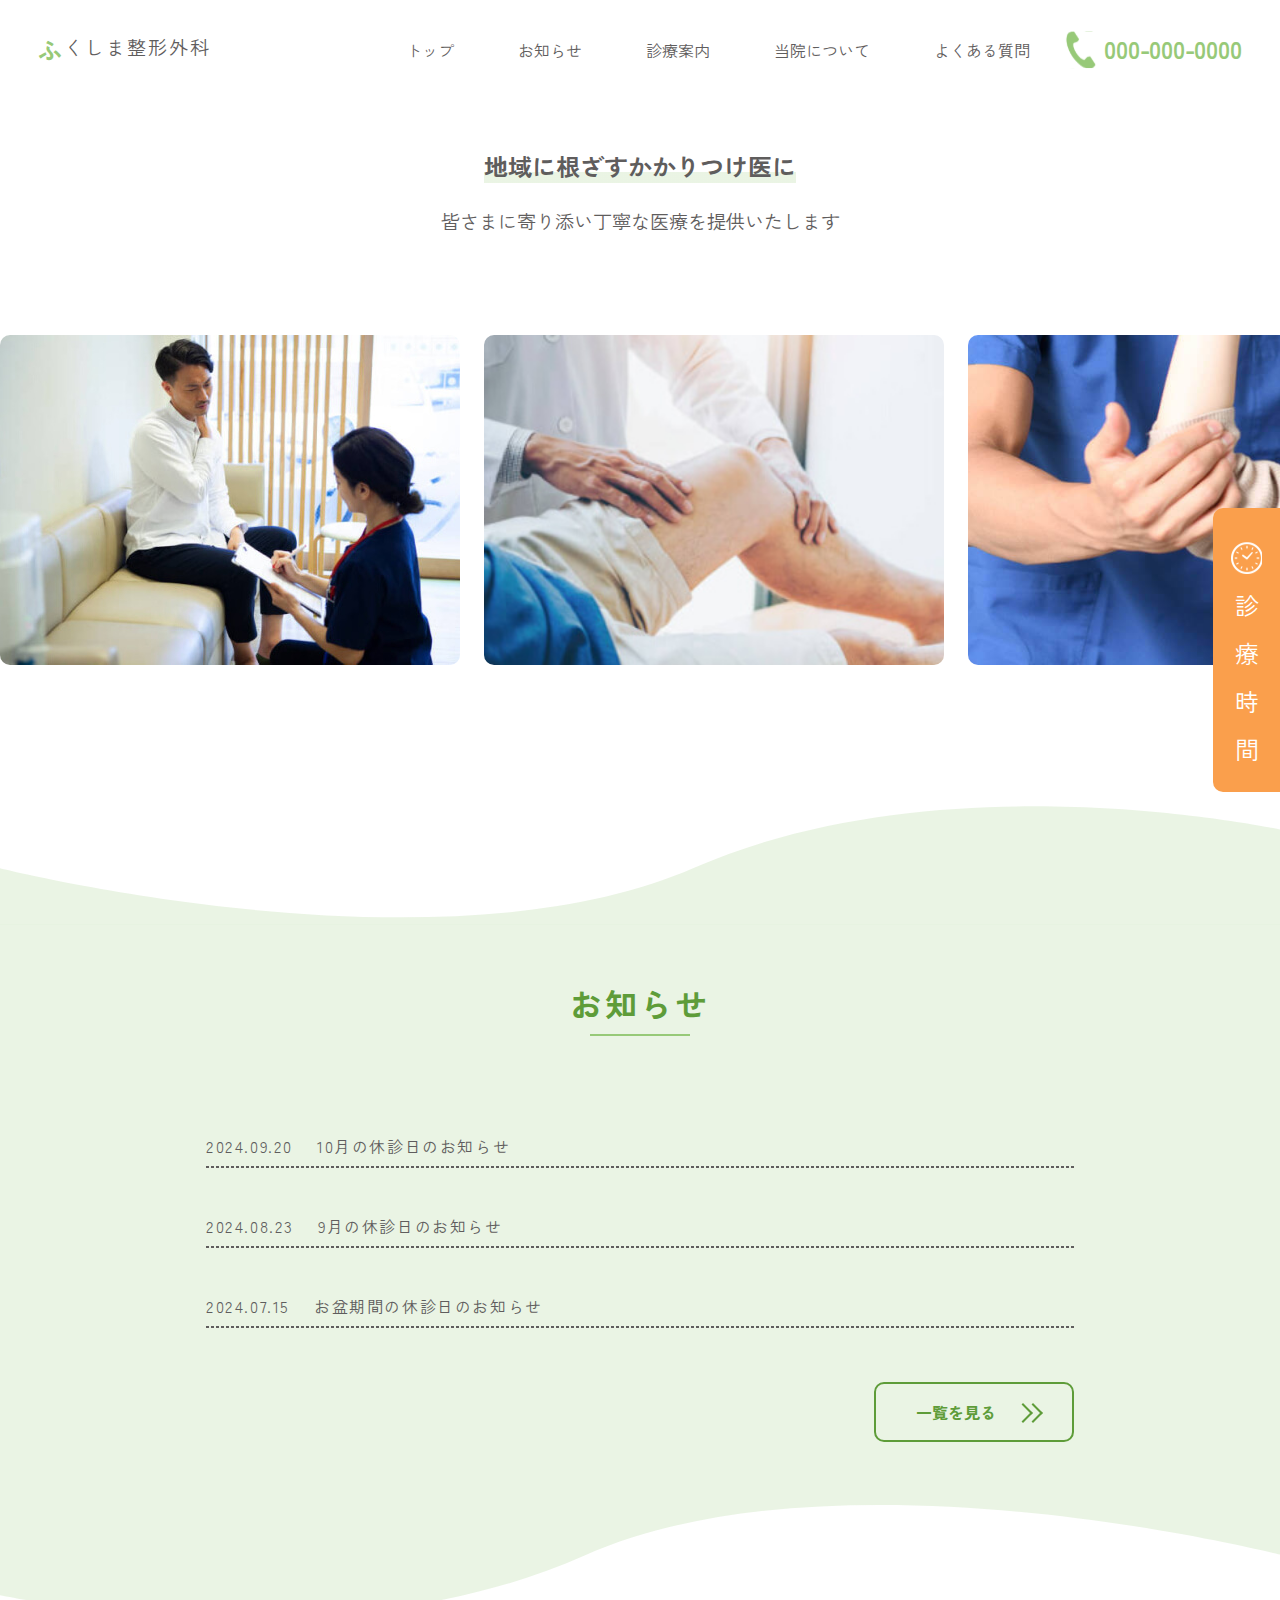
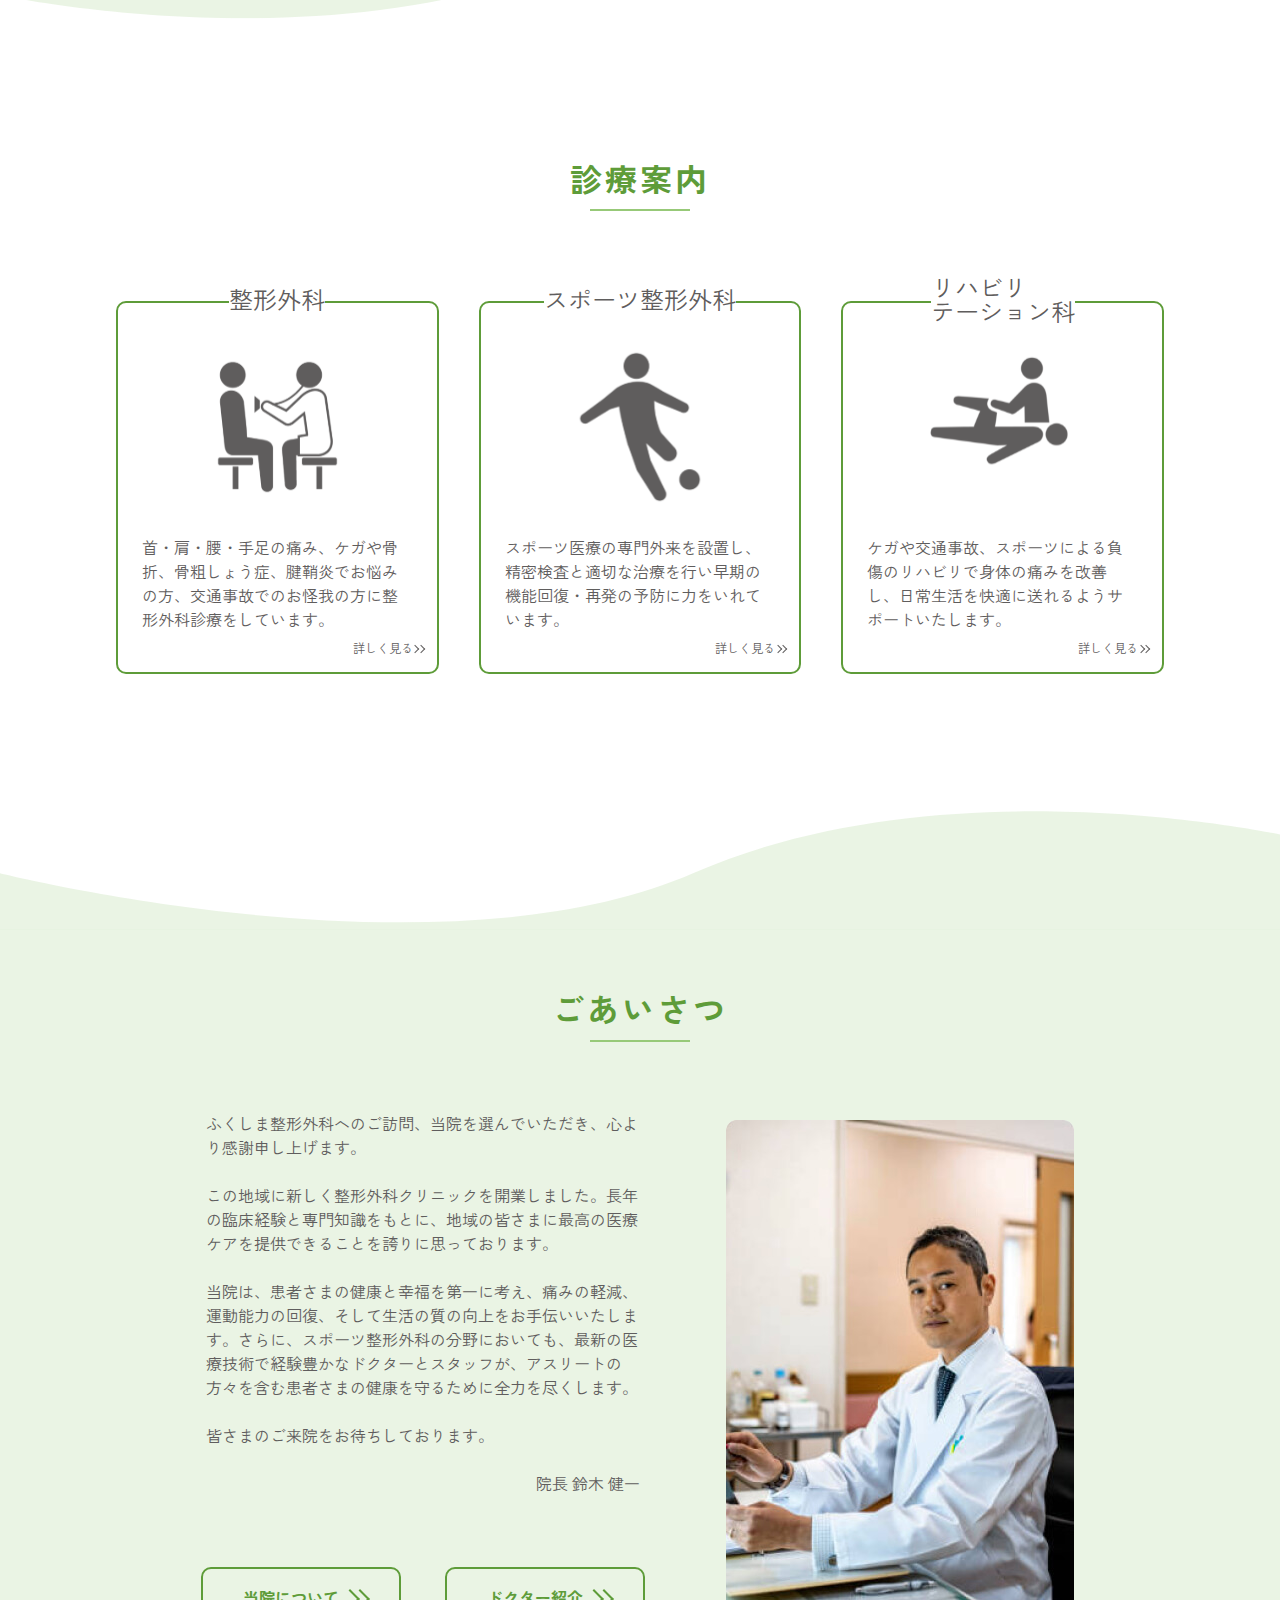
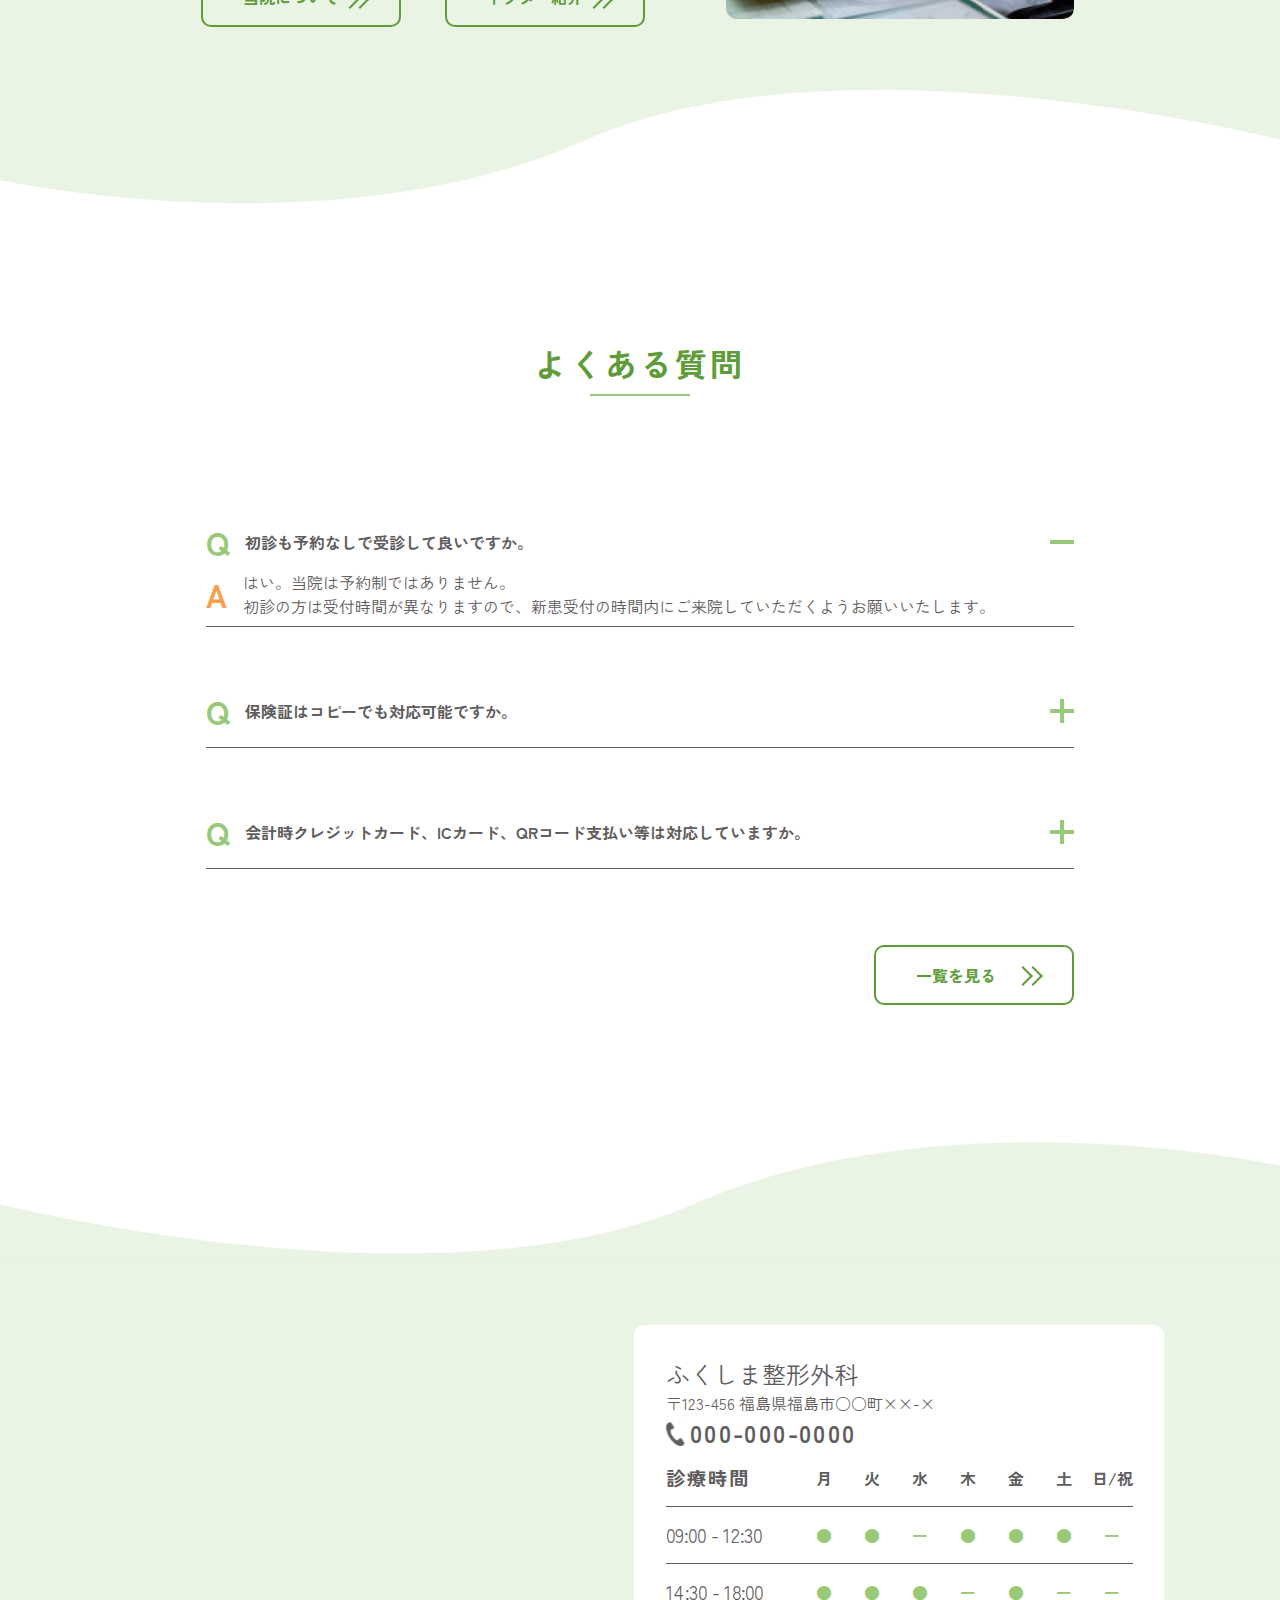
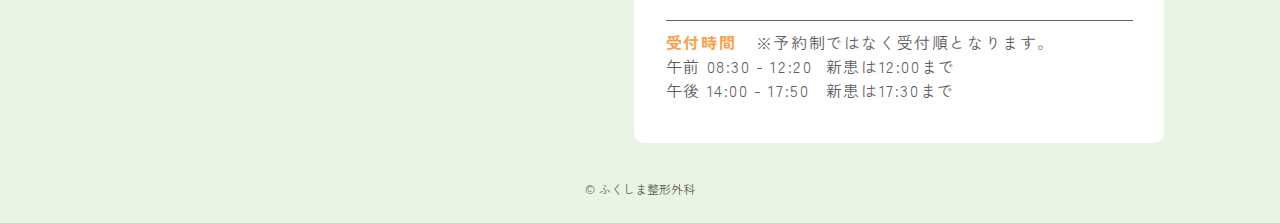
<file: index.html>
<!DOCTYPE html>
<html lang="ja">
  <head>
    <meta charset="utf-8" />
    <meta name="viewport" content="width=device-width,initial-scale=1" />
    <title>ふくしま整形外科</title>
    <meta name="description" content="ページの説明" />
    <meta name="format-detection" content="telephone=no" />

    <link rel="icon" href="/img/favicon.ico" type="image/png" />

    <meta name="robots" content="noindex" />
    <meta property="og:site_name" content="ふくしま整形外科" />
    <meta property="og:url" content="URL" />
    <meta property="og:type" content="website" />
    <meta property="og:title" content="ふくしま整形外科" />
    <meta property="og:description" content="ページの説明" />
    <meta property="og:image" content="URL" />
    <meta property="og:locale" content="ja_JP" />
    <meta property="fb:app_id" content="AppID" />
    <meta name="twitter:card" content="summary_large_image or summary" />
    <meta name="twitter:site" content="@twitter_id" />
    <meta name="twitter:description" content="ページの説明" />
    <meta name="twitter:image:src" content="URL" />

    <!-- google fonts -->
    <link rel="preconnect" href="https://fonts.googleapis.com" />
    <link rel="preconnect" href="https://fonts.gstatic.com" crossorigin />
    <link
      href="https://fonts.googleapis.com/css2?family=Zen+Kaku+Gothic+New:wght@400;500;700&display=swap"
      rel="stylesheet"
    />

    <!-- css -->
    <link rel="stylesheet" href="css/reset.css" />
    <link
      rel="stylesheet"
      href="https://cdn.jsdelivr.net/npm/swiper@8/swiper-bundle.min.css"
    />
    <link rel="stylesheet" href="css/style.css" />

  </head>

  <body class="js_body" id="top">
    <header class="l_header">
      <div class="l_header-inner">
        <h1 class="l_header-logo">
          <a href="index.html" class="l_header-logo_link"
            ><span class="u_accent">ふ</span>くしま<br
              class="u_logo-br"
            />整形外科</a
          >
        </h1>

        <ul class="m_sp_nav-list">
          <li class="m_sp_nav-item time js_modalOpen" data-modal-target="modal">
            <a href="" class="">
              <span class="m_sp_nav-item__title">診療時間</span>
              <div class="m_sp_nav-item_img-wrapper">
                <img
                  src="img/sp_時計.svg"
                  alt=""
                  class="m_sp_nav-item_img"
                  width="20"
                  height="20"
                />
              </div>
            </a>
          </li>

          <li class="m_sp_nav-item tel">
            <a href="tel:0000000000" class="">
              <span class="m_sp_nav-item__title tel">お問い合わせ</span>
              <div class="m_sp_nav-item_img-wrapper">
                <img
                  src="img/sp_電話.svg"
                  alt=""
                  class="m_sp_nav-item_img"
                  width="20"
                  height="21"
                />
              </div>
            </a>
          </li>

          <li class="m_sp_nav-item ham">
            <button class="m_hamburger js_hamburger">
              <span class="m_hamburger_bar"></span>
              <span class="m_hamburger_bar"></span>
              <span class="m_hamburger_bar"></span>
            </button>
          </li>
        </ul>

        <div class="l_header-contents">
          <nav class="l_header-nav js_nav">
            <ul class="l_header-nav_list">
              <li class="l_header-nav_item">
                <a href="#top" class="l_header-nav_link js_nav_link"
                  >トップ</a
                >
              </li>
              <li class="l_header-nav_item">
                <a href="#top_news" class="l_header-nav_link js_nav_link"
                  >お知らせ</a
                >
              </li>
              <li class="l_header-nav_item">
                <a
                  href="#top_medicalInfo"
                  class="l_header-nav_link js_nav_link"
                  >診療案内</a
                >
              </li>
              <li class="l_header-nav_item">
                <a
                  href="#top_clinicInfo"
                  class="l_header-nav_link js_nav_link"
                  >当院について</a
                >
              </li>
              <li class="l_header-nav_item">
                <a href="#top_faq" class="l_header-nav_link js_nav_link"
                  >よくある質問</a
                >
              </li>
            </ul>
          </nav>

          <div class="l_header-icon_img-wrapper">
            <a href="tel:0000000000" class="u_sp-only">
              <img
                src="img/pc_電話.svg"
                alt=""
                class="l_header-icon_img"
                width="46"
                height="45"
              />
              <span class="l_tel-number">000-000-0000</span>
            </a>
          </div>
          <!-- /.l_header-icon -->
        </div>
        <!-- /.l_header-contents -->
      </div>

      <div class="l_header-info u_sp-only js_info">
        <p class="l_header-info_title">診療時間</p>

        <div class="m_info__pc header">
          <table class="m_info-table">
            <tr class="m_info-table_week__tr">
              <th class="m_info-table_week__th">診療時間</th>
              <td class="m_info-table_week__td">月</td>
              <td class="m_info-table_week__td">火</td>
              <td class="m_info-table_week__td">水</td>
              <td class="m_info-table_week__td">木</td>
              <td class="m_info-table_week__td">金</td>
              <td class="m_info-table_week__td">土</td>
              <td class="m_info-table_week__td">日/祝</td>
            </tr>
            <tr class="m_info-table_time__tr">
              <th class="m_info-table_time__th">09:00 - 12:30</th>
              <td class="m_info-table_time__td">●</td>
              <td class="m_info-table_time__td">●</td>
              <td class="m_info-table_time__td">ー</td>
              <td class="m_info-table_time__td">●</td>
              <td class="m_info-table_time__td">●</td>
              <td class="m_info-table_time__td">●</td>
              <td class="m_info-table_time__td">ー</td>
            </tr>
            <tr class="m_info-table_time__tr">
              <th class="m_info-table_time__th">14:30 - 18:00</th>
              <td class="m_info-table_time__td">●</td>
              <td class="m_info-table_time__td">●</td>
              <td class="m_info-table_time__td">●</td>
              <td class="m_info-table_time__td">ー</td>
              <td class="m_info-table_time__td">●</td>
              <td class="m_info-table_time__td">ー</td>
              <td class="m_info-table_time__td">ー</td>
            </tr>
          </table>

          <dl class="m_rp">
            <dt class="m_rp-hd">受付時間</dt>
            <dd class="m_rp-note">※予約制ではなく受付順となります。</dd>
            <dt class="m_rp_time">午前 08:30 - 12:20</dt>
            <dd class="m_rp_new">新患は12:00まで</dd>
            <dt class="m_rp_time">午後 14:00 - 17:50</dt>
            <dd class="m_rp_new">新患は17:30まで</dd>
          </dl>
        </div>
        <!-- /.m_info -->
      </div>
      <!-- /.l_header-info -->
    </header>

    <div class="top_kv-txts">
      <p class="top_kv-txts_copy">地域に根ざすかかりつけ医に</p>
      <p class="top_kv-txts_copy__sub">
        皆さまに寄り添い丁寧な医療を提供いたします
      </p>
    </div>
    <!-- /.top_kv-txts -->

    <div class="top_kv-slide swiper">
      <ul class="top_kv-slide_list swiper-wrapper">
        <li class="top_kv-slide_item swiper-slide">
          <div class="top_kv-img_wrapper">
            <img
              src="img/KV1.jpg"
              alt="院内の写真"
              class="top_kv-img"
              width="490"
              height="330"
            />
          </div>
          <!-- /.top_kv-slide -->
        </li>
        <li class="top_kv-slide_item swiper-slide">
          <div class="top_kv-img_wrapper">
            <img
              src="img/KV2.jpg"
              alt="院内の写真"
              class="top_kv-img"
              width="495"
              height="330"
            />
          </div>
          <!-- /.top_kv-slide -->
        </li>
        <li class="top_kv-slide_item swiper-slide">
          <div class="top_kv-img_wrapper">
            <img
              src="img/KV3.jpg"
              alt="院内の写真"
              class="top_kv-img"
              width="334"
              height="330"
            />
          </div>
        </li>
        <li class="top_kv-slide_item swiper-slide">
          <div class="top_kv-img_wrapper">
            <img
              src="img/KV4.jpg"
              alt="院内の写真"
              class="top_kv-img"
              width="612"
              height="408"
            />
          </div>
          <!-- /.top_kv-slide -->
        </li>
        <li class="top_kv-slide_item swiper-slide">
          <div class="top_kv-img_wrapper">
            <img
              src="img/KV5.jpg"
              alt="院内の写真"
              class="top_kv-img"
              width="612"
              height="408"
            />
          </div>
          <!-- /.top_kv-slide -->
        </li>
      </ul>
    </div>

    <main class="top_main">
      <section class="top_news" id="top_news">
        <div class="l_contents">
          <svg
            class="m_bg-top"
            viewBox="0 0 1366 127"
            fill="none"
            xmlns="http://www.w3.org/2000/svg"
          >
            <path
              d="M1371 26.6967C1371 26.6967 1011.65 -52.4676 740.884 66.5C470.115 185.468 -1.96951 66.5 -1.96951 66.5V126.647H1371V26.6967Z"
              fill="#97C978"
              fill-opacity="0.2"
            />
          </svg>

          <div class="m_section-inner bg">
            <h2 class="m_section-title bg">お知らせ</h2>
            <div class="l_container-sm">
              <article class="m_article-list">
                <a href="news05.html" class="m_article-item">
                  <div class="m_article-item_meta">
                    <time class="m_article-item_date" datetime="2024-9-20">
                      2024.09.20
                    </time>
                    <span class="m_article-item_txt">
                      10月の休診日のお知らせ
                    </span>
                  </div>
                </a>
              </article>
              <article class="m_article-list">
                <a href="news04.html" class="m_article-item">
                  <div class="m_article-item_meta">
                    <time class="m_article-item_date" datetime="2024-08-23">
                      2024.08.23
                    </time>
                    <span class="m_article-item_txt">
                      9月の休診日のお知らせ
                    </span>
                  </div>
                </a>
              </article>
              <article class="m_article-list">
                <a href="news03.html" class="m_article-item">
                  <div class="m_article-item_meta">
                    <time class="m_article-item_date" datetime="2024-07-15"
                      >2024.07.15</time
                    >
                    <span class="m_article-item_txt"
                      >お盆期間の休診日のお知らせ</span
                    >
                  </div>
                </a>
              </article>

              <div class="m_btn-wrapper">
                <a href="news.html" class="m_btn"> 一覧を見る </a>
              </div>
              <!-- /.m_btn-wrapper -->
            </div>
            <!-- /.l_container-sm -->
          </div>
          <!-- /.m_section-inner -->

          <svg
            class="m_bg-bottom"
            viewBox="0 0 1366 129"
            fill="none"
            xmlns="http://www.w3.org/2000/svg"
          >
            <path
              d="M-9 102.544C-9 102.544 351.925 183.354 623.882 61.9129C895.84 -59.5278 1370 61.9129 1370 61.9129V0.515314H-9V102.544Z"
              fill="#97C978"
              fill-opacity="0.2"
            />
          </svg>
        </div>
      </section>

      <section class="top_medicalInfo" id="top_medicalInfo">
        <div class="l_contents">
          <div class="m_section-inner">
            <h2 class="m_section-title">診療案内</h2>
            <div class="l_container">
              <ul class="top_medicalInfo-list">
                <li class="top_medicalInfo-item">
                  <a href="medicalInfo.html#ort" class="top_medicalInfo-link">
                    <h3 class="top_medicalInfo-item_title">整形外科</h3>
                    <div class="top_medicalInfo-item_img-wrapper">
                      <img
                        src="img/診察.svg"
                        alt="診察"
                        class="top_medicalInfo-item_img"
                        width="322"
                        height="335"
                      />
                    </div>
                    <p class="top_medicalInfo-item_desc">
                      首・肩・腰・手足の痛み、ケガや骨折、骨粗しょう症、腱鞘炎でお悩みの方、交通事故でのお怪我の方に整形外科診療をしています。
                    </p>
                    <p class="top_medicalInfo-more">詳しく見る</p>
                  </a>
                </li>
                <li class="top_medicalInfo-item">
                  <a
                    href="medicalInfo.html#sportOrt"
                    class="top_medicalInfo-link"
                  >
                    <h3 class="top_medicalInfo-item_title">スポーツ整形外科</h3>
                    <div class="top_medicalInfo-item_img-wrapper">
                      <img
                        src="img/スポーツ.svg"
                        alt="スポーツ整形外科"
                        class="top_medicalInfo-item_img"
                        width="315"
                        height="360"
                      />
                    </div>
                    <p class="top_medicalInfo-item_desc">
                      スポーツ医療の専門外来を設置し、精密検査と適切な治療を行い早期の機能回復・再発の予防に力をいれています。
                    </p>
                    <p class="top_medicalInfo-more">詳しく見る</p>
                  </a>
                </li>
                <li class="top_medicalInfo-item">
                  <a href="medicalInfo.html#rh" class="top_medicalInfo-link">
                    <h3 class="top_medicalInfo-item_title">
                      リハビリ<br />テーション科
                    </h3>
                    <div class="top_medicalInfo-item_img-wrapper rh">
                      <img
                        src="img/リハビリ.svg"
                        alt="リハビリテーション科"
                        class="top_medicalInfo-item_img"
                        width="394"
                        height="298"
                      />
                    </div>
                    <p class="top_medicalInfo-item_desc">
                      ケガや交通事故、スポーツによる負傷のリハビリで身体の痛みを改善し、日常生活を快適に送れるようサポートいたします。
                    </p>
                    <p class="top_medicalInfo-more">詳しく見る</p>
                  </a>
                </li>
              </ul>
            </div>
            <!-- /.l_container -->
          </div>
          <!-- /.m_section-inner -->
        </div>
        <!-- /.l_contents -->
      </section>

      <section class="top_clinicInfo" id="top_clinicInfo">
        <div class="l_contents">
          <svg
            class="m_bg-top"
            viewBox="0 0 1366 127"
            fill="none"
            xmlns="http://www.w3.org/2000/svg"
          >
            <path
              d="M1371 26.6967C1371 26.6967 1011.65 -52.4676 740.884 66.5C470.115 185.468 -1.96951 66.5 -1.96951 66.5V126.647H1371V26.6967Z"
              fill="#97C978"
              fill-opacity="0.2"
            />
          </svg>

          <div class="m_section-inner bg">
            <h2 class="m_section-title">ごあいさつ</h2>
            <div class="l_container-sm">
              <div class="top_clinicInfo-contents">
                <div class="top_clinicInfo-img_wrapper">
                  <img
                    src="img/dr_top.jpg"
                    alt="医師写真"
                    class="top_clinicInfo-img"
                    width="348"
                    height="449"
                  />
                </div>
                <!-- /.top_clinicInfo-img_wrapper -->
                <div class="top_clinicInfo-inner">
                  <p class="top_clinicInfo-txt">
                    ふくしま整形外科へのご訪問、当院を選んでいただき、心より感謝申し上げます。<br />
                    <br />
                    この地域に新しく整形外科クリニックを開業しました。長年の臨床経験と専門知識をもとに、地域の皆さまに最高の医療ケアを提供できることを誇りに思っております。<br />
                    <br />
                    当院は、患者さまの健康と幸福を第一に考え、痛みの軽減、運動能力の回復、そして生活の質の向上をお手伝いいたします。さらに、スポーツ整形外科の分野においても、最新の医療技術で経験豊かなドクターとスタッフが、アスリートの方々を含む患者さまの健康を守るために全力を尽くします。<br />
                    <br />
                    皆さまのご来院をお待ちしております。
                    <br />
                    <br />
                  </p>
                  <p class="top_clinicInfo-txt_name">院長 鈴木 健一</p>
                  <div class="top_clinicInfo-btn_wrap">
                    <div class="m_btn-wrapper clinicInfo">
                      <a
                        href="clinicInfo.html#about"
                        class="m_btn m_btn-clinicInfo"
                      >
                        当院について
                      </a>
                    </div>
                    <div class="m_btn-wrapper clinicInfo">
                      <a
                        href="clinicInfo.html#clinicInfoDr"
                        class="m_btn m_btn-clinicInfo"
                      >
                        ドクター紹介
                      </a>
                    </div>
                  </div>
                </div>
                <!-- /.top_clinicInfo-innner -->
              </div>
              <!-- /."top_clinicInfo-contents -->
            </div>
            <!-- /.l_container-sm -->
          </div>
          <!-- /.m_section-inner -->

          <svg
            class="m_bg-bottom"
            viewBox="0 0 1366 129"
            fill="none"
            xmlns="http://www.w3.org/2000/svg"
          >
            <path
              d="M-9 102.544C-9 102.544 351.925 183.354 623.882 61.9129C895.84 -59.5278 1370 61.9129 1370 61.9129V0.515314H-9V102.544Z"
              fill="#97C978"
              fill-opacity="0.2"
            />
          </svg>
        </div>
        <!-- /.l_contents -->
      </section>

      <section class="top_faq" id="top_faq">
        <div class="l_contents">
          <div class="m_section-inner">
            <h2 class="m_section-title">よくある質問</h2>
            <div class="l_container-sm">
              <div class="m_faq_body">
                <ul class="m_faq-question">
                  <li class="m_faq_box">
                    <button class="m_faq_content js_faq is-active">
                      <span class="m_faq-question_tag"> Q </span>
                      <p class="m_faq-question_txt">
                        初診も予約なしで受診して良いですか。
                      </p>
                      <div class="m_faq-question_cross"></div>
                      <!-- /.m_faq_mark -->
                    </button>
                    <div class="m_faq-answer js_faq-a is-open">
                      <span class="m_faq-answer_tag"> A </span>
                      <p class="m_faq-answer_txt">
                        はい。当院は予約制ではありません。<br />
                        初診の方は受付時間が異なりますので、新患受付の時間内にご来院していただくようお願いいたします。
                      </p>
                    </div>
                  </li>
                  <li class="m_faq_box">
                    <button class="m_faq_content js_faq">
                      <span class="m_faq-question_tag"> Q </span>
                      <p class="m_faq-question_txt">
                        保険証はコピーでも対応可能ですか。
                      </p>
                      <div class="m_faq-question_cross"></div>
                      <!-- /.m_faq_mark -->
                    </button>
                    <div class="m_faq-answer js_faq-a">
                      <span class="m_faq-answer_tag"> A </span>
                      <p class="m_faq-answer_txt">
                        保険診療は、コピーした保険証での対応はできかねます。
                        必ず原本をお持ちください。
                      </p>
                    </div>
                  </li>
                  <li class="m_faq_box">
                    <button class="m_faq_content js_faq">
                      <span class="m_faq-question_tag"> Q </span>
                      <p class="m_faq-question_txt">
                        会計時クレジットカード、ICカード、QRコード支払い等は対応していますか。
                      </p>
                      <div class="m_faq-question_cross"></div>
                      <!-- /.m_faq_mark -->
                    </button>
                    <div class="m_faq-answer js_faq-a">
                      <span class="m_faq-answer_tag"> A </span>
                      <p class="m_faq-answer_txt">
                        当クレジットカードやキャッシュレスでのお支払いはできません。<br />
                        現金のみでのお支払いとなりますので、予めご了承ください。
                      </p>
                    </div>
                  </li>
                </ul>
              </div>
              <!-- /.m_faq_body -->

              <div class="m_btn-wrapper">
                <a href="faq.html" class="m_btn"> 一覧を見る </a>
              </div>
              <!-- /.m_btn-wrapper -->
            </div>
            <!-- /.l_container-sm -->
          </div>
          <!-- /.m_section-inner -->
        </div>
        <!-- /.l_contents -->
      </section>
    </main>

    <footer class="l_footer">
      <div class="l_contents">
        <svg
          class="m_bg-top"
          viewBox="0 0 1366 127"
          fill="none"
          xmlns="http://www.w3.org/2000/svg"
        >
          <path
            d="M1371 26.6967C1371 26.6967 1011.65 -52.4676 740.884 66.5C470.115 185.468 -1.96951 66.5 -1.96951 66.5V126.647H1371V26.6967Z"
            fill="#97C978"
            fill-opacity="0.2"
          />
        </svg>

        <div class="l_footer_contents">
          <div class="l_container">
            <div class="l_footer-inner">
              <div class="m_access-map">
                <iframe
                  src="https://www.google.com/maps/embed?pb=!1m14!1m8!1m3!1d3154.7048437836393!2d140.4682317!3d37.7500681!3m2!1i1024!2i768!4f13.1!3m3!1m2!1s0x5f8a85cad26487f5%3A0x344387912e394d27!2z56aP5bO255yM5bqB!5e0!3m2!1sja!2sjp!4v1695648962809!5m2!1sja!2sjp"
                  class="m_access-map_iframe"
                  width="600"
                  height="450"
                  style="border: 0"
                  allowfullscreen=""
                  loading="lazy"
                  referrerpolicy="no-referrer-when-downgrade"
                ></iframe>
              </div>
              <!-- /.m_access-map -->

              <div class="l_footer-wrap">
                <p class="l_footer-clName">ふくしま整形外科</p>
                <p class="l_footer-address">〒123-456 福島県福島市○○町××-×</p>
                <p class="l_footer-tel">000-000-0000</p>

                <div class="l_footer-info" id="info">
                  <div class="m_info">
                    <table class="m_info-table">
                      <tr class="m_info-table_week__tr">
                        <th class="m_info-table_week__th">診療時間</th>
                        <td class="m_info-table_week__td">月</td>
                        <td class="m_info-table_week__td">火</td>
                        <td class="m_info-table_week__td">水</td>
                        <td class="m_info-table_week__td">木</td>
                        <td class="m_info-table_week__td">金</td>
                        <td class="m_info-table_week__td">土</td>
                        <td class="m_info-table_week__td">日/祝</td>
                      </tr>
                      <tr class="m_info-table_time__tr">
                        <th class="m_info-table_time__th">09:00 - 12:30</th>
                        <td class="m_info-table_time__td">●</td>
                        <td class="m_info-table_time__td">●</td>
                        <td class="m_info-table_time__td">ー</td>
                        <td class="m_info-table_time__td">●</td>
                        <td class="m_info-table_time__td">●</td>
                        <td class="m_info-table_time__td">●</td>
                        <td class="m_info-table_time__td">ー</td>
                      </tr>
                      <tr class="m_info-table_time__tr">
                        <th class="m_info-table_time__th">14:30 - 18:00</th>
                        <td class="m_info-table_time__td">●</td>
                        <td class="m_info-table_time__td">●</td>
                        <td class="m_info-table_time__td">●</td>
                        <td class="m_info-table_time__td">ー</td>
                        <td class="m_info-table_time__td">●</td>
                        <td class="m_info-table_time__td">ー</td>
                        <td class="m_info-table_time__td">ー</td>
                      </tr>
                    </table>

                    <dl class="m_rp">
                      <dt class="m_rp-hd">受付時間</dt>
                      <dd class="m_rp-note">
                        ※予約制ではなく受付順となります。
                      </dd>
                      <dt class="m_rp_time">午前 08:30 - 12:20</dt>
                      <dd class="m_rp_new">新患は12:00まで</dd>
                      <dt class="m_rp_time">午後 14:00 - 17:50</dt>
                      <dd class="m_rp_new">新患は17:30まで</dd>
                    </dl>
                  </div>
                  <!-- /.m_info -->
                </div>
                <!-- /.l_footer_info -->
              </div>
              <!-- /.m_footer-contents -->
            </div>
            <!-- /.m_footer-inner -->
          </div>
          <!-- /.l_container -->
          <p class="l_footer-copyright">
            <small class="l_footer-copyright_txt"
              >&copy; ふくしま整形外科</small
            >
          </p>
        </div>
        <!-- /.l_contents -->
      </div>
    </footer>

    <div class="m_modal js_modal" id="modal">
      <div class="m_modal-inner">
        <div class="m_modal-contents">
          <div class="m_info__modal m_modal_info__sp">
            <table class="m_info-table">
              <tr class="m_info-table_week__tr">
                <th class="m_info-table_week__th">診療時間</th>
                <td class="m_info-table_week__td">月</td>
                <td class="m_info-table_week__td">火</td>
                <td class="m_info-table_week__td">水</td>
                <td class="m_info-table_week__td">木</td>
                <td class="m_info-table_week__td">金</td>
                <td class="m_info-table_week__td">土</td>
                <td class="m_info-table_week__td">日/祝</td>
              </tr>
              <tr class="m_info-table_time__tr">
                <th class="m_info-table_time__th">09:00 - 12:30</th>
                <td class="m_info-table_time__td">●</td>
                <td class="m_info-table_time__td">●</td>
                <td class="m_info-table_time__td">ー</td>
                <td class="m_info-table_time__td">●</td>
                <td class="m_info-table_time__td">●</td>
                <td class="m_info-table_time__td">●</td>
                <td class="m_info-table_time__td">ー</td>
              </tr>
              <tr class="m_info-table_time__tr">
                <th class="m_info-table_time__th">14:30 - 18:00</th>
                <td class="m_info-table_time__td">●</td>
                <td class="m_info-table_time__td">●</td>
                <td class="m_info-table_time__td">●</td>
                <td class="m_info-table_time__td">ー</td>
                <td class="m_info-table_time__td">●</td>
                <td class="m_info-table_time__td">ー</td>
                <td class="m_info-table_time__td">ー</td>
              </tr>
            </table>

            <dl class="m_rp">
              <dt class="m_rp-hd">受付時間</dt>
              <dd class="m_rp-note">※予約制ではなく受付順となります。</dd>
              <dt class="m_rp_time">午前 08:30 - 12:20</dt>
              <dd class="m_rp_new">新患は12:00まで</dd>
              <dt class="m_rp_time">午後 14:00 - 17:50</dt>
              <dd class="m_rp_new">新患は17:30まで</dd>
            </dl>
          </div>
          <!-- /.m_info__modal -->
        </div>
        <!-- /.m_modal_contents -->
      </div>
      <!-- /.m_modal_inner -->
    </div>
    <!-- /.m_modal -->

    <div class="m_page-top">
      <p class="m_page-top_link">
        <span class="u_fz">トップ</span><br />へ戻る
      </p>
    </div>



    <!-- js -->

    <script
      src="https://code.jquery.com/jquery-3.7.1.min.js"
      integrity="sha256-/JqT3SQfawRcv/BIHPThkBvs0OEvtFFmqPF/lYI/Cxo="
      crossorigin="anonymous"
    ></script>
    <script src="https://cdn.jsdelivr.net/npm/swiper@8/swiper-bundle.min.js"></script>
    <script src="https://cdnjs.cloudflare.com/ajax/libs/gsap/3.11.3/gsap.min.js"></script>
    <script src="js/main.js" defer></script>
  </body>
</html>
</file>
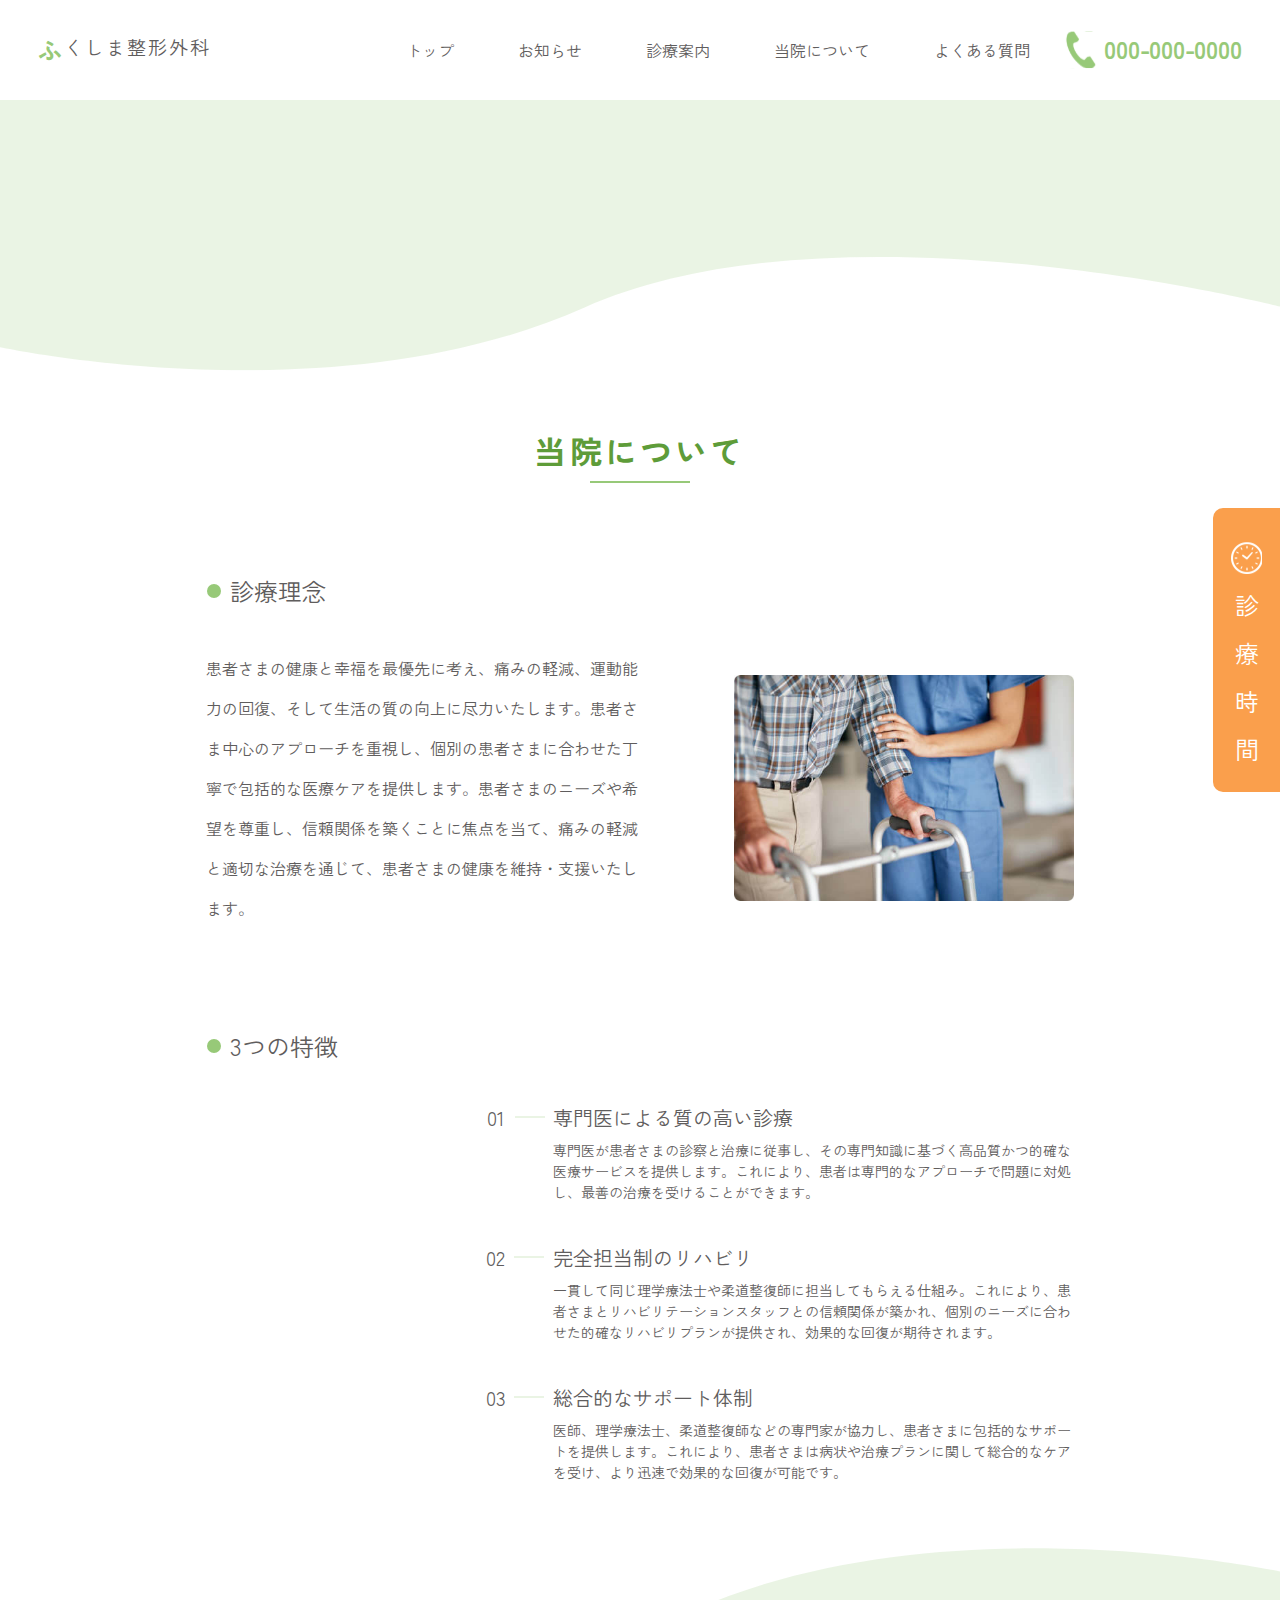
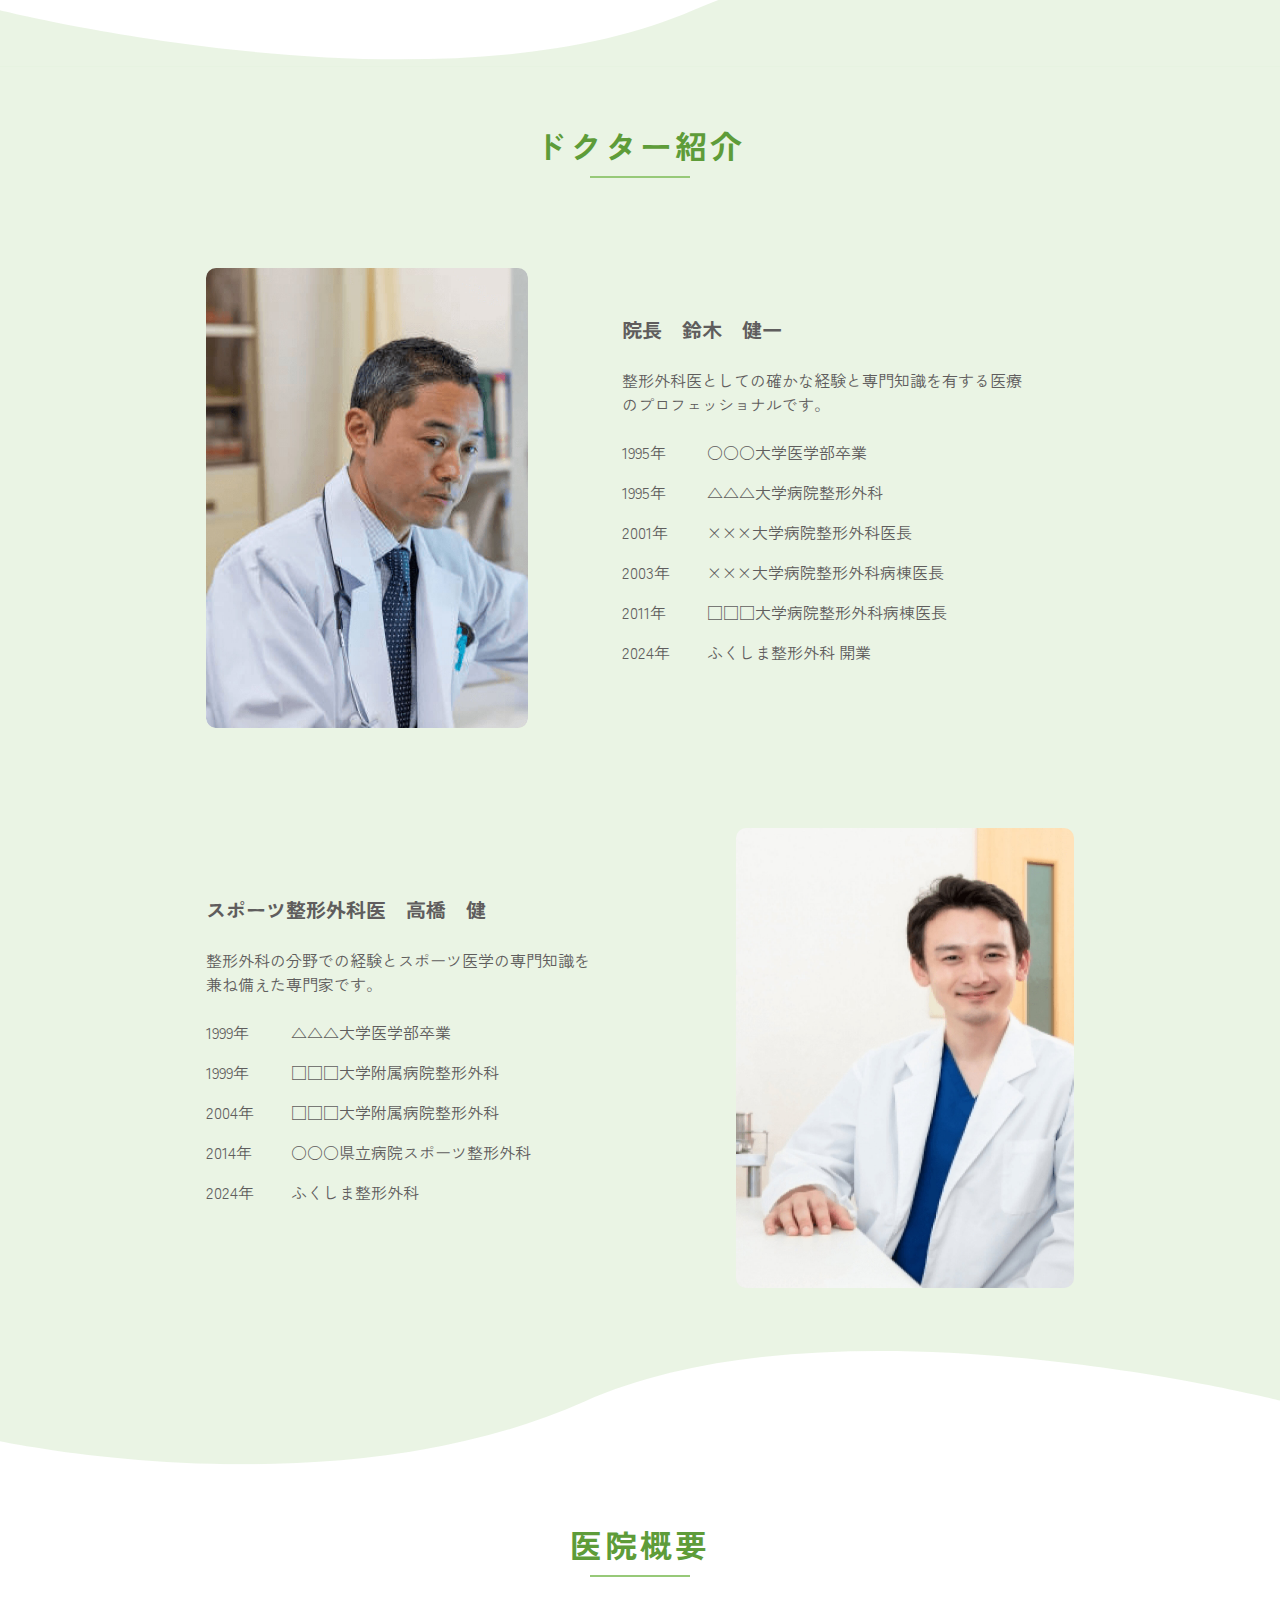
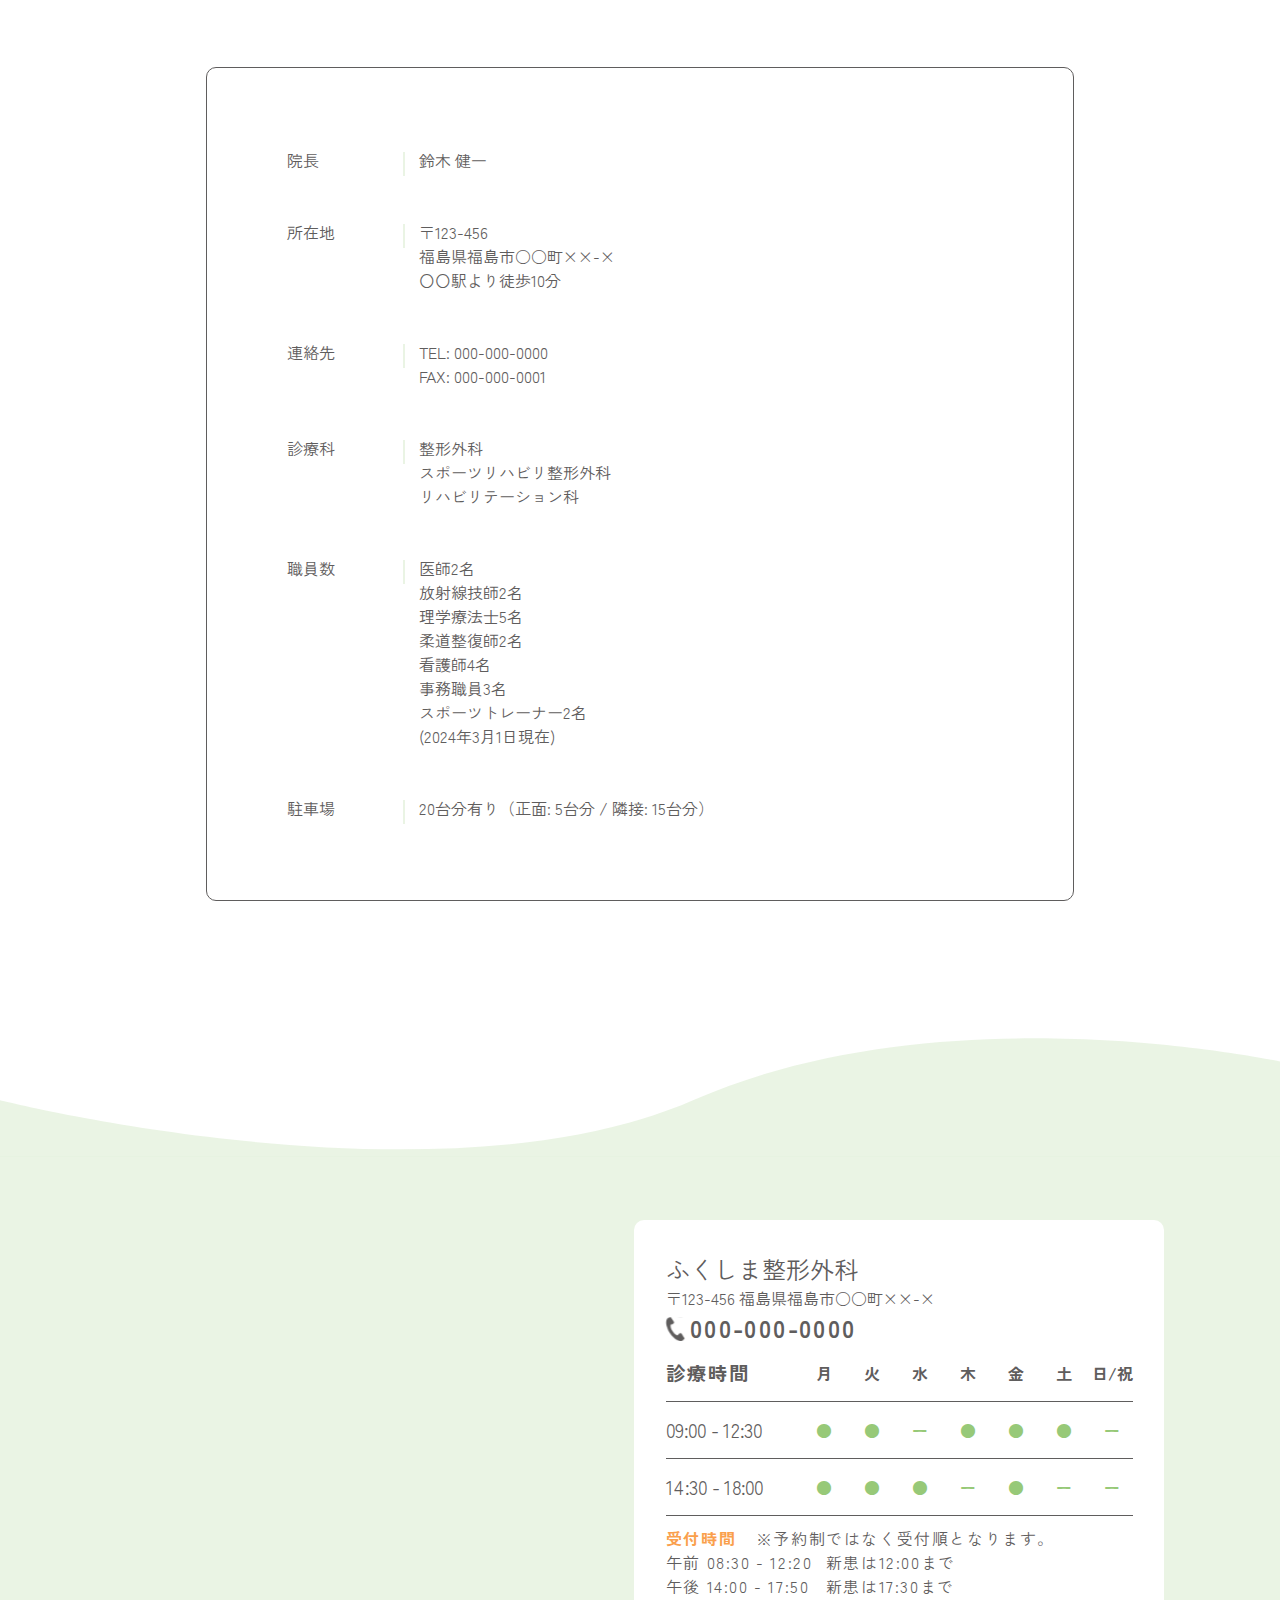
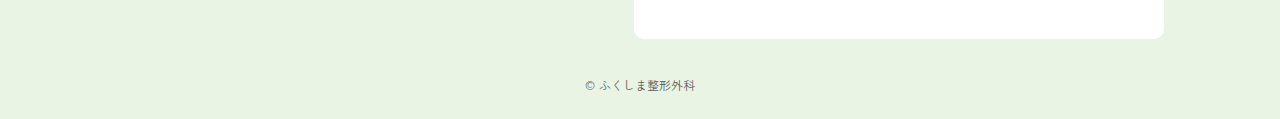
<file: clinicInfo.html>
<!DOCTYPE html>
<html lang="ja">
  <head>
    <meta charset="utf-8" />
    <meta name="viewport" content="width=device-width,initial-scale=1" />
    <title>ふくしま整形外科</title>
    <meta name="description" content="ページの説明" />
    <meta name="format-detection" content="telephone=no" />

    <link rel="icon" href="/img/favicon.ico" type="image/png" />

    <meta name="robots" content="noindex" />
    <meta property="og:site_name" content="ふくしま整形外科" />
    <meta property="og:url" content="URL" />
    <meta property="og:type" content="website" />
    <meta property="og:title" content="ふくしま整形外科" />
    <meta property="og:description" content="ページの説明" />
    <meta property="og:image" content="URL" />
    <meta property="og:locale" content="ja_JP" />
    <meta property="fb:app_id" content="AppID" />
    <meta name="twitter:card" content="summary_large_image or summary" />
    <meta name="twitter:site" content="@twitter_id" />
    <meta name="twitter:description" content="ページの説明" />
    <meta name="twitter:image:src" content="URL" />

    <!-- google fonts -->
    <link rel="preconnect" href="https://fonts.googleapis.com" />
    <link rel="preconnect" href="https://fonts.gstatic.com" crossorigin />
    <link
      href="https://fonts.googleapis.com/css2?family=Zen+Kaku+Gothic+New:wght@400;500;700&display=swap"
      rel="stylesheet"
    />

    <!-- css -->
    <link rel="stylesheet" href="css/reset.css" />
    <link
      rel="stylesheet"
      href="https://cdn.jsdelivr.net/npm/swiper@8/swiper-bundle.min.css"
    />
    <link rel="stylesheet" href="css/style.css" />
  </head>

  <body class="js_body" id="top">
    <header class="l_header">
      <div class="l_header-inner">
        <h1 class="l_header-logo">
          <a href="index.html" class="l_header-logo_link"
            ><span class="u_accent">ふ</span>くしま<br
              class="u_logo-br"
            />整形外科</a
          >
        </h1>

        <ul class="m_sp_nav-list">
          <li class="m_sp_nav-item time js_modalOpen" data-modal-target="modal">
            <a href="" class="">
              <span class="m_sp_nav-item__title">診療時間</span>
              <div class="m_sp_nav-item_img-wrapper">
                <img
                  src="img/sp_時計.svg"
                  alt=""
                  class="m_sp_nav-item_img"
                  width="20"
                  height="20"
                />
              </div>
            </a>
          </li>

          <li class="m_sp_nav-item tel">
            <a href="tel:0000000000" class="">
              <span class="m_sp_nav-item__title tel">お問い合わせ</span>
              <div class="m_sp_nav-item_img-wrapper">
                <img
                  src="img/sp_電話.svg"
                  alt=""
                  class="m_sp_nav-item_img"
                  width="20"
                  height="21"
                />
              </div>
            </a>
          </li>

          <li class="m_sp_nav-item ham">
            <button class="m_hamburger js_hamburger">
              <span class="m_hamburger_bar"></span>
              <span class="m_hamburger_bar"></span>
              <span class="m_hamburger_bar"></span>
            </button>
          </li>
        </ul>

        <div class="l_header-contents">
          <nav class="l_header-nav js_nav">
            <ul class="l_header-nav_list">
              <li class="l_header-nav_item">
                <a href="index.html#top" class="l_header-nav_link js_nav_link"
                  >トップ</a
                >
              </li>
              <li class="l_header-nav_item">
                <a
                  href="index.html#top_news"
                  class="l_header-nav_link js_nav_link"
                  >お知らせ</a
                >
              </li>
              <li class="l_header-nav_item">
                <a
                  href="index.html#top_medicalInfo"
                  class="l_header-nav_link js_nav_link"
                  >診療案内</a
                >
              </li>
              <li class="l_header-nav_item">
                <a
                  href="index.html#top_clinicInfo"
                  class="l_header-nav_link js_nav_link"
                  >当院について</a
                >
              </li>
              <li class="l_header-nav_item">
                <a
                  href="index.html#top_faq"
                  class="l_header-nav_link js_nav_link"
                  >よくある質問</a
                >
              </li>
            </ul>
          </nav>

          <div class="l_header-icon_img-wrapper">
            <a href="tel:0000000000" class="u_sp-only">
              <img
                src="img/pc_電話.svg"
                alt=""
                class="l_header-icon_img"
                width="46"
                height="45"
              />
              <span class="l_tel-number">000-000-0000</span>
            </a>
          </div>
          <!-- /.l_header-icon -->
        </div>
        <!-- /.l_header-contents -->
      </div>

      <div class="l_header-info u_sp-only js_info">
        <p class="l_header-info_title">診療時間</p>

        <div class="m_info__pc header">
          <table class="m_info-table">
            <tr class="m_info-table_week__tr">
              <th class="m_info-table_week__th">診療時間</th>
              <td class="m_info-table_week__td">月</td>
              <td class="m_info-table_week__td">火</td>
              <td class="m_info-table_week__td">水</td>
              <td class="m_info-table_week__td">木</td>
              <td class="m_info-table_week__td">金</td>
              <td class="m_info-table_week__td">土</td>
              <td class="m_info-table_week__td">日/祝</td>
            </tr>
            <tr class="m_info-table_time__tr">
              <th class="m_info-table_time__th">09:00 - 12:30</th>
              <td class="m_info-table_time__td">●</td>
              <td class="m_info-table_time__td">●</td>
              <td class="m_info-table_time__td">ー</td>
              <td class="m_info-table_time__td">●</td>
              <td class="m_info-table_time__td">●</td>
              <td class="m_info-table_time__td">●</td>
              <td class="m_info-table_time__td">ー</td>
            </tr>
            <tr class="m_info-table_time__tr">
              <th class="m_info-table_time__th">14:30 - 18:00</th>
              <td class="m_info-table_time__td">●</td>
              <td class="m_info-table_time__td">●</td>
              <td class="m_info-table_time__td">●</td>
              <td class="m_info-table_time__td">ー</td>
              <td class="m_info-table_time__td">●</td>
              <td class="m_info-table_time__td">ー</td>
              <td class="m_info-table_time__td">ー</td>
            </tr>
          </table>

          <dl class="m_rp">
            <dt class="m_rp-hd">受付時間</dt>
            <dd class="m_rp-note">※予約制ではなく受付順となります。</dd>
            <dt class="m_rp_time">午前 08:30 - 12:20</dt>
            <dd class="m_rp_new">新患は12:00まで</dd>
            <dt class="m_rp_time">午後 14:00 - 17:50</dt>
            <dd class="m_rp_new">新患は17:30まで</dd>
          </dl>
        </div>
        <!-- /.m_info -->
      </div>
      <!-- /.l_header-info -->
    </header>

    <main class="clinicInfo">
      <section class="clinicInfo_top" id="clinicInfo">
        <div class="m_single-bg_top"></div>
        <svg
          class="m_bg-bottom"
          viewBox="0 0 1366 129"
          fill="none"
          xmlns="http://www.w3.org/2000/svg"
        >
          <path
            d="M-9 102.544C-9 102.544 351.925 183.354 623.882 61.9129C895.84 -59.5278 1370 61.9129 1370 61.9129V0.515314H-9V102.544Z"
            fill="#97C978"
            fill-opacity="0.2"
          />
        </svg>
        <div class="m_section-inner">
          <h2 class="m_section-title">当院について</h2>
          <div class="l_container-sm">
            <div class="clinicInfo_detail">
              <h3 class="clinicInfo_detail-title">診療理念</h3>
              <div class="clinicInfo_policy">
                <p class="clinicInfo_policy-txt">
                  患者さまの健康と幸福を最優先に考え、痛みの軽減、運動能力の回復、そして生活の質の向上に尽力いたします。患者さま中心のアプローチを重視し、個別の患者さまに合わせた丁寧で包括的な医療ケアを提供します。患者さまのニーズや希望を尊重し、信頼関係を築くことに焦点を当て、痛みの軽減と適切な治療を通じて、患者さまの健康を維持・支援いたします。
                </p>
                <!-- /.clinicInfo_policy-txt -->
                <div class="clinicInfo_policy-img_wrapper">
                  <img
                    src="img/policy.jpg"
                    alt=""
                    class="clinicInfo_policy-img"
                    width="992"
                    height="660"
                  />
                </div>
                <!-- /.clinicInfo_policy-img_wrapper -->
              </div>
              <!-- /.clinicInfo_policy -->
            </div>
            <!-- /.clinicInfo_detail -->
            <div class="clinicInfo_detail">
              <h3 class="clinicInfo_detail-title">3つの特徴</h3>
              <ul class="clinicInfo_features-list">
                <li class="clinicInfo_features-item">
                  <span class="clinicInfo_features-item_num">01</span>
                  <div class="clinicInfo_features-item_txts">
                    <p class="clinicInfo_features-item_txt">
                      専門医による質の高い診療
                    </p>
                    <p class="clinicInfo_features-item_desc">
                      専門医が患者さまの診察と治療に従事し、その専門知識に基づく高品質かつ的確な医療サービスを提供します。これにより、患者は専門的なアプローチで問題に対処し、最善の治療を受けることができます。
                    </p>
                  </div>
                  <!-- /.clinicInfo_features-item_txts -->
                </li>
                <li class="clinicInfo_features-item">
                  <span class="clinicInfo_features-item_num">02</span>
                  <div class="clinicInfo_features-item_txts">
                    <p class="clinicInfo_features-item_txt">
                      完全担当制のリハビリ
                    </p>
                    <p class="clinicInfo_features-item_desc">
                      一貫して同じ理学療法士や柔道整復師に担当してもらえる仕組み。これにより、患者さまとリハビリテーションスタッフとの信頼関係が築かれ、個別のニーズに合わせた的確なリハビリプランが提供され、効果的な回復が期待されます。
                    </p>
                  </div>
                  <!-- /.clinicInfo_features-item_txts -->
                </li>
                <li class="clinicInfo_features-item">
                  <span class="clinicInfo_features-item_num">03</span>
                  <div class="clinicInfo_features-item_txts">
                    <p class="clinicInfo_features-item_txt">
                      総合的なサポート体制
                    </p>
                    <p class="clinicInfo_features-item_desc">
                      医師、理学療法士、柔道整復師などの専門家が協力し、患者さまに包括的なサポートを提供します。これにより、患者さまは病状や治療プランに関して総合的なケアを受け、より迅速で効果的な回復が可能です。
                    </p>
                  </div>
                  <!-- /.clinicInfo_features-item_txts -->
                </li>
              </ul>
              <!-- /.clinicInfo_features-list -->
            </div>
            <!-- /.clinicInfo_detail -->
          </div>
        </div>

        <svg
          class="m_bg-top"
          viewBox="0 0 1366 127"
          fill="none"
          xmlns="http://www.w3.org/2000/svg"
        >
          <path
            d="M1371 26.6967C1371 26.6967 1011.65 -52.4676 740.884 66.5C470.115 185.468 -1.96951 66.5 -1.96951 66.5V126.647H1371V26.6967Z"
            fill="#97C978"
            fill-opacity="0.2"
          />
        </svg>
      </section>

      <section class="clinicInfo_dr-top" id="clinicInfoDr">
        <div class="m_section-inner bg">
          <div class="l_container-sm">
            <h2 class="m_section-title">ドクター紹介</h2>

            <div class="clinicInfo_dr-intro">
              <div class="clinicInfo_dr-img_wrapper">
                <img
                  src="img/dr01.jpg"
                  alt="院長　鈴木健一"
                  class="clinicInfo_dr-img"
                  width="284"
                  height="408"
                />
              </div>
              <!-- /.clinicInfo_dr-img_wrapper -->
              <div class="clinicInfo_dr-career">
                <p class="clinicInfo_dr-name">院長　鈴木　健一</p>
                <p class="clinic_dr-desc">
                  整形外科医としての確かな経験と専門知識を有する医療のプロフェッショナルです。
                </p>
                <dl class="clinicInfo_dl">
                  <dt class="clinicInfo_dt">1995年</dt>
                  <dd class="clinicInfo_dd">○○○大学医学部卒業</dd>
                  <dt class="clinicInfo_dt">1995年</dt>
                  <dd class="clinicInfo_dd">△△△大学病院整形外科</dd>
                  <dt class="clinicInfo_dt">2001年</dt>
                  <dd class="clinicInfo_dd">×××大学病院整形外科医長</dd>
                  <dt class="clinicInfo_dt">2003年</dt>
                  <dd class="clinicInfo_dd">×××大学病院整形外科病棟医長</dd>
                  <dt class="clinicInfo_dt">2011年</dt>
                  <dd class="clinicInfo_dd">□□□大学病院整形外科病棟医長</dd>
                  <dt class="clinicInfo_dt">2024年</dt>
                  <dd class="clinicInfo_dd">ふくしま整形外科 開業</dd>
                </dl>
              </div>
              <!-- /.clinicInfo_dr-career -->
            </div>
            <!-- /.clinicInfo_dr-intro -->
            <div class="clinicInfo_dr-intro">
              <div class="clinicInfo_dr-img_wrapper">
                <img
                  src="img/dr02.jpg"
                  alt="スポーツ整形外科医　高橋健"
                  class="clinicInfo_dr-img"
                  width="584"
                  height="816"
                />
              </div>
              <!-- /.clinicInfo_dr-img_wrapper -->
              <div class="clinicInfo_dr-career">
                <p class="clinicInfo_dr-name">スポーツ整形外科医　高橋　健</p>
                <p class="clinic_dr-desc">
                  整形外科の分野での経験とスポーツ医学の専門知識を兼ね備えた専門家です。
                </p>
                <dl class="clinicInfo_dl">
                  <dt class="clinicInfo_dt">1999年</dt>
                  <dd class="clinicInfo_dd">△△△大学医学部卒業</dd>
                  <dt class="clinicInfo_dt">1999年</dt>
                  <dd class="clinicInfo_dd">□□□大学附属病院整形外科</dd>
                  <dt class="clinicInfo_dt">2004年</dt>
                  <dd class="clinicInfo_dd">□□□大学附属病院整形外科</dd>
                  <dt class="clinicInfo_dt">2014年</dt>
                  <dd class="clinicInfo_dd">○○○県立病院スポーツ整形外科</dd>
                  <dt class="clinicInfo_dt">2024年</dt>
                  <dd class="clinicInfo_dd">ふくしま整形外科</dd>
                </dl>
              </div>
              <!-- /.clinicInfo_dr-career -->
            </div>
            <!-- /.clinicInfo_dr-intro -->
          </div>
        </div>
        <svg
          class="m_bg-bottom"
          viewBox="0 0 1366 129"
          fill="none"
          xmlns="http://www.w3.org/2000/svg"
        >
          <path
            d="M-9 102.544C-9 102.544 351.925 183.354 623.882 61.9129C895.84 -59.5278 1370 61.9129 1370 61.9129V0.515314H-9V102.544Z"
            fill="#97C978"
            fill-opacity="0.2"
          />
        </svg>
      </section>

      <section class="clinicInfo_outline-top">
        <div class="m_section-inner">
          <h2 class="m_section-title">医院概要</h2>
          <div class="l_container-sm">
            <div class="clinicInfo_outline">
              <table class="clinicInfo_outline_table">
                <tr class="clinicInfo_outline_tr">
                  <th class="clinicInfo_outline_th">院長</th>
                  <td class="clinicInfo_outline_td">鈴木 健一</td>
                </tr>
                <tr class="clinicInfo_outline_tr">
                  <th class="clinicInfo_outline_th">所在地</th>
                  <td class="clinicInfo_outline_td">
                    〒123-456 <br />福島県福島市○○町××-× <br />
                    〇〇駅より徒歩10分<br />
                  </td>
                </tr>
                <tr class="clinicInfo_outline_tr">
                  <th class="clinicInfo_outline_th">連絡先</th>
                  <td class="clinicInfo_outline_td">
                    TEL: 000-000-0000<br />FAX: 000-000-0001
                  </td>
                </tr>
                <tr class="clinicInfo_outline_tr">
                  <th class="clinicInfo_outline_th">診療科</th>
                  <td class="clinicInfo_outline_td">
                    整形外科<br />スポーツリハビリ整形外科<br />リハビリテーション科
                  </td>
                </tr>
                <tr class="clinicInfo_outline_tr">
                  <th class="clinicInfo_outline_th">職員数</th>
                  <td class="clinicInfo_outline_td">
                    医師2名<br />
                    放射線技師2名<br />
                    理学療法士5名<br />
                    柔道整復師2名<br />
                    看護師4名<br />
                    事務職員3名<br />
                    スポーツトレーナー2名<br />
                    (2024年3月1日現在)
                  </td>
                </tr>
                <tr class="clinicInfo_outline_tr">
                  <th class="clinicInfo_outline_th">駐車場</th>
                  <td class="clinicInfo_outline_td">
                    20台分有り（正面: 5台分 / 隣接: 15台分）
                  </td>
                </tr>
              </table>
            </div>
            <!-- /.clinicInfo_outline -->
          </div>
        </div>
      </section>
    </main>

    <footer class="l_footer">
      <div class="l_contents">
        <svg
          class="m_bg-top"
          viewBox="0 0 1366 127"
          fill="none"
          xmlns="http://www.w3.org/2000/svg"
        >
          <path
            d="M1371 26.6967C1371 26.6967 1011.65 -52.4676 740.884 66.5C470.115 185.468 -1.96951 66.5 -1.96951 66.5V126.647H1371V26.6967Z"
            fill="#97C978"
            fill-opacity="0.2"
          />
        </svg>

        <div class="l_footer_contents">
          <div class="l_container">
            <div class="l_footer-inner">
              <div class="m_access-map">
                <iframe
                  src="https://www.google.com/maps/embed?pb=!1m14!1m8!1m3!1d3154.7048437836393!2d140.4682317!3d37.7500681!3m2!1i1024!2i768!4f13.1!3m3!1m2!1s0x5f8a85cad26487f5%3A0x344387912e394d27!2z56aP5bO255yM5bqB!5e0!3m2!1sja!2sjp!4v1695648962809!5m2!1sja!2sjp"
                  class="m_access-map_iframe"
                  width="600"
                  height="450"
                  style="border: 0"
                  allowfullscreen=""
                  loading="lazy"
                  referrerpolicy="no-referrer-when-downgrade"
                ></iframe>
              </div>
              <!-- /.m_access-map -->

              <div class="l_footer-wrap">
                <p class="l_footer-clName">ふくしま整形外科</p>
                <p class="l_footer-address">〒123-456 福島県福島市○○町××-×</p>
                <p class="l_footer-tel">000-000-0000</p>

                <div class="l_footer-info" id="info">
                  <div class="m_info">
                    <table class="m_info-table">
                      <tr class="m_info-table_week__tr">
                        <th class="m_info-table_week__th">診療時間</th>
                        <td class="m_info-table_week__td">月</td>
                        <td class="m_info-table_week__td">火</td>
                        <td class="m_info-table_week__td">水</td>
                        <td class="m_info-table_week__td">木</td>
                        <td class="m_info-table_week__td">金</td>
                        <td class="m_info-table_week__td">土</td>
                        <td class="m_info-table_week__td">日/祝</td>
                      </tr>
                      <tr class="m_info-table_time__tr">
                        <th class="m_info-table_time__th">09:00 - 12:30</th>
                        <td class="m_info-table_time__td">●</td>
                        <td class="m_info-table_time__td">●</td>
                        <td class="m_info-table_time__td">ー</td>
                        <td class="m_info-table_time__td">●</td>
                        <td class="m_info-table_time__td">●</td>
                        <td class="m_info-table_time__td">●</td>
                        <td class="m_info-table_time__td">ー</td>
                      </tr>
                      <tr class="m_info-table_time__tr">
                        <th class="m_info-table_time__th">14:30 - 18:00</th>
                        <td class="m_info-table_time__td">●</td>
                        <td class="m_info-table_time__td">●</td>
                        <td class="m_info-table_time__td">●</td>
                        <td class="m_info-table_time__td">ー</td>
                        <td class="m_info-table_time__td">●</td>
                        <td class="m_info-table_time__td">ー</td>
                        <td class="m_info-table_time__td">ー</td>
                      </tr>
                    </table>

                    <dl class="m_rp">
                      <dt class="m_rp-hd">受付時間</dt>
                      <dd class="m_rp-note">
                        ※予約制ではなく受付順となります。
                      </dd>
                      <dt class="m_rp_time">午前 08:30 - 12:20</dt>
                      <dd class="m_rp_new">新患は12:00まで</dd>
                      <dt class="m_rp_time">午後 14:00 - 17:50</dt>
                      <dd class="m_rp_new">新患は17:30まで</dd>
                    </dl>
                  </div>
                  <!-- /.m_info -->
                </div>
                <!-- /.l_footer_info -->
              </div>
              <!-- /.m_footer-contents -->
            </div>
            <!-- /.m_footer-inner -->
          </div>
          <!-- /.l_container -->
          <p class="l_footer-copyright">
            <small class="l_footer-copyright_txt"
              >&copy; ふくしま整形外科</small
            >
          </p>
        </div>
        <!-- /.l_contents -->
      </div>
    </footer>

    <div class="m_modal js_modal" id="modal">
      <div class="m_modal-inner">
        <div class="m_modal-contents">
          <div class="m_info__modal m_modal_info__sp">
            <table class="m_info-table">
              <tr class="m_info-table_week__tr">
                <th class="m_info-table_week__th">診療時間</th>
                <td class="m_info-table_week__td">月</td>
                <td class="m_info-table_week__td">火</td>
                <td class="m_info-table_week__td">水</td>
                <td class="m_info-table_week__td">木</td>
                <td class="m_info-table_week__td">金</td>
                <td class="m_info-table_week__td">土</td>
                <td class="m_info-table_week__td">日/祝</td>
              </tr>
              <tr class="m_info-table_time__tr">
                <th class="m_info-table_time__th">09:00 - 12:30</th>
                <td class="m_info-table_time__td">●</td>
                <td class="m_info-table_time__td">●</td>
                <td class="m_info-table_time__td">ー</td>
                <td class="m_info-table_time__td">●</td>
                <td class="m_info-table_time__td">●</td>
                <td class="m_info-table_time__td">●</td>
                <td class="m_info-table_time__td">ー</td>
              </tr>
              <tr class="m_info-table_time__tr">
                <th class="m_info-table_time__th">14:30 - 18:00</th>
                <td class="m_info-table_time__td">●</td>
                <td class="m_info-table_time__td">●</td>
                <td class="m_info-table_time__td">●</td>
                <td class="m_info-table_time__td">ー</td>
                <td class="m_info-table_time__td">●</td>
                <td class="m_info-table_time__td">ー</td>
                <td class="m_info-table_time__td">ー</td>
              </tr>
            </table>

            <dl class="m_rp">
              <dt class="m_rp-hd">受付時間</dt>
              <dd class="m_rp-note">※予約制ではなく受付順となります。</dd>
              <dt class="m_rp_time">午前 08:30 - 12:20</dt>
              <dd class="m_rp_new">新患は12:00まで</dd>
              <dt class="m_rp_time">午後 14:00 - 17:50</dt>
              <dd class="m_rp_new">新患は17:30まで</dd>
            </dl>
          </div>
          <!-- /.m_info__modal -->
        </div>
        <!-- /.m_modal_contents -->
      </div>
      <!-- /.m_modal_inner -->
    </div>
    <!-- /.m_modal -->

    <div class="m_page-top">
      <p class="m_page-top_link">
        <span class="u_fz">トップ</span><br />へ戻る
      </p>
    </div>

    <!-- js -->

    <script
      src="https://code.jquery.com/jquery-3.7.1.min.js"
      integrity="sha256-/JqT3SQfawRcv/BIHPThkBvs0OEvtFFmqPF/lYI/Cxo="
      crossorigin="anonymous"
    ></script>
    <script src="https://cdn.jsdelivr.net/npm/swiper@8/swiper-bundle.min.js"></script>
    <script src="https://cdnjs.cloudflare.com/ajax/libs/gsap/3.11.3/gsap.min.js"></script>
    <script src="js/main.js" defer></script>
  </body>
</html>
</file>
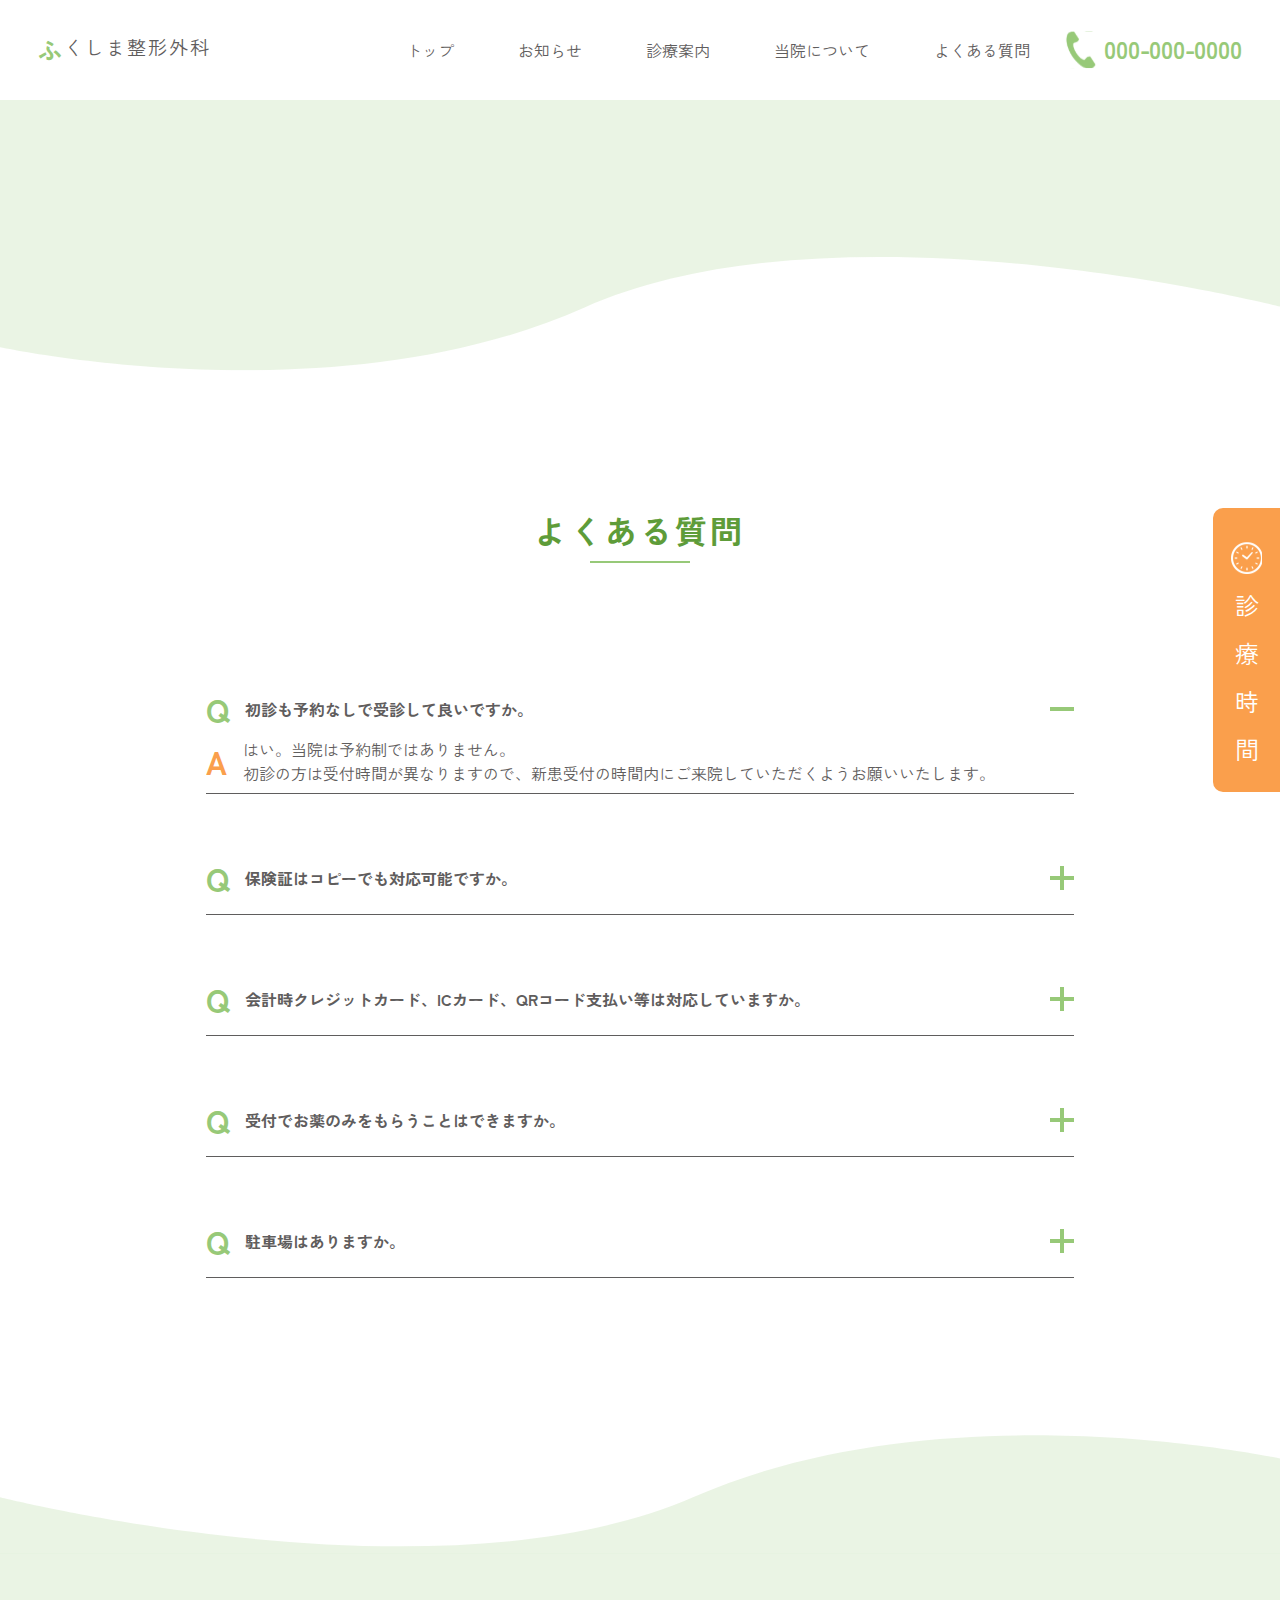
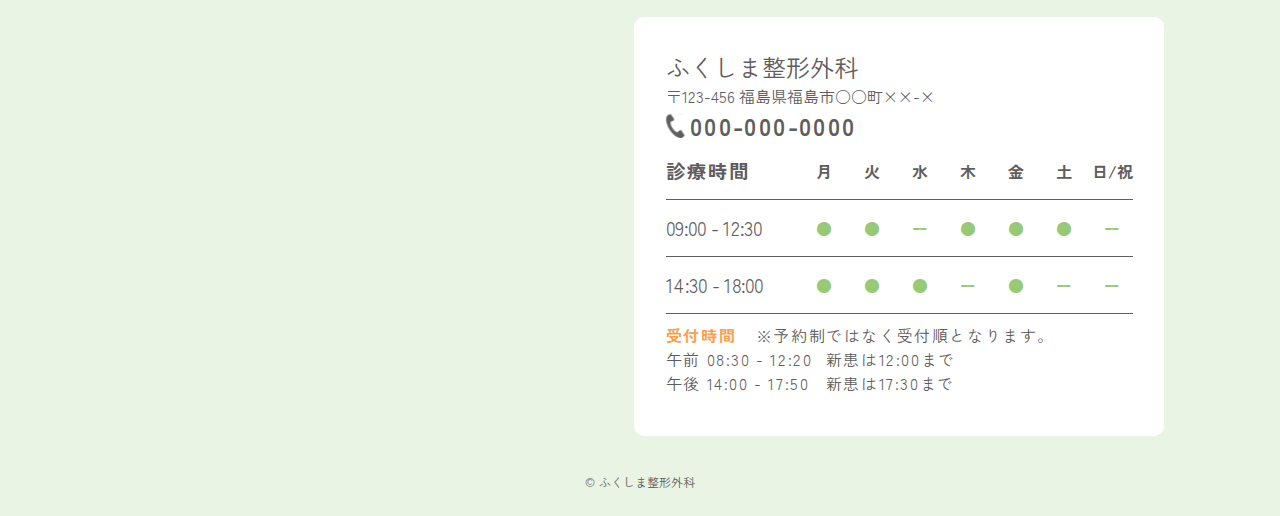
<file: faq.html>
<!DOCTYPE html>
<html lang="ja">
  <head>
    <meta charset="utf-8" />
    <meta name="viewport" content="width=device-width,initial-scale=1" />
    <title>ふくしま整形外科</title>
    <meta name="description" content="ページの説明" />
    <meta name="format-detection" content="telephone=no" />

    <link rel="icon" href="/img/favicon.ico" type="image/png" />

    <meta name="robots" content="noindex" />
    <meta property="og:site_name" content="ふくしま整形外科" />
    <meta property="og:url" content="URL" />
    <meta property="og:type" content="website" />
    <meta property="og:title" content="ふくしま整形外科" />
    <meta property="og:description" content="ページの説明" />
    <meta property="og:image" content="URL" />
    <meta property="og:locale" content="ja_JP" />
    <meta property="fb:app_id" content="AppID" />
    <meta name="twitter:card" content="summary_large_image or summary" />
    <meta name="twitter:site" content="@twitter_id" />
    <meta name="twitter:description" content="ページの説明" />
    <meta name="twitter:image:src" content="URL" />

    <!-- google fonts -->
    <link rel="preconnect" href="https://fonts.googleapis.com" />
    <link rel="preconnect" href="https://fonts.gstatic.com" crossorigin />
    <link
      href="https://fonts.googleapis.com/css2?family=Zen+Kaku+Gothic+New:wght@400;500;700&display=swap"
      rel="stylesheet"
    />

    <!-- css -->
    <link rel="stylesheet" href="css/reset.css" />
    <link
      rel="stylesheet"
      href="https://cdn.jsdelivr.net/npm/swiper@8/swiper-bundle.min.css"
    />
    <link rel="stylesheet" href="css/style.css" />
  </head>

  <body class="js_body" id="top">
    <header class="l_header">
      <div class="l_header-inner">
        <h1 class="l_header-logo">
          <a href="index.html" class="l_header-logo_link"
            ><span class="u_accent">ふ</span>くしま<br
              class="u_logo-br"
            />整形外科</a
          >
        </h1>

        <ul class="m_sp_nav-list">
          <li class="m_sp_nav-item time js_modalOpen" data-modal-target="modal">
            <a href="" class="">
              <span class="m_sp_nav-item__title">診療時間</span>
              <div class="m_sp_nav-item_img-wrapper">
                <img
                  src="img/sp_時計.svg"
                  alt=""
                  class="m_sp_nav-item_img"
                  width="20"
                  height="20"
                />
              </div>
            </a>
          </li>

          <li class="m_sp_nav-item tel">
            <a href="tel:0000000000" class="">
              <span class="m_sp_nav-item__title tel">お問い合わせ</span>
              <div class="m_sp_nav-item_img-wrapper">
                <img
                  src="img/sp_電話.svg"
                  alt=""
                  class="m_sp_nav-item_img"
                  width="20"
                  height="21"
                />
              </div>
            </a>
          </li>

          <li class="m_sp_nav-item ham">
            <button class="m_hamburger js_hamburger">
              <span class="m_hamburger_bar"></span>
              <span class="m_hamburger_bar"></span>
              <span class="m_hamburger_bar"></span>
            </button>
          </li>
        </ul>

        <div class="l_header-contents">
          <nav class="l_header-nav js_nav">
            <ul class="l_header-nav_list">
              <li class="l_header-nav_item">
                <a href="index.html#top" class="l_header-nav_link js_nav_link"
                  >トップ</a
                >
              </li>
              <li class="l_header-nav_item">
                <a
                  href="index.html#top_news"
                  class="l_header-nav_link js_nav_link"
                  >お知らせ</a
                >
              </li>
              <li class="l_header-nav_item">
                <a
                  href="index.html#top_medicalInfo"
                  class="l_header-nav_link js_nav_link"
                  >診療案内</a
                >
              </li>
              <li class="l_header-nav_item">
                <a
                  href="index.html#top_clinicInfo"
                  class="l_header-nav_link js_nav_link"
                  >当院について</a
                >
              </li>
              <li class="l_header-nav_item">
                <a
                  href="index.html#top_faq"
                  class="l_header-nav_link js_nav_link"
                  >よくある質問</a
                >
              </li>
            </ul>
          </nav>

          <div class="l_header-icon_img-wrapper">
            <a href="tel:0000000000" class="u_sp-only">
              <img
                src="img/pc_電話.svg"
                alt=""
                class="l_header-icon_img"
                width="46"
                height="45"
              />
              <span class="l_tel-number">000-000-0000</span>
            </a>
          </div>
          <!-- /.l_header-icon -->
        </div>
        <!-- /.l_header-contents -->
      </div>

      <div class="l_header-info u_sp-only js_info">
        <p class="l_header-info_title">診療時間</p>

        <div class="m_info__pc header">
          <table class="m_info-table">
            <tr class="m_info-table_week__tr">
              <th class="m_info-table_week__th">診療時間</th>
              <td class="m_info-table_week__td">月</td>
              <td class="m_info-table_week__td">火</td>
              <td class="m_info-table_week__td">水</td>
              <td class="m_info-table_week__td">木</td>
              <td class="m_info-table_week__td">金</td>
              <td class="m_info-table_week__td">土</td>
              <td class="m_info-table_week__td">日/祝</td>
            </tr>
            <tr class="m_info-table_time__tr">
              <th class="m_info-table_time__th">09:00 - 12:30</th>
              <td class="m_info-table_time__td">●</td>
              <td class="m_info-table_time__td">●</td>
              <td class="m_info-table_time__td">ー</td>
              <td class="m_info-table_time__td">●</td>
              <td class="m_info-table_time__td">●</td>
              <td class="m_info-table_time__td">●</td>
              <td class="m_info-table_time__td">ー</td>
            </tr>
            <tr class="m_info-table_time__tr">
              <th class="m_info-table_time__th">14:30 - 18:00</th>
              <td class="m_info-table_time__td">●</td>
              <td class="m_info-table_time__td">●</td>
              <td class="m_info-table_time__td">●</td>
              <td class="m_info-table_time__td">ー</td>
              <td class="m_info-table_time__td">●</td>
              <td class="m_info-table_time__td">ー</td>
              <td class="m_info-table_time__td">ー</td>
            </tr>
          </table>

          <dl class="m_rp">
            <dt class="m_rp-hd">受付時間</dt>
            <dd class="m_rp-note">※予約制ではなく受付順となります。</dd>
            <dt class="m_rp_time">午前 08:30 - 12:20</dt>
            <dd class="m_rp_new">新患は12:00まで</dd>
            <dt class="m_rp_time">午後 14:00 - 17:50</dt>
            <dd class="m_rp_new">新患は17:30まで</dd>
          </dl>
        </div>
        <!-- /.m_info -->
      </div>
      <!-- /.l_header-info -->
    </header>

    <main class="faq">
      <div class="m_single-bg_top"></div>
      <svg
        class="m_bg-bottom"
        viewBox="0 0 1366 129"
        fill="none"
        xmlns="http://www.w3.org/2000/svg"
      >
        <path
          d="M-9 102.544C-9 102.544 351.925 183.354 623.882 61.9129C895.84 -59.5278 1370 61.9129 1370 61.9129V0.515314H-9V102.544Z"
          fill="#97C978"
          fill-opacity="0.2"
        />
      </svg>

      <div class="l_contents">
        <div class="m_section-inner">
          <h2 class="m_section-title">よくある質問</h2>
          <div class="l_container-sm">
            <div class="m_faq_body">
              <ul class="m_faq-question">
                <li class="m_faq_box">
                  <button class="m_faq_content js_faq is-active">
                    <span class="m_faq-question_tag"> Q </span>
                    <p class="m_faq-question_txt">
                      初診も予約なしで受診して良いですか。
                    </p>
                    <div class="m_faq-question_cross"></div>
                    <!-- /.m_faq_mark -->
                  </button>
                  <div class="m_faq-answer js_faq-a is-open">
                    <span class="m_faq-answer_tag"> A </span>
                    <p class="m_faq-answer_txt">
                      はい。当院は予約制ではありません。<br />
                      初診の方は受付時間が異なりますので、新患受付の時間内にご来院していただくようお願いいたします。
                    </p>
                  </div>
                </li>
                <li class="m_faq_box">
                  <button class="m_faq_content js_faq">
                    <span class="m_faq-question_tag"> Q </span>
                    <p class="m_faq-question_txt">
                      保険証はコピーでも対応可能ですか。
                    </p>
                    <div class="m_faq-question_cross"></div>
                    <!-- /.m_faq_mark -->
                  </button>
                  <div class="m_faq-answer js_faq-a">
                    <span class="m_faq-answer_tag"> A </span>
                    <p class="m_faq-answer_txt">
                      保険診療は、コピーした保険証での対応はできかねます。
                      必ず原本をお持ちください。
                    </p>
                  </div>
                </li>
                <li class="m_faq_box">
                  <button class="m_faq_content js_faq">
                    <span class="m_faq-question_tag"> Q </span>
                    <p class="m_faq-question_txt">
                      会計時クレジットカード、ICカード、QRコード支払い等は対応していますか。
                    </p>
                    <div class="m_faq-question_cross"></div>
                    <!-- /.m_faq_mark -->
                  </button>
                  <div class="m_faq-answer js_faq-a">
                    <span class="m_faq-answer_tag"> A </span>
                    <p class="m_faq-answer_txt">
                      当クレジットカードやキャッシュレスでのお支払いはできません。<br />
                      現金のみでのお支払いとなりますので、予めご了承ください。
                    </p>
                  </div>
                </li>
                <li class="m_faq_box">
                  <button class="m_faq_content js_faq">
                    <span class="m_faq-question_tag"> Q </span>
                    <p class="m_faq-question_txt">
                      受付でお薬のみをもらうことはできますか。
                    </p>
                    <div class="m_faq-question_cross"></div>
                    <!-- /.m_faq_mark -->
                  </button>
                  <div class="m_faq-answer js_faq-a">
                    <span class="m_faq-answer_tag"> A </span>
                    <p class="m_faq-answer_txt">
                      いいえ。診察が必要となります。<br />
                      お薬のみご希望の方は優先的に診察いたしますので受付にお申し付けください。
                    </p>
                  </div>
                </li>
                <li class="m_faq_box">
                  <button class="m_faq_content js_faq">
                    <span class="m_faq-question_tag"> Q </span>
                    <p class="m_faq-question_txt">駐車場はありますか。</p>
                    <div class="m_faq-question_cross"></div>
                    <!-- /.m_faq_mark -->
                  </button>
                  <div class="m_faq-answer js_faq-a">
                    <span class="m_faq-answer_tag"> A </span>
                    <p class="m_faq-answer_txt">
                      はい。当院正面に5台分、隣に15台分の駐車場がございます。
                    </p>
                  </div>
                </li>
              </ul>
            </div>
            <!-- /.m_faq_body -->
          </div>
          <!-- /.l_container-sm -->
        </div>
        <!-- /.m_section-inner -->
      </div>
      <!-- /.l_contents -->
    </main>

    <footer class="l_footer">
      <div class="l_contents">
        <svg
          class="m_bg-top"
          viewBox="0 0 1366 127"
          fill="none"
          xmlns="http://www.w3.org/2000/svg"
        >
          <path
            d="M1371 26.6967C1371 26.6967 1011.65 -52.4676 740.884 66.5C470.115 185.468 -1.96951 66.5 -1.96951 66.5V126.647H1371V26.6967Z"
            fill="#97C978"
            fill-opacity="0.2"
          />
        </svg>

        <div class="l_footer_contents">
          <div class="l_container">
            <div class="l_footer-inner">
              <div class="m_access-map">
                <iframe
                  src="https://www.google.com/maps/embed?pb=!1m14!1m8!1m3!1d3154.7048437836393!2d140.4682317!3d37.7500681!3m2!1i1024!2i768!4f13.1!3m3!1m2!1s0x5f8a85cad26487f5%3A0x344387912e394d27!2z56aP5bO255yM5bqB!5e0!3m2!1sja!2sjp!4v1695648962809!5m2!1sja!2sjp"
                  class="m_access-map_iframe"
                  width="600"
                  height="450"
                  style="border: 0"
                  allowfullscreen=""
                  loading="lazy"
                  referrerpolicy="no-referrer-when-downgrade"
                ></iframe>
              </div>
              <!-- /.m_access-map -->

              <div class="l_footer-wrap">
                <p class="l_footer-clName">ふくしま整形外科</p>
                <p class="l_footer-address">〒123-456 福島県福島市○○町××-×</p>
                <p class="l_footer-tel">000-000-0000</p>

                <div class="l_footer-info" id="info">
                  <div class="m_info">
                    <table class="m_info-table">
                      <tr class="m_info-table_week__tr">
                        <th class="m_info-table_week__th">診療時間</th>
                        <td class="m_info-table_week__td">月</td>
                        <td class="m_info-table_week__td">火</td>
                        <td class="m_info-table_week__td">水</td>
                        <td class="m_info-table_week__td">木</td>
                        <td class="m_info-table_week__td">金</td>
                        <td class="m_info-table_week__td">土</td>
                        <td class="m_info-table_week__td">日/祝</td>
                      </tr>
                      <tr class="m_info-table_time__tr">
                        <th class="m_info-table_time__th">09:00 - 12:30</th>
                        <td class="m_info-table_time__td">●</td>
                        <td class="m_info-table_time__td">●</td>
                        <td class="m_info-table_time__td">ー</td>
                        <td class="m_info-table_time__td">●</td>
                        <td class="m_info-table_time__td">●</td>
                        <td class="m_info-table_time__td">●</td>
                        <td class="m_info-table_time__td">ー</td>
                      </tr>
                      <tr class="m_info-table_time__tr">
                        <th class="m_info-table_time__th">14:30 - 18:00</th>
                        <td class="m_info-table_time__td">●</td>
                        <td class="m_info-table_time__td">●</td>
                        <td class="m_info-table_time__td">●</td>
                        <td class="m_info-table_time__td">ー</td>
                        <td class="m_info-table_time__td">●</td>
                        <td class="m_info-table_time__td">ー</td>
                        <td class="m_info-table_time__td">ー</td>
                      </tr>
                    </table>

                    <dl class="m_rp">
                      <dt class="m_rp-hd">受付時間</dt>
                      <dd class="m_rp-note">
                        ※予約制ではなく受付順となります。
                      </dd>
                      <dt class="m_rp_time">午前 08:30 - 12:20</dt>
                      <dd class="m_rp_new">新患は12:00まで</dd>
                      <dt class="m_rp_time">午後 14:00 - 17:50</dt>
                      <dd class="m_rp_new">新患は17:30まで</dd>
                    </dl>
                  </div>
                  <!-- /.m_info -->
                </div>
                <!-- /.l_footer_info -->
              </div>
              <!-- /.m_footer-contents -->
            </div>
            <!-- /.m_footer-inner -->
          </div>
          <!-- /.l_container -->
          <p class="l_footer-copyright">
            <small class="l_footer-copyright_txt"
              >&copy; ふくしま整形外科</small
            >
          </p>
        </div>
        <!-- /.l_contents -->
      </div>
    </footer>

    <div class="m_modal js_modal" id="modal">
      <div class="m_modal-inner">
        <div class="m_modal-contents">
          <div class="m_info__modal m_modal_info__sp">
            <table class="m_info-table">
              <tr class="m_info-table_week__tr">
                <th class="m_info-table_week__th">診療時間</th>
                <td class="m_info-table_week__td">月</td>
                <td class="m_info-table_week__td">火</td>
                <td class="m_info-table_week__td">水</td>
                <td class="m_info-table_week__td">木</td>
                <td class="m_info-table_week__td">金</td>
                <td class="m_info-table_week__td">土</td>
                <td class="m_info-table_week__td">日/祝</td>
              </tr>
              <tr class="m_info-table_time__tr">
                <th class="m_info-table_time__th">09:00 - 12:30</th>
                <td class="m_info-table_time__td">●</td>
                <td class="m_info-table_time__td">●</td>
                <td class="m_info-table_time__td">ー</td>
                <td class="m_info-table_time__td">●</td>
                <td class="m_info-table_time__td">●</td>
                <td class="m_info-table_time__td">●</td>
                <td class="m_info-table_time__td">ー</td>
              </tr>
              <tr class="m_info-table_time__tr">
                <th class="m_info-table_time__th">14:30 - 18:00</th>
                <td class="m_info-table_time__td">●</td>
                <td class="m_info-table_time__td">●</td>
                <td class="m_info-table_time__td">●</td>
                <td class="m_info-table_time__td">ー</td>
                <td class="m_info-table_time__td">●</td>
                <td class="m_info-table_time__td">ー</td>
                <td class="m_info-table_time__td">ー</td>
              </tr>
            </table>

            <dl class="m_rp">
              <dt class="m_rp-hd">受付時間</dt>
              <dd class="m_rp-note">※予約制ではなく受付順となります。</dd>
              <dt class="m_rp_time">午前 08:30 - 12:20</dt>
              <dd class="m_rp_new">新患は12:00まで</dd>
              <dt class="m_rp_time">午後 14:00 - 17:50</dt>
              <dd class="m_rp_new">新患は17:30まで</dd>
            </dl>
          </div>
          <!-- /.m_info__modal -->
        </div>
        <!-- /.m_modal_contents -->
      </div>
      <!-- /.m_modal_inner -->
    </div>
    <!-- /.m_modal -->

    <div class="m_page-top">
      <p class="m_page-top_link">
        <span class="u_fz">トップ</span><br />へ戻る
      </p>
    </div>

    <!-- js -->

    <script
      src="https://code.jquery.com/jquery-3.7.1.min.js"
      integrity="sha256-/JqT3SQfawRcv/BIHPThkBvs0OEvtFFmqPF/lYI/Cxo="
      crossorigin="anonymous"
    ></script>
    <script src="https://cdn.jsdelivr.net/npm/swiper@8/swiper-bundle.min.js"></script>
    <script src="https://cdnjs.cloudflare.com/ajax/libs/gsap/3.11.3/gsap.min.js"></script>
    <script src="js/main.js" defer></script>
  </body>
</html>
</file>
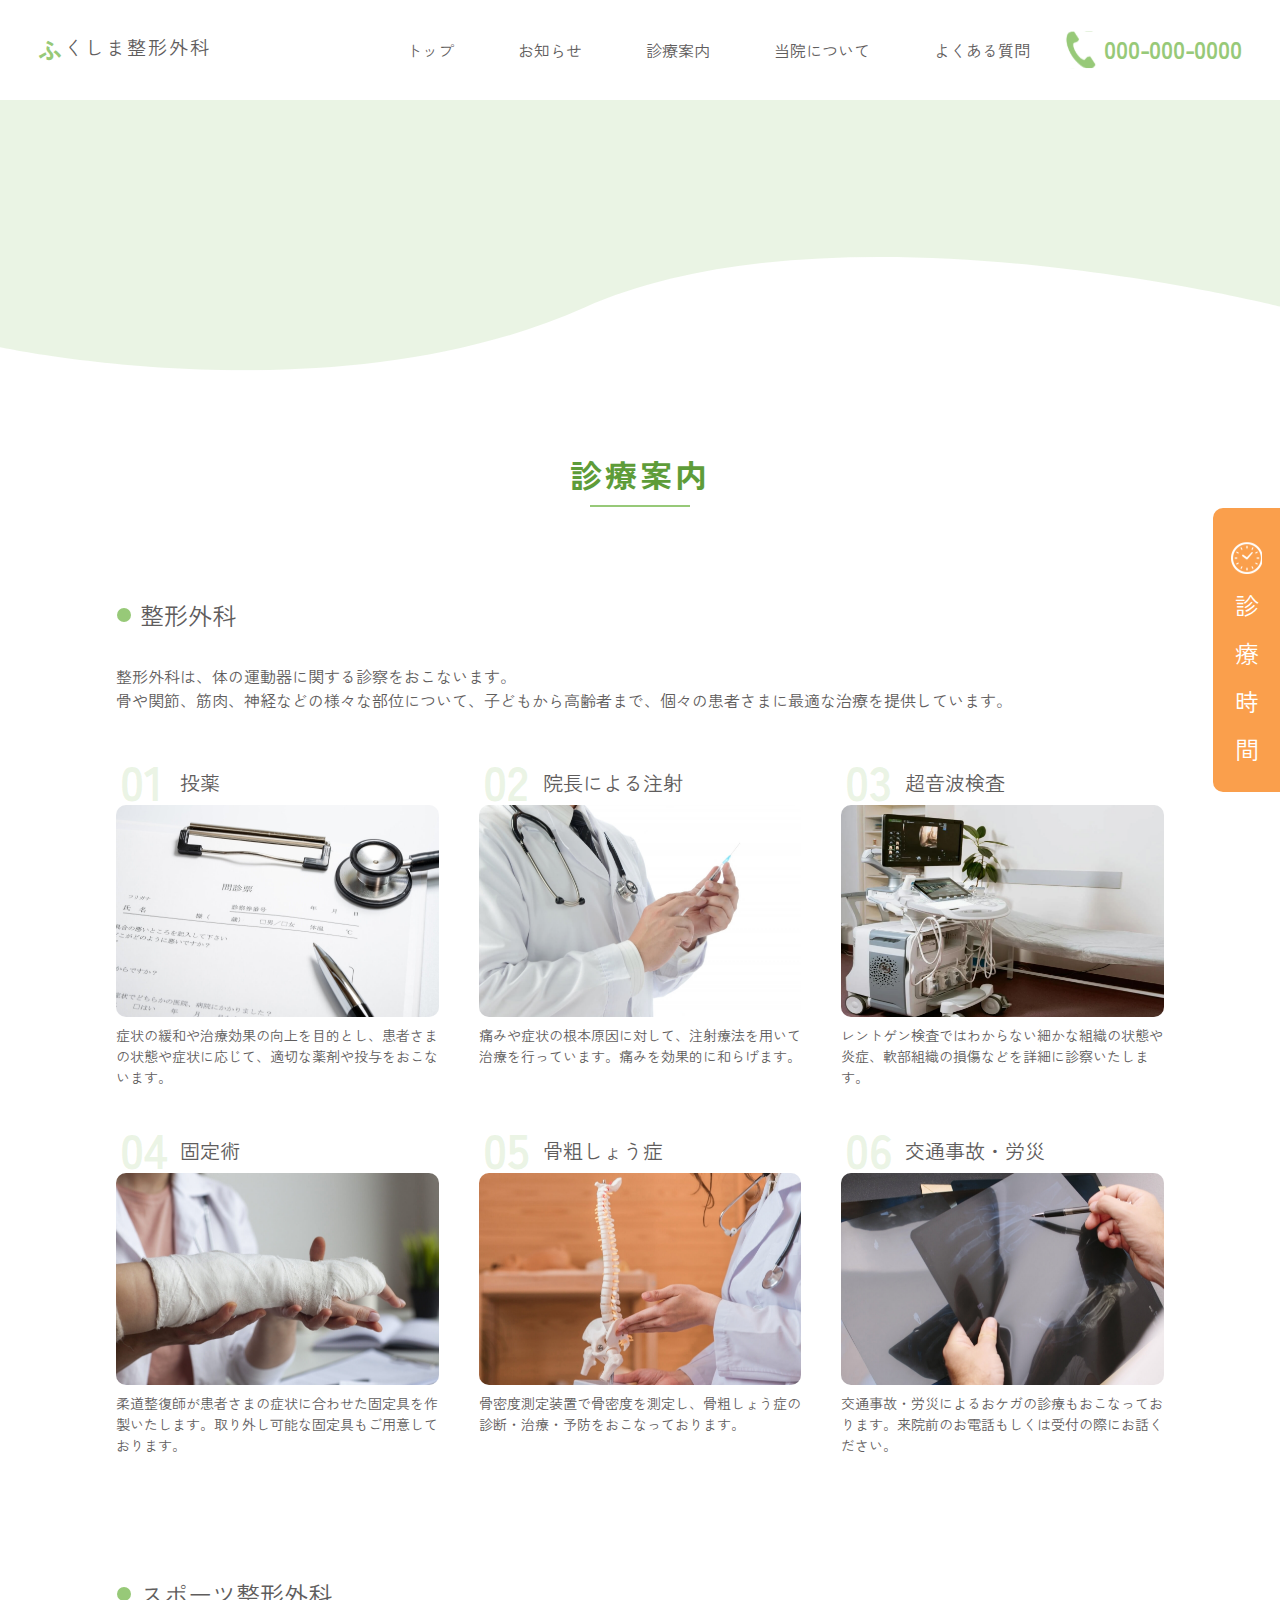
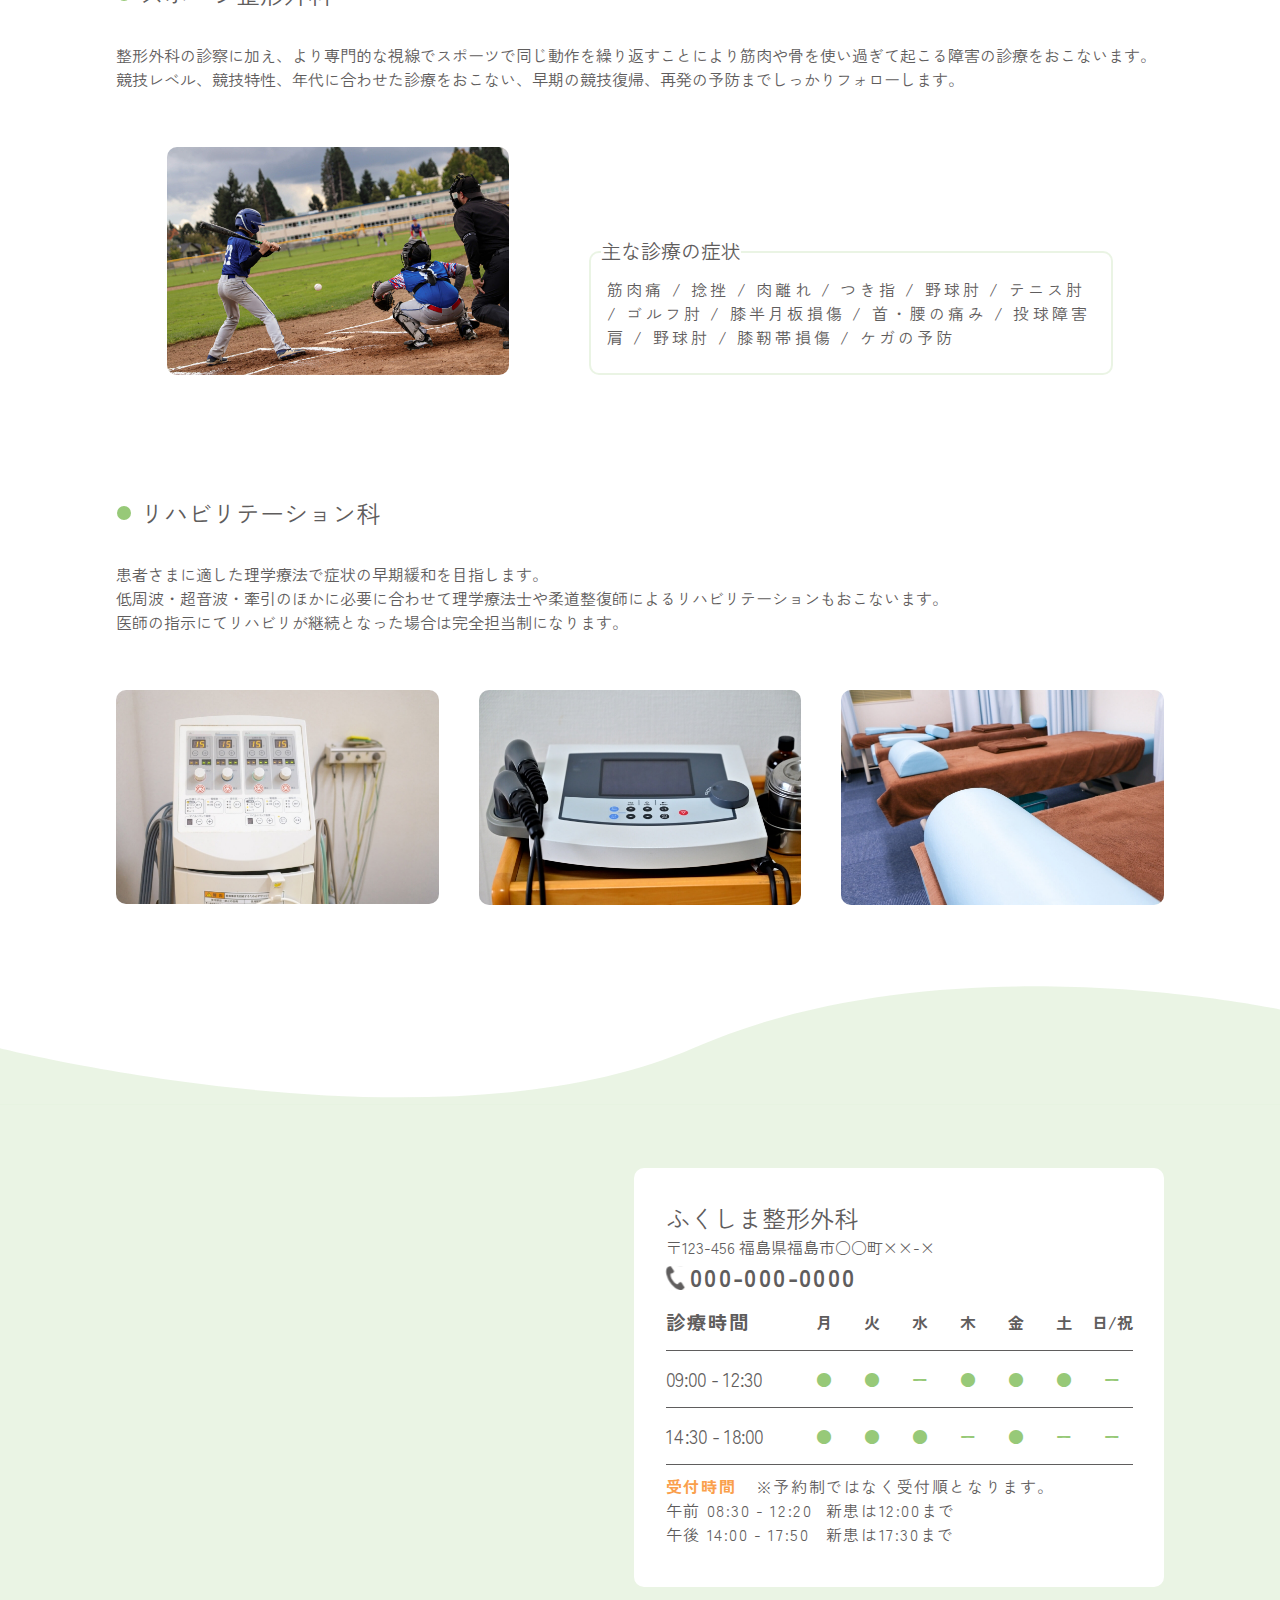
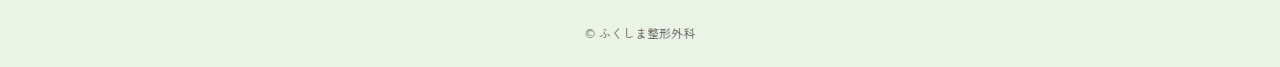
<file: medicalInfo.html>
<!DOCTYPE html>
<html lang="ja">
  <head>
    <meta charset="utf-8" />
    <meta name="viewport" content="width=device-width,initial-scale=1" />
    <title>ふくしま整形外科</title>
    <meta name="description" content="ページの説明" />
    <meta name="format-detection" content="telephone=no" />

    <link rel="icon" href="/img/favicon.ico" type="image/png" />

    <meta name="robots" content="noindex" />
    <meta property="og:site_name" content="ふくしま整形外科" />
    <meta property="og:url" content="URL" />
    <meta property="og:type" content="website" />
    <meta property="og:title" content="ふくしま整形外科" />
    <meta property="og:description" content="ページの説明" />
    <meta property="og:image" content="URL" />
    <meta property="og:locale" content="ja_JP" />
    <meta property="fb:app_id" content="AppID" />
    <meta name="twitter:card" content="summary_large_image or summary" />
    <meta name="twitter:site" content="@twitter_id" />
    <meta name="twitter:description" content="ページの説明" />
    <meta name="twitter:image:src" content="URL" />

    <!-- google fonts -->
    <link rel="preconnect" href="https://fonts.googleapis.com" />
    <link rel="preconnect" href="https://fonts.gstatic.com" crossorigin />
    <link
      href="https://fonts.googleapis.com/css2?family=Zen+Kaku+Gothic+New:wght@400;500;700&display=swap"
      rel="stylesheet"
    />

    <!-- css -->
    <link rel="stylesheet" href="css/reset.css" />
    <link
      rel="stylesheet"
      href="https://cdn.jsdelivr.net/npm/swiper@8/swiper-bundle.min.css"
    />
    <link rel="stylesheet" href="css/style.css" />


  </head>

  <body class="js_body" id="top">
    <header class="l_header">
      <div class="l_header-inner">
        <h1 class="l_header-logo">
          <a href="index.html" class="l_header-logo_link"
            ><span class="u_accent">ふ</span>くしま<br
              class="u_logo-br"
            />整形外科</a
          >
        </h1>

        <ul class="m_sp_nav-list">
          <li class="m_sp_nav-item time js_modalOpen" data-modal-target="modal">
            <a href="" class="">
              <span class="m_sp_nav-item__title">診療時間</span>
              <div class="m_sp_nav-item_img-wrapper">
                <img
                  src="img/sp_時計.svg"
                  alt=""
                  class="m_sp_nav-item_img"
                  width="20"
                  height="20"
                />
              </div>
            </a>
          </li>

          <li class="m_sp_nav-item tel">
            <a href="tel:0000000000" class="">
              <span class="m_sp_nav-item__title tel">お問い合わせ</span>
              <div class="m_sp_nav-item_img-wrapper">
                <img
                  src="img/sp_電話.svg"
                  alt=""
                  class="m_sp_nav-item_img"
                  width="20"
                  height="21"
                />
              </div>
            </a>
          </li>

          <li class="m_sp_nav-item ham">
            <button class="m_hamburger js_hamburger">
              <span class="m_hamburger_bar"></span>
              <span class="m_hamburger_bar"></span>
              <span class="m_hamburger_bar"></span>
            </button>
          </li>
        </ul>

        <div class="l_header-contents">
          <nav class="l_header-nav js_nav">
            <ul class="l_header-nav_list">
              <li class="l_header-nav_item">
                <a href="index.html#top" class="l_header-nav_link js_nav_link"
                  >トップ</a
                >
              </li>
              <li class="l_header-nav_item">
                <a
                  href="index.html#top_news"
                  class="l_header-nav_link js_nav_link"
                  >お知らせ</a
                >
              </li>
              <li class="l_header-nav_item">
                <a
                  href="index.html#top_medicalInfo"
                  class="l_header-nav_link js_nav_link"
                  >診療案内</a
                >
              </li>
              <li class="l_header-nav_item">
                <a
                  href="index.html#top_clinicInfo"
                  class="l_header-nav_link js_nav_link"
                  >当院について</a
                >
              </li>
              <li class="l_header-nav_item">
                <a
                  href="index.html#top_faq"
                  class="l_header-nav_link js_nav_link"
                  >よくある質問</a
                >
              </li>
            </ul>
          </nav>

          <div class="l_header-icon_img-wrapper">
            <a href="tel:0000000000" class="u_sp-only">
              <img
                src="img/pc_電話.svg"
                alt=""
                class="l_header-icon_img"
                width="46"
                height="45"
              />
              <span class="l_tel-number">000-000-0000</span>
            </a>
          </div>
          <!-- /.l_header-icon -->
        </div>
        <!-- /.l_header-contents -->
      </div>

      <div class="l_header-info u_sp-only js_info">
        <p class="l_header-info_title">診療時間</p>

        <div class="m_info__pc header">
          <table class="m_info-table">
            <tr class="m_info-table_week__tr">
              <th class="m_info-table_week__th">診療時間</th>
              <td class="m_info-table_week__td">月</td>
              <td class="m_info-table_week__td">火</td>
              <td class="m_info-table_week__td">水</td>
              <td class="m_info-table_week__td">木</td>
              <td class="m_info-table_week__td">金</td>
              <td class="m_info-table_week__td">土</td>
              <td class="m_info-table_week__td">日/祝</td>
            </tr>
            <tr class="m_info-table_time__tr">
              <th class="m_info-table_time__th">09:00 - 12:30</th>
              <td class="m_info-table_time__td">●</td>
              <td class="m_info-table_time__td">●</td>
              <td class="m_info-table_time__td">ー</td>
              <td class="m_info-table_time__td">●</td>
              <td class="m_info-table_time__td">●</td>
              <td class="m_info-table_time__td">●</td>
              <td class="m_info-table_time__td">ー</td>
            </tr>
            <tr class="m_info-table_time__tr">
              <th class="m_info-table_time__th">14:30 - 18:00</th>
              <td class="m_info-table_time__td">●</td>
              <td class="m_info-table_time__td">●</td>
              <td class="m_info-table_time__td">●</td>
              <td class="m_info-table_time__td">ー</td>
              <td class="m_info-table_time__td">●</td>
              <td class="m_info-table_time__td">ー</td>
              <td class="m_info-table_time__td">ー</td>
            </tr>
          </table>

          <dl class="m_rp">
            <dt class="m_rp-hd">受付時間</dt>
            <dd class="m_rp-note">※予約制ではなく受付順となります。</dd>
            <dt class="m_rp_time">午前 08:30 - 12:20</dt>
            <dd class="m_rp_new">新患は12:00まで</dd>
            <dt class="m_rp_time">午後 14:00 - 17:50</dt>
            <dd class="m_rp_new">新患は17:30まで</dd>
          </dl>
        </div>
        <!-- /.m_info -->
      </div>
      <!-- /.l_header-info -->
    </header>

    <main class="medicalInfo">
      <div class="m_single-bg_top"></div>
      <svg
        class="m_bg-bottom"
        viewBox="0 0 1366 129"
        fill="none"
        xmlns="http://www.w3.org/2000/svg"
      >
        <path
          d="M-9 102.544C-9 102.544 351.925 183.354 623.882 61.9129C895.84 -59.5278 1370 61.9129 1370 61.9129V0.515314H-9V102.544Z"
          fill="#97C978"
          fill-opacity="0.2"
        />
      </svg>
      <section class="medicalInfo_top" id="medicalInfo">
        <div class="l_contents">
          <h2 class="m_section-title">診療案内</h2>
          <div class="l_container">
            <ul class="medicalInfo-list">
              <li class="medicalInfo-item" id="ort">
                <h3 class="medicalInfo_item-title">整形外科</h3>

                <p class="medicalInfo_item-desc">
                  整形外科は、体の運動器に関する診察をおこないます。<br />
                  骨や関節、筋肉、神経などの様々な部位について、子どもから高齢者まで、個々の患者さまに最適な治療を提供しています。
                </p>
                <!-- /.medicalInfo_item-desc -->

                <div class="medicalInfo_ort-box">
                  <ol class="medicalInfo_ort-item">
                    <h4 class="medicalInfo_ort-title ort01">投薬</h4>
                    <div class="medicalInfo_ort-img_wrapper">
                      <img
                        src="img/ort1.jpg"
                        alt="投薬"
                        width="1280"
                        height="854"
                        class="medicalInfo_ort-img"
                      />
                    </div>
                    <!-- /.medicalInfo_ort-img_wrapper -->
                    <p class="medicalInfo_ort-item_desc">
                      症状の緩和や治療効果の向上を目的とし、患者さまの状態や症状に応じて、適切な薬剤や投与をおこないます。
                    </p>
                  </ol>
                  <ol class="medicalInfo_ort-item">
                    <h4 class="medicalInfo_ort-title ort02">院長による注射</h4>
                    <div class="medicalInfo_ort-img_wrapper">
                      <img
                        src="img/ort2.jpg"
                        alt="院長による注射"
                        width="1280"
                        height="854"
                        class="medicalInfo_ort-img"
                      />
                    </div>
                    <!-- /.medicalInfo_ort-img_wrapper -->
                    <p class="medicalInfo_ort-item_desc">
                      痛みや症状の根本原因に対して、注射療法を用いて治療を行っています。痛みを効果的に和らげます。
                    </p>
                  </ol>
                  <ol class="medicalInfo_ort-item">
                    <h4 class="medicalInfo_ort-title ort03">超音波検査</h4>
                    <div class="medicalInfo_ort-img_wrapper">
                      <img
                        src="img/ort3.jpg"
                        alt="超音波検査"
                        width="1280"
                        height="854"
                        class="medicalInfo_ort-img"
                      />
                    </div>
                    <!-- /.medicalInfo_ort-img_wrapper -->
                    <p class="medicalInfo_ort-item_desc">
                      レントゲン検査ではわからない細かな組織の状態や炎症、軟部組織の損傷などを詳細に診察いたします。
                    </p>
                  </ol>
                  <ol class="medicalInfo_ort-item">
                    <h4 class="medicalInfo_ort-title ort04">固定術</h4>
                    <div class="medicalInfo_ort-img_wrapper">
                      <img
                        src="img/ort4.jpg"
                        alt="固定術"
                        width="1280"
                        height="854"
                        class="medicalInfo_ort-img"
                      />
                    </div>
                    <!-- /.medicalInfo_ort-img_wrapper -->
                    <p class="medicalInfo_ort-item_desc">
                      柔道整復師が患者さまの症状に合わせた固定具を作製いたします。取り外し可能な固定具もご用意しております。
                    </p>
                  </ol>
                  <ol class="medicalInfo_ort-item">
                    <h4 class="medicalInfo_ort-title ort05">骨粗しょう症</h4>
                    <div class="medicalInfo_ort-img_wrapper">
                      <img
                        src="img/ort5.jpg"
                        alt="骨粗しょう症"
                        width="1280"
                        height="854"
                        class="medicalInfo_ort-img"
                      />
                    </div>
                    <!-- /.medicalInfo_ort-img_wrapper -->
                    <p class="medicalInfo_ort-item_desc">
                      骨密度測定装置で骨密度を測定し、骨粗しょう症の診断・治療・予防をおこなっております。
                    </p>
                  </ol>
                  <ol class="medicalInfo_ort-item">
                    <h4 class="medicalInfo_ort-title ort06">交通事故・労災</h4>
                    <div class="medicalInfo_ort-img_wrapper">
                      <img
                        src="img/ort6.jpg"
                        alt="交通事故・労災"
                        width="1280"
                        height="854"
                        class="medicalInfo_ort-img"
                      />
                    </div>
                    <!-- /.medicalInfo_ort-img_wrapper -->
                    <p class="medicalInfo_ort-item_desc">
                      交通事故・労災によるおケガの診療もおこなっております。来院前のお電話もしくは受付の際にお話ください。
                    </p>
                  </ol>
                </div>
                <!-- /.medicalInfo_ort-box -->
              </li>

              <li class="medicalInfo-item" id="sportOrt">
                <h3 class="medicalInfo_item-title">スポーツ整形外科</h3>
                <p class="medicalInfo_item-desc">
                  整形外科の診察に加え、より専門的な視線でスポーツで同じ動作を繰り返すことにより筋肉や骨を使い過ぎて起こる障害の診療をおこないます。
                  <br />
                  競技レベル、競技特性、年代に合わせた診療をおこない、早期の競技復帰、再発の予防までしっかりフォローします。
                </p>
                <!-- /.medicalInfo_item-desc -->
                <div class="medicalInfo_sportOrt-box">
                  <div class="medicalInfo_sportOrt-img_wrapper">
                    <img
                      src="img/sportOrt.jpg"
                      alt=""
                      width="2600"
                      height="1734"
                      class="medicalInfo_sportOrt-img"
                    />
                  </div>
                  <!-- /.medicalInfo_sportOrt-img_wrapper -->
                  <div class="medicalInfo_sportOrt-inner">
                    <h4 class="medicalInfo_sportOrt-title">主な診療の症状</h4>

                    <p class="medicalInfo_sportOrt-txt">
                      筋肉痛 / 捻挫 / 肉離れ / つき指 / 野球肘 / テニス肘 /
                      ゴルフ肘 / 膝半月板損傷 / 首・腰の痛み / 投球障害肩 /
                      野球肘 / 膝靭帯損傷 / ケガの予防
                    </p>
                  </div>
                  <!-- /.medicalInfo_sportOrt-inner -->
                </div>
                <!-- /.medicalInfo_sportOrt-box -->
              </li>

              <li class="medicalInfo-item" id="rh">
                <h3 class="medicalInfo_item-title">リハビリテーション科</h3>
                <p class="medicalInfo_item-desc">
                  患者さまに適した理学療法で症状の早期緩和を目指します。<br />
                  低周波・超音波・牽引のほかに必要に合わせて理学療法士や柔道整復師によるリハビリテーションもおこないます。<br />
                  医師の指示にてリハビリが継続となった場合は完全担当制になります。
                </p>
                <!-- /.medicalInfo_item-desc -->
                <div class="medicalInfo_rh-img_box">
                  <div class="medicalInfo_rh-img_wrapper">
                    <img
                      src="img/rh1.jpg"
                      alt="低周波"
                      width="1280"
                      height="854"
                      class="medicalInfo_rh-img"
                    />
                  </div>
                  <!-- /.medicalInfo_sportOrt-img_wrapper -->
                  <div class="medicalInfo_rh-img_wrapper">
                    <img
                      src="img/rh2.jpg"
                      alt="超音波"
                      width="1280"
                      height="854"
                      class="medicalInfo_rh-img"
                    />
                  </div>
                  <!-- /.medicalInfo_sportOrt-img_wrapper -->
                  <div class="medicalInfo_rh-img_wrapper">
                    <img
                      src="img/rh3.jpg"
                      alt="リハビリ"
                      width="1280"
                      height="854"
                      class="medicalInfo_rh-img"
                    />
                  </div>
                  <!-- /.medicalInfo_sportOrt-img_wrapper -->
                </div>
              </li>
            </ul>
          </div>
        </div>
      </section>
    </main>

    <footer class="l_footer">
      <div class="l_contents">
        <svg
          class="m_bg-top"
          viewBox="0 0 1366 127"
          fill="none"
          xmlns="http://www.w3.org/2000/svg"
        >
          <path
            d="M1371 26.6967C1371 26.6967 1011.65 -52.4676 740.884 66.5C470.115 185.468 -1.96951 66.5 -1.96951 66.5V126.647H1371V26.6967Z"
            fill="#97C978"
            fill-opacity="0.2"
          />
        </svg>

        <div class="l_footer_contents">
          <div class="l_container">
            <div class="l_footer-inner">
              <div class="m_access-map">
                <iframe
                  src="https://www.google.com/maps/embed?pb=!1m14!1m8!1m3!1d3154.7048437836393!2d140.4682317!3d37.7500681!3m2!1i1024!2i768!4f13.1!3m3!1m2!1s0x5f8a85cad26487f5%3A0x344387912e394d27!2z56aP5bO255yM5bqB!5e0!3m2!1sja!2sjp!4v1695648962809!5m2!1sja!2sjp"
                  class="m_access-map_iframe"
                  width="600"
                  height="450"
                  style="border: 0"
                  allowfullscreen=""
                  loading="lazy"
                  referrerpolicy="no-referrer-when-downgrade"
                ></iframe>
              </div>
              <!-- /.m_access-map -->

              <div class="l_footer-wrap">
                <p class="l_footer-clName">ふくしま整形外科</p>
                <p class="l_footer-address">〒123-456 福島県福島市○○町××-×</p>
                <p class="l_footer-tel">000-000-0000</p>

                <div class="l_footer-info" id="info">
                  <div class="m_info">
                    <table class="m_info-table">
                      <tr class="m_info-table_week__tr">
                        <th class="m_info-table_week__th">診療時間</th>
                        <td class="m_info-table_week__td">月</td>
                        <td class="m_info-table_week__td">火</td>
                        <td class="m_info-table_week__td">水</td>
                        <td class="m_info-table_week__td">木</td>
                        <td class="m_info-table_week__td">金</td>
                        <td class="m_info-table_week__td">土</td>
                        <td class="m_info-table_week__td">日/祝</td>
                      </tr>
                      <tr class="m_info-table_time__tr">
                        <th class="m_info-table_time__th">09:00 - 12:30</th>
                        <td class="m_info-table_time__td">●</td>
                        <td class="m_info-table_time__td">●</td>
                        <td class="m_info-table_time__td">ー</td>
                        <td class="m_info-table_time__td">●</td>
                        <td class="m_info-table_time__td">●</td>
                        <td class="m_info-table_time__td">●</td>
                        <td class="m_info-table_time__td">ー</td>
                      </tr>
                      <tr class="m_info-table_time__tr">
                        <th class="m_info-table_time__th">14:30 - 18:00</th>
                        <td class="m_info-table_time__td">●</td>
                        <td class="m_info-table_time__td">●</td>
                        <td class="m_info-table_time__td">●</td>
                        <td class="m_info-table_time__td">ー</td>
                        <td class="m_info-table_time__td">●</td>
                        <td class="m_info-table_time__td">ー</td>
                        <td class="m_info-table_time__td">ー</td>
                      </tr>
                    </table>

                    <dl class="m_rp">
                      <dt class="m_rp-hd">受付時間</dt>
                      <dd class="m_rp-note">
                        ※予約制ではなく受付順となります。
                      </dd>
                      <dt class="m_rp_time">午前 08:30 - 12:20</dt>
                      <dd class="m_rp_new">新患は12:00まで</dd>
                      <dt class="m_rp_time">午後 14:00 - 17:50</dt>
                      <dd class="m_rp_new">新患は17:30まで</dd>
                    </dl>
                  </div>
                  <!-- /.m_info -->
                </div>
                <!-- /.l_footer_info -->
              </div>
              <!-- /.m_footer-contents -->
            </div>
            <!-- /.m_footer-inner -->
          </div>
          <!-- /.l_container -->
          <p class="l_footer-copyright">
            <small class="l_footer-copyright_txt"
              >&copy; ふくしま整形外科</small
            >
          </p>
        </div>
        <!-- /.l_contents -->
      </div>
    </footer>

    <div class="m_modal js_modal" id="modal">
      <div class="m_modal-inner">
        <div class="m_modal-contents">
          <div class="m_info__modal m_modal_info__sp">
            <table class="m_info-table">
              <tr class="m_info-table_week__tr">
                <th class="m_info-table_week__th">診療時間</th>
                <td class="m_info-table_week__td">月</td>
                <td class="m_info-table_week__td">火</td>
                <td class="m_info-table_week__td">水</td>
                <td class="m_info-table_week__td">木</td>
                <td class="m_info-table_week__td">金</td>
                <td class="m_info-table_week__td">土</td>
                <td class="m_info-table_week__td">日/祝</td>
              </tr>
              <tr class="m_info-table_time__tr">
                <th class="m_info-table_time__th">09:00 - 12:30</th>
                <td class="m_info-table_time__td">●</td>
                <td class="m_info-table_time__td">●</td>
                <td class="m_info-table_time__td">ー</td>
                <td class="m_info-table_time__td">●</td>
                <td class="m_info-table_time__td">●</td>
                <td class="m_info-table_time__td">●</td>
                <td class="m_info-table_time__td">ー</td>
              </tr>
              <tr class="m_info-table_time__tr">
                <th class="m_info-table_time__th">14:30 - 18:00</th>
                <td class="m_info-table_time__td">●</td>
                <td class="m_info-table_time__td">●</td>
                <td class="m_info-table_time__td">●</td>
                <td class="m_info-table_time__td">ー</td>
                <td class="m_info-table_time__td">●</td>
                <td class="m_info-table_time__td">ー</td>
                <td class="m_info-table_time__td">ー</td>
              </tr>
            </table>

            <dl class="m_rp">
              <dt class="m_rp-hd">受付時間</dt>
              <dd class="m_rp-note">※予約制ではなく受付順となります。</dd>
              <dt class="m_rp_time">午前 08:30 - 12:20</dt>
              <dd class="m_rp_new">新患は12:00まで</dd>
              <dt class="m_rp_time">午後 14:00 - 17:50</dt>
              <dd class="m_rp_new">新患は17:30まで</dd>
            </dl>
          </div>
          <!-- /.m_info__modal -->
        </div>
        <!-- /.m_modal_contents -->
      </div>
      <!-- /.m_modal_inner -->
    </div>
    <!-- /.m_modal -->

    <div class="m_page-top">
      <p class="m_page-top_link">
        <span class="u_fz">トップ</span><br />へ戻る
      </p>
    </div>

        <!-- js -->

    <script
      src="https://code.jquery.com/jquery-3.7.1.min.js"
      integrity="sha256-/JqT3SQfawRcv/BIHPThkBvs0OEvtFFmqPF/lYI/Cxo="
      crossorigin="anonymous"
    ></script>
    <script src="https://cdn.jsdelivr.net/npm/swiper@8/swiper-bundle.min.js"></script>
    <script src="https://cdnjs.cloudflare.com/ajax/libs/gsap/3.11.3/gsap.min.js"></script>
    <script src="js/main.js" defer></script>
  </body>
</html>
</file>
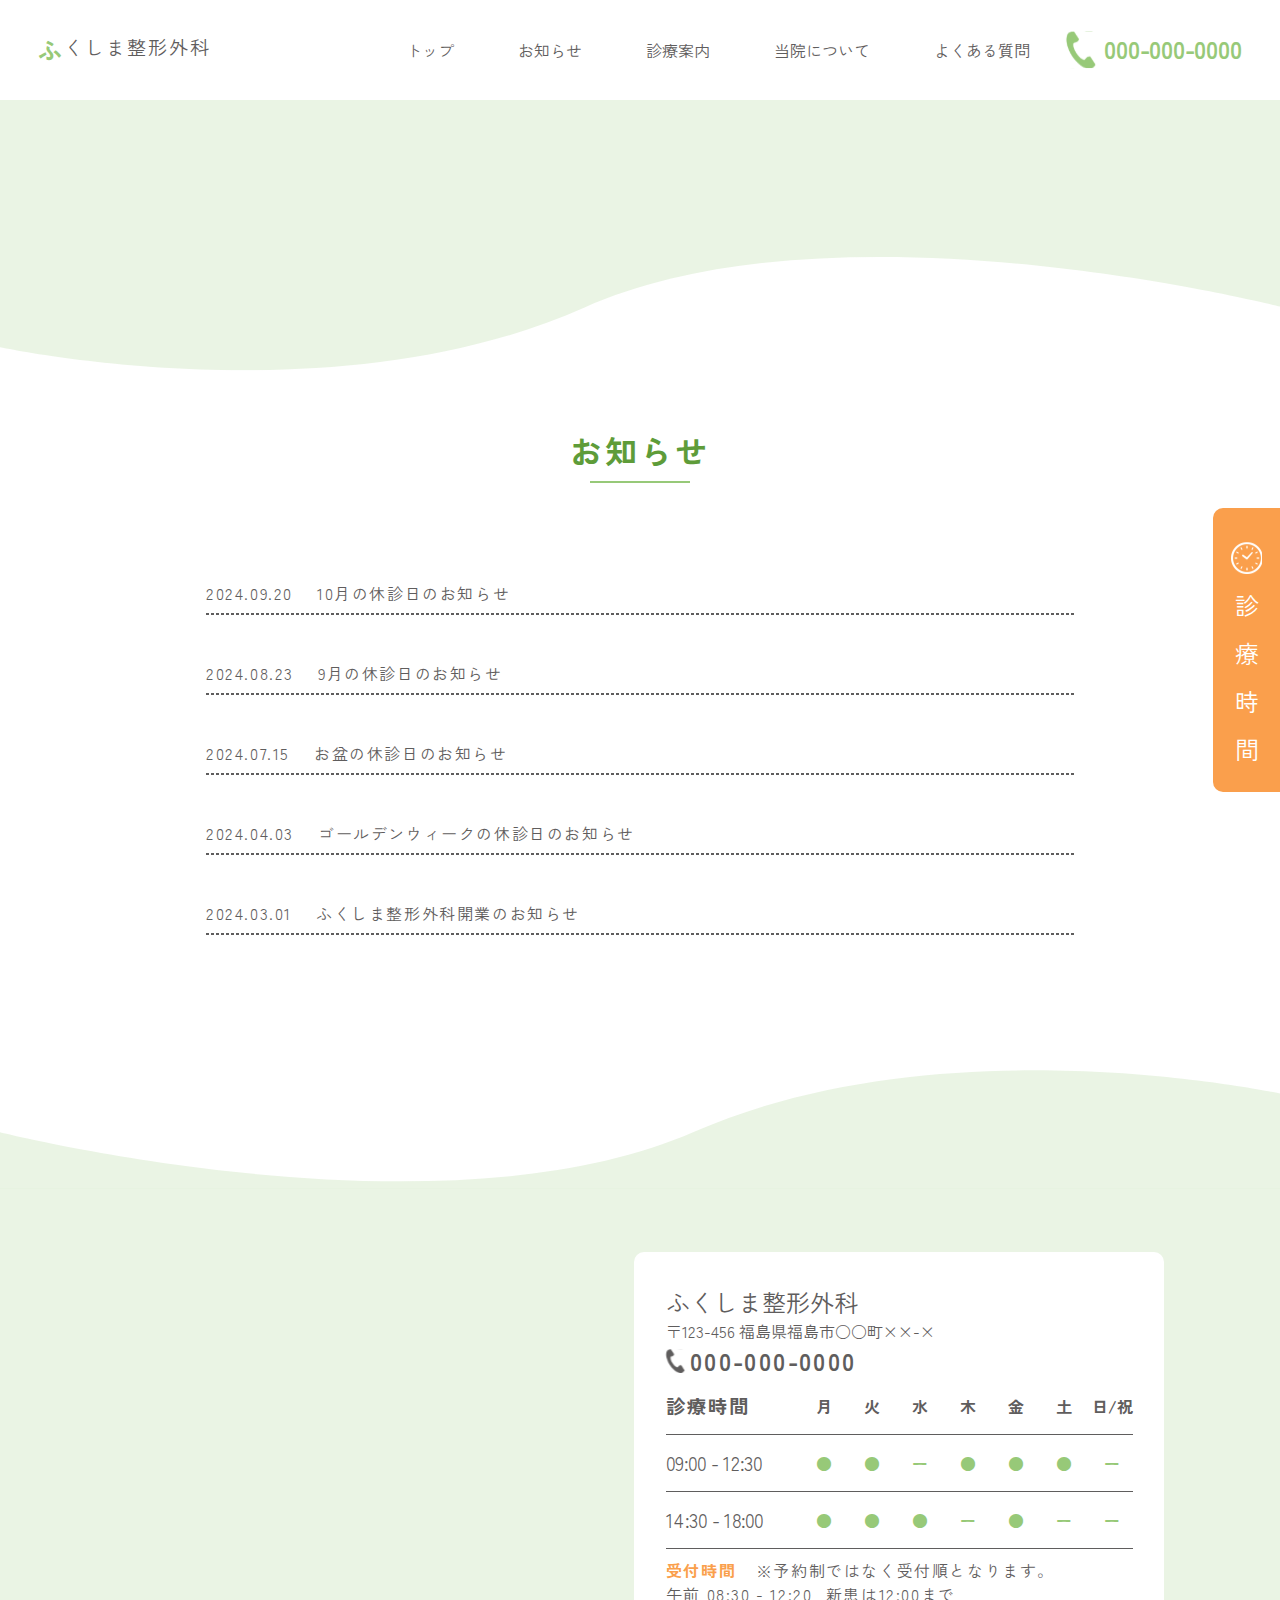
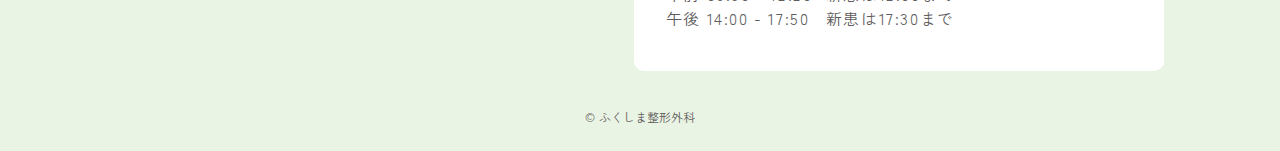
<file: news.html>
<!DOCTYPE html>
<html lang="ja">
  <head>
    <meta charset="utf-8" />
    <meta name="viewport" content="width=device-width,initial-scale=1" />
    <title>ふくしま整形外科</title>
    <meta name="description" content="ページの説明" />
    <meta name="format-detection" content="telephone=no" />

    <link rel="icon" href="/img/favicon.ico" type="image/png" />

    <meta name="robots" content="noindex" />
    <meta property="og:site_name" content="ふくしま整形外科" />
    <meta property="og:url" content="URL" />
    <meta property="og:type" content="website" />
    <meta property="og:title" content="ふくしま整形外科" />
    <meta property="og:description" content="ページの説明" />
    <meta property="og:image" content="URL" />
    <meta property="og:locale" content="ja_JP" />
    <meta property="fb:app_id" content="AppID" />
    <meta name="twitter:card" content="summary_large_image or summary" />
    <meta name="twitter:site" content="@twitter_id" />
    <meta name="twitter:description" content="ページの説明" />
    <meta name="twitter:image:src" content="URL" />

    <!-- google fonts -->
    <link rel="preconnect" href="https://fonts.googleapis.com" />
    <link rel="preconnect" href="https://fonts.gstatic.com" crossorigin />
    <link
      href="https://fonts.googleapis.com/css2?family=Zen+Kaku+Gothic+New:wght@400;500;700&display=swap"
      rel="stylesheet"
    />

    <!-- css -->
    <link rel="stylesheet" href="css/reset.css" />
    <link
      rel="stylesheet"
      href="https://cdn.jsdelivr.net/npm/swiper@8/swiper-bundle.min.css"
    />
    <link rel="stylesheet" href="css/style.css" />


  </head>

  <body class="js_body" id="top">
    <header class="l_header">
      <div class="l_header-inner">
        <h1 class="l_header-logo">
          <a href="index.html" class="l_header-logo_link"
            ><span class="u_accent">ふ</span>くしま<br
              class="u_logo-br"
            />整形外科</a
          >
        </h1>

        <ul class="m_sp_nav-list">
          <li class="m_sp_nav-item time js_modalOpen" data-modal-target="modal">
            <a href="" class="">
              <span class="m_sp_nav-item__title">診療時間</span>
              <div class="m_sp_nav-item_img-wrapper">
                <img
                  src="img/sp_時計.svg"
                  alt=""
                  class="m_sp_nav-item_img"
                  width="20"
                  height="20"
                />
              </div>
            </a>
          </li>

          <li class="m_sp_nav-item tel">
            <a href="tel:0000000000" class="">
              <span class="m_sp_nav-item__title tel">お問い合わせ</span>
              <div class="m_sp_nav-item_img-wrapper">
                <img
                  src="img/sp_電話.svg"
                  alt=""
                  class="m_sp_nav-item_img"
                  width="20"
                  height="21"
                />
              </div>
            </a>
          </li>

          <li class="m_sp_nav-item ham">
            <button class="m_hamburger js_hamburger">
              <span class="m_hamburger_bar"></span>
              <span class="m_hamburger_bar"></span>
              <span class="m_hamburger_bar"></span>
            </button>
          </li>
        </ul>

        <div class="l_header-contents">
          <nav class="l_header-nav js_nav">
            <ul class="l_header-nav_list">
              <li class="l_header-nav_item">
                <a href="index.html#top" class="l_header-nav_link js_nav_link"
                  >トップ</a
                >
              </li>
              <li class="l_header-nav_item">
                <a
                  href="index.html#top_news"
                  class="l_header-nav_link js_nav_link"
                  >お知らせ</a
                >
              </li>
              <li class="l_header-nav_item">
                <a
                  href="index.html#top_medicalInfo"
                  class="l_header-nav_link js_nav_link"
                  >診療案内</a
                >
              </li>
              <li class="l_header-nav_item">
                <a
                  href="index.html#top_clinicInfo"
                  class="l_header-nav_link js_nav_link"
                  >当院について</a
                >
              </li>
              <li class="l_header-nav_item">
                <a
                  href="index.html#top_faq"
                  class="l_header-nav_link js_nav_link"
                  >よくある質問</a
                >
              </li>
            </ul>
          </nav>

          <div class="l_header-icon_img-wrapper">
            <a href="tel:0000000000" class="u_sp-only">
              <img
                src="img/pc_電話.svg"
                alt=""
                class="l_header-icon_img"
                width="46"
                height="45"
              />
              <span class="l_tel-number">000-000-0000</span>
            </a>
          </div>
          <!-- /.l_header-icon -->
        </div>
        <!-- /.l_header-contents -->
      </div>

      <div class="l_header-info u_sp-only js_info">
        <p class="l_header-info_title">診療時間</p>

        <div class="m_info__pc header">
          <table class="m_info-table">
            <tr class="m_info-table_week__tr">
              <th class="m_info-table_week__th">診療時間</th>
              <td class="m_info-table_week__td">月</td>
              <td class="m_info-table_week__td">火</td>
              <td class="m_info-table_week__td">水</td>
              <td class="m_info-table_week__td">木</td>
              <td class="m_info-table_week__td">金</td>
              <td class="m_info-table_week__td">土</td>
              <td class="m_info-table_week__td">日/祝</td>
            </tr>
            <tr class="m_info-table_time__tr">
              <th class="m_info-table_time__th">09:00 - 12:30</th>
              <td class="m_info-table_time__td">●</td>
              <td class="m_info-table_time__td">●</td>
              <td class="m_info-table_time__td">ー</td>
              <td class="m_info-table_time__td">●</td>
              <td class="m_info-table_time__td">●</td>
              <td class="m_info-table_time__td">●</td>
              <td class="m_info-table_time__td">ー</td>
            </tr>
            <tr class="m_info-table_time__tr">
              <th class="m_info-table_time__th">14:30 - 18:00</th>
              <td class="m_info-table_time__td">●</td>
              <td class="m_info-table_time__td">●</td>
              <td class="m_info-table_time__td">●</td>
              <td class="m_info-table_time__td">ー</td>
              <td class="m_info-table_time__td">●</td>
              <td class="m_info-table_time__td">ー</td>
              <td class="m_info-table_time__td">ー</td>
            </tr>
          </table>

          <dl class="m_rp">
            <dt class="m_rp-hd">受付時間</dt>
            <dd class="m_rp-note">※予約制ではなく受付順となります。</dd>
            <dt class="m_rp_time">午前 08:30 - 12:20</dt>
            <dd class="m_rp_new">新患は12:00まで</dd>
            <dt class="m_rp_time">午後 14:00 - 17:50</dt>
            <dd class="m_rp_new">新患は17:30まで</dd>
          </dl>
        </div>
        <!-- /.m_info -->
      </div>
      <!-- /.l_header-info -->
    </header>

    <main class="news">
      <div class="m_single-bg_top"></div>
      <svg
        class="m_bg-bottom"
        viewBox="0 0 1366 129"
        fill="none"
        xmlns="http://www.w3.org/2000/svg"
      >
        <path
          d="M-9 102.544C-9 102.544 351.925 183.354 623.882 61.9129C895.84 -59.5278 1370 61.9129 1370 61.9129V0.515314H-9V102.544Z"
          fill="#97C978"
          fill-opacity="0.2"
        />
      </svg>

      <div class="m_section-inner l_contents">
        <h2 class="m_section-title">お知らせ</h2>
        <div class="l_container-sm">
          <article class="m_article-list">
            <a href="news05.html" class="m_article-item">
              <div class="m_article-item_meta">
                <time class="m_article-item_date" datetime="2024-9-20">
                  2024.09.20
                </time>
                <span class="m_article-item_txt"> 10月の休診日のお知らせ </span>
              </div>
            </a>
          </article>
          <article class="m_article-list">
            <a href="news04.html" class="m_article-item">
              <div class="m_article-item_meta">
                <time class="m_article-item_date" datetime="2024-08-23">
                  2024.08.23
                </time>
                <span class="m_article-item_txt"> 9月の休診日のお知らせ </span>
              </div>
            </a>
          </article>
          <article class="m_article-list">
            <a href="news03.html" class="m_article-item">
              <div class="m_article-item_meta">
                <time class="m_article-item_date" datetime="2024-07-15"
                  >2024.07.15</time
                >
                <span class="m_article-item_txt">お盆の休診日のお知らせ</span>
              </div>
            </a>
          </article>
          <article class="m_article-list">
            <a href="news02.html" class="m_article-item">
              <div class="m_article-item_meta">
                <time class="m_article-item_date" datetime="2024-04-03">
                  2024.04.03
                </time>
                <span class="m_article-item_txt">
                  ゴールデンウィークの休診日のお知らせ
                </span>
              </div>
            </a>
          </article>
          <article class="m_article-list">
            <a href="news01.html" class="m_article-item">
              <div class="m_article-item_meta">
                <time class="m_article-item_date" datetime="2024-03-01">
                  2024.03.01
                </time>
                <span class="m_article-item_txt">
                  ふくしま整形外科開業のお知らせ
                </span>
              </div>
            </a>
          </article>
        </div>
        <!-- /.l_container-sm -->
      </div>
      <!-- /.m_section-inner -->
    </main>

    <footer class="l_footer">
      <div class="l_contents">
        <svg
          class="m_bg-top"
          viewBox="0 0 1366 127"
          fill="none"
          xmlns="http://www.w3.org/2000/svg"
        >
          <path
            d="M1371 26.6967C1371 26.6967 1011.65 -52.4676 740.884 66.5C470.115 185.468 -1.96951 66.5 -1.96951 66.5V126.647H1371V26.6967Z"
            fill="#97C978"
            fill-opacity="0.2"
          />
        </svg>

        <div class="l_footer_contents">
          <div class="l_container">
            <div class="l_footer-inner">
              <div class="m_access-map">
                <iframe
                  src="https://www.google.com/maps/embed?pb=!1m14!1m8!1m3!1d3154.7048437836393!2d140.4682317!3d37.7500681!3m2!1i1024!2i768!4f13.1!3m3!1m2!1s0x5f8a85cad26487f5%3A0x344387912e394d27!2z56aP5bO255yM5bqB!5e0!3m2!1sja!2sjp!4v1695648962809!5m2!1sja!2sjp"
                  class="m_access-map_iframe"
                  width="600"
                  height="450"
                  style="border: 0"
                  allowfullscreen=""
                  loading="lazy"
                  referrerpolicy="no-referrer-when-downgrade"
                ></iframe>
              </div>
              <!-- /.m_access-map -->

              <div class="l_footer-wrap">
                <p class="l_footer-clName">ふくしま整形外科</p>
                <p class="l_footer-address">〒123-456 福島県福島市○○町××-×</p>
                <p class="l_footer-tel">000-000-0000</p>

                <div class="l_footer-info" id="info">
                  <div class="m_info">
                    <table class="m_info-table">
                      <tr class="m_info-table_week__tr">
                        <th class="m_info-table_week__th">診療時間</th>
                        <td class="m_info-table_week__td">月</td>
                        <td class="m_info-table_week__td">火</td>
                        <td class="m_info-table_week__td">水</td>
                        <td class="m_info-table_week__td">木</td>
                        <td class="m_info-table_week__td">金</td>
                        <td class="m_info-table_week__td">土</td>
                        <td class="m_info-table_week__td">日/祝</td>
                      </tr>
                      <tr class="m_info-table_time__tr">
                        <th class="m_info-table_time__th">09:00 - 12:30</th>
                        <td class="m_info-table_time__td">●</td>
                        <td class="m_info-table_time__td">●</td>
                        <td class="m_info-table_time__td">ー</td>
                        <td class="m_info-table_time__td">●</td>
                        <td class="m_info-table_time__td">●</td>
                        <td class="m_info-table_time__td">●</td>
                        <td class="m_info-table_time__td">ー</td>
                      </tr>
                      <tr class="m_info-table_time__tr">
                        <th class="m_info-table_time__th">14:30 - 18:00</th>
                        <td class="m_info-table_time__td">●</td>
                        <td class="m_info-table_time__td">●</td>
                        <td class="m_info-table_time__td">●</td>
                        <td class="m_info-table_time__td">ー</td>
                        <td class="m_info-table_time__td">●</td>
                        <td class="m_info-table_time__td">ー</td>
                        <td class="m_info-table_time__td">ー</td>
                      </tr>
                    </table>

                    <dl class="m_rp">
                      <dt class="m_rp-hd">受付時間</dt>
                      <dd class="m_rp-note">
                        ※予約制ではなく受付順となります。
                      </dd>
                      <dt class="m_rp_time">午前 08:30 - 12:20</dt>
                      <dd class="m_rp_new">新患は12:00まで</dd>
                      <dt class="m_rp_time">午後 14:00 - 17:50</dt>
                      <dd class="m_rp_new">新患は17:30まで</dd>
                    </dl>
                  </div>
                  <!-- /.m_info -->
                </div>
                <!-- /.l_footer_info -->
              </div>
              <!-- /.m_footer-contents -->
            </div>
            <!-- /.m_footer-inner -->
          </div>
          <!-- /.l_container -->
          <p class="l_footer-copyright">
            <small class="l_footer-copyright_txt"
              >&copy; ふくしま整形外科</small
            >
          </p>
        </div>
        <!-- /.l_contents -->
      </div>
    </footer>

    <div class="m_modal js_modal" id="modal">
      <div class="m_modal-inner">
        <div class="m_modal-contents">
          <div class="m_info__modal m_modal_info__sp">
            <table class="m_info-table">
              <tr class="m_info-table_week__tr">
                <th class="m_info-table_week__th">診療時間</th>
                <td class="m_info-table_week__td">月</td>
                <td class="m_info-table_week__td">火</td>
                <td class="m_info-table_week__td">水</td>
                <td class="m_info-table_week__td">木</td>
                <td class="m_info-table_week__td">金</td>
                <td class="m_info-table_week__td">土</td>
                <td class="m_info-table_week__td">日/祝</td>
              </tr>
              <tr class="m_info-table_time__tr">
                <th class="m_info-table_time__th">09:00 - 12:30</th>
                <td class="m_info-table_time__td">●</td>
                <td class="m_info-table_time__td">●</td>
                <td class="m_info-table_time__td">ー</td>
                <td class="m_info-table_time__td">●</td>
                <td class="m_info-table_time__td">●</td>
                <td class="m_info-table_time__td">●</td>
                <td class="m_info-table_time__td">ー</td>
              </tr>
              <tr class="m_info-table_time__tr">
                <th class="m_info-table_time__th">14:30 - 18:00</th>
                <td class="m_info-table_time__td">●</td>
                <td class="m_info-table_time__td">●</td>
                <td class="m_info-table_time__td">●</td>
                <td class="m_info-table_time__td">ー</td>
                <td class="m_info-table_time__td">●</td>
                <td class="m_info-table_time__td">ー</td>
                <td class="m_info-table_time__td">ー</td>
              </tr>
            </table>

            <dl class="m_rp">
              <dt class="m_rp-hd">受付時間</dt>
              <dd class="m_rp-note">※予約制ではなく受付順となります。</dd>
              <dt class="m_rp_time">午前 08:30 - 12:20</dt>
              <dd class="m_rp_new">新患は12:00まで</dd>
              <dt class="m_rp_time">午後 14:00 - 17:50</dt>
              <dd class="m_rp_new">新患は17:30まで</dd>
            </dl>
          </div>
          <!-- /.m_info__modal -->
        </div>
        <!-- /.m_modal_contents -->
      </div>
      <!-- /.m_modal_inner -->
    </div>
    <!-- /.m_modal -->

    <div class="m_page-top">
      <p class="m_page-top_link">
        <span class="u_fz">トップ</span><br />へ戻る
      </p>
    </div>

    <!-- js -->

    <script
      src="https://code.jquery.com/jquery-3.7.1.min.js"
      integrity="sha256-/JqT3SQfawRcv/BIHPThkBvs0OEvtFFmqPF/lYI/Cxo="
      crossorigin="anonymous"
    ></script>
    <script src="https://cdn.jsdelivr.net/npm/swiper@8/swiper-bundle.min.js"></script>
    <script src="https://cdnjs.cloudflare.com/ajax/libs/gsap/3.11.3/gsap.min.js"></script>
    <script src="js/main.js" defer></script>

  </body>
</html>
</file>
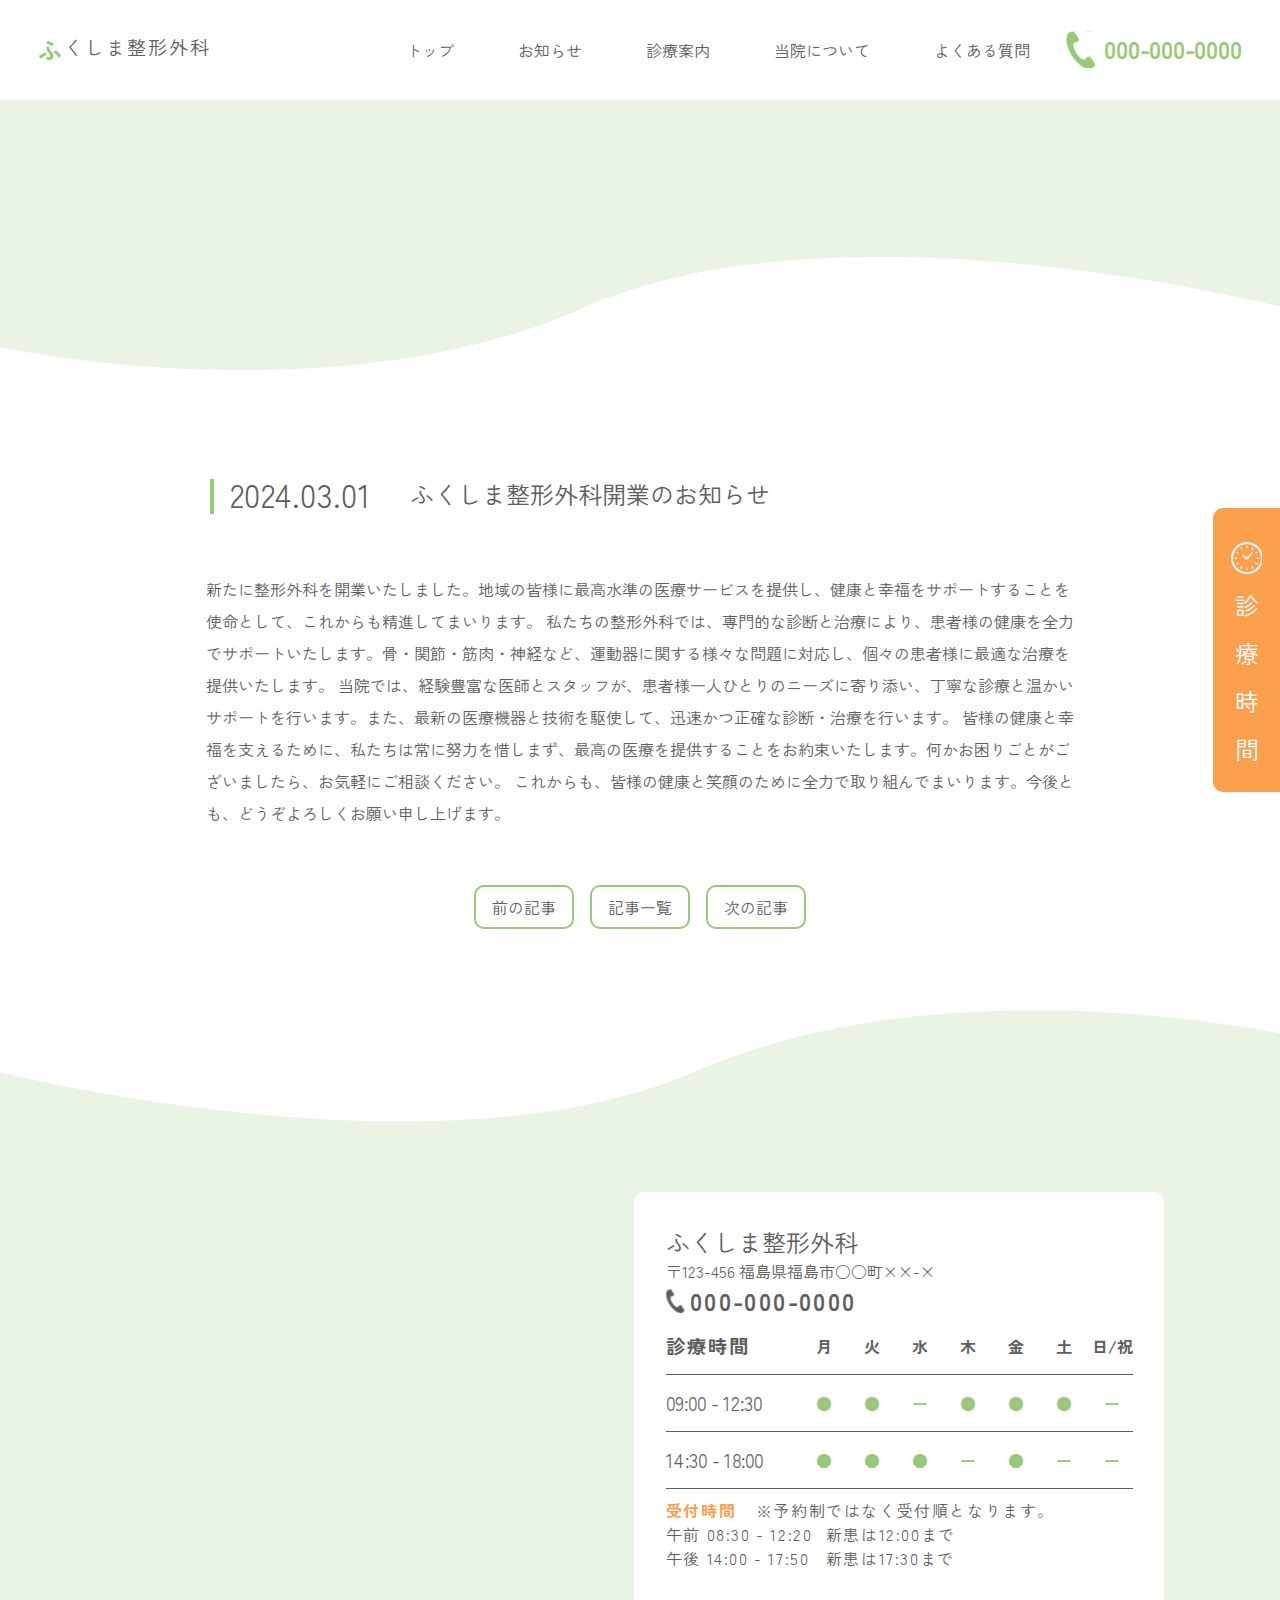
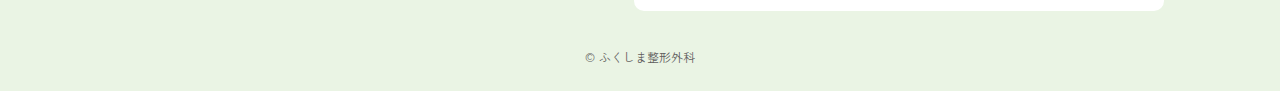
<file: news01.html>
<!DOCTYPE html>
<html lang="ja">
  <head>
    <meta charset="utf-8" />
    <meta name="viewport" content="width=device-width,initial-scale=1" />
    <title>ふくしま整形外科</title>
    <meta name="description" content="ページの説明" />
    <meta name="format-detection" content="telephone=no" />

    <link rel="icon" href="/img/favicon.ico" type="image/png" />

    <meta name="robots" content="noindex" />
    <meta property="og:site_name" content="ふくしま整形外科" />
    <meta property="og:url" content="URL" />
    <meta property="og:type" content="website" />
    <meta property="og:title" content="ふくしま整形外科" />
    <meta property="og:description" content="ページの説明" />
    <meta property="og:image" content="URL" />
    <meta property="og:locale" content="ja_JP" />
    <meta property="fb:app_id" content="AppID" />
    <meta name="twitter:card" content="summary_large_image or summary" />
    <meta name="twitter:site" content="@twitter_id" />
    <meta name="twitter:description" content="ページの説明" />
    <meta name="twitter:image:src" content="URL" />

    <!-- google fonts -->
    <link rel="preconnect" href="https://fonts.googleapis.com" />
    <link rel="preconnect" href="https://fonts.gstatic.com" crossorigin />
    <link
      href="https://fonts.googleapis.com/css2?family=Zen+Kaku+Gothic+New:wght@400;500;700&display=swap"
      rel="stylesheet"
    />

    <!-- css -->
    <link rel="stylesheet" href="css/reset.css" />
    <link
      rel="stylesheet"
      href="https://cdn.jsdelivr.net/npm/swiper@8/swiper-bundle.min.css"
    />
    <link rel="stylesheet" href="css/style.css" />

  </head>

  <body class="js_body" id="top">
    <header class="l_header">
      <div class="l_header-inner">
        <h1 class="l_header-logo">
          <a href="index.html" class="l_header-logo_link"
            ><span class="u_accent">ふ</span>くしま<br
              class="u_logo-br"
            />整形外科</a
          >
        </h1>

        <ul class="m_sp_nav-list">
          <li class="m_sp_nav-item time js_modalOpen" data-modal-target="modal">
            <a href="" class="">
              <span class="m_sp_nav-item__title">診療時間</span>
              <div class="m_sp_nav-item_img-wrapper">
                <img
                  src="img/sp_時計.svg"
                  alt=""
                  class="m_sp_nav-item_img"
                  width="20"
                  height="20"
                />
              </div>
            </a>
          </li>

          <li class="m_sp_nav-item tel">
            <a href="tel:0000000000" class="">
              <span class="m_sp_nav-item__title tel">お問い合わせ</span>
              <div class="m_sp_nav-item_img-wrapper">
                <img
                  src="img/sp_電話.svg"
                  alt=""
                  class="m_sp_nav-item_img"
                  width="20"
                  height="21"
                />
              </div>
            </a>
          </li>

          <li class="m_sp_nav-item ham">
            <button class="m_hamburger js_hamburger">
              <span class="m_hamburger_bar"></span>
              <span class="m_hamburger_bar"></span>
              <span class="m_hamburger_bar"></span>
            </button>
          </li>
        </ul>

        <div class="l_header-contents">
          <nav class="l_header-nav js_nav">
            <ul class="l_header-nav_list">
              <li class="l_header-nav_item">
                <a href="index.html#top" class="l_header-nav_link js_nav_link"
                  >トップ</a
                >
              </li>
              <li class="l_header-nav_item">
                <a
                  href="index.html#top_news"
                  class="l_header-nav_link js_nav_link"
                  >お知らせ</a
                >
              </li>
              <li class="l_header-nav_item">
                <a
                  href="index.html#top_medicalInfo"
                  class="l_header-nav_link js_nav_link"
                  >診療案内</a
                >
              </li>
              <li class="l_header-nav_item">
                <a
                  href="index.html#top_clinicInfo"
                  class="l_header-nav_link js_nav_link"
                  >当院について</a
                >
              </li>
              <li class="l_header-nav_item">
                <a
                  href="index.html#top_faq"
                  class="l_header-nav_link js_nav_link"
                  >よくある質問</a
                >
              </li>
            </ul>
          </nav>

          <div class="l_header-icon_img-wrapper">
            <a href="tel:0000000000" class="u_sp-only">
              <img
                src="img/pc_電話.svg"
                alt=""
                class="l_header-icon_img"
                width="46"
                height="45"
              />
              <span class="l_tel-number">000-000-0000</span>
            </a>
          </div>
          <!-- /.l_header-icon -->
        </div>
        <!-- /.l_header-contents -->
      </div>

      <div class="l_header-info u_sp-only js_info">
        <p class="l_header-info_title">診療時間</p>

        <div class="m_info__pc header">
          <table class="m_info-table">
            <tr class="m_info-table_week__tr">
              <th class="m_info-table_week__th">診療時間</th>
              <td class="m_info-table_week__td">月</td>
              <td class="m_info-table_week__td">火</td>
              <td class="m_info-table_week__td">水</td>
              <td class="m_info-table_week__td">木</td>
              <td class="m_info-table_week__td">金</td>
              <td class="m_info-table_week__td">土</td>
              <td class="m_info-table_week__td">日/祝</td>
            </tr>
            <tr class="m_info-table_time__tr">
              <th class="m_info-table_time__th">09:00 - 12:30</th>
              <td class="m_info-table_time__td">●</td>
              <td class="m_info-table_time__td">●</td>
              <td class="m_info-table_time__td">ー</td>
              <td class="m_info-table_time__td">●</td>
              <td class="m_info-table_time__td">●</td>
              <td class="m_info-table_time__td">●</td>
              <td class="m_info-table_time__td">ー</td>
            </tr>
            <tr class="m_info-table_time__tr">
              <th class="m_info-table_time__th">14:30 - 18:00</th>
              <td class="m_info-table_time__td">●</td>
              <td class="m_info-table_time__td">●</td>
              <td class="m_info-table_time__td">●</td>
              <td class="m_info-table_time__td">ー</td>
              <td class="m_info-table_time__td">●</td>
              <td class="m_info-table_time__td">ー</td>
              <td class="m_info-table_time__td">ー</td>
            </tr>
          </table>

          <dl class="m_rp">
            <dt class="m_rp-hd">受付時間</dt>
            <dd class="m_rp-note">※予約制ではなく受付順となります。</dd>
            <dt class="m_rp_time">午前 08:30 - 12:20</dt>
            <dd class="m_rp_new">新患は12:00まで</dd>
            <dt class="m_rp_time">午後 14:00 - 17:50</dt>
            <dd class="m_rp_new">新患は17:30まで</dd>
          </dl>
        </div>
        <!-- /.m_info -->
      </div>
      <!-- /.l_header-info -->
    </header>

    <main class="news">
      <div class="m_single-bg_top"></div>
      <svg
        class="m_bg-bottom"
        viewBox="0 0 1366 129"
        fill="none"
        xmlns="http://www.w3.org/2000/svg"
      >
        <path
          d="M-9 102.544C-9 102.544 351.925 183.354 623.882 61.9129C895.84 -59.5278 1370 61.9129 1370 61.9129V0.515314H-9V102.544Z"
          fill="#97C978"
          fill-opacity="0.2"
        />
      </svg>
      <article class="news_top l_container-sm">
        <div class="news_post-meta">
          <time class="news_meta-date">2024.03.01</time>
          <h1 class="news_title">ふくしま整形外科開業のお知らせ</h1>
        </div>
        <!-- /.news_main-meta -->

        <p class="news_txt">
          新たに整形外科を開業いたしました。地域の皆様に最高水準の医療サービスを提供し、健康と幸福をサポートすることを使命として、これからも精進してまいります。
          私たちの整形外科では、専門的な診断と治療により、患者様の健康を全力でサポートいたします。骨・関節・筋肉・神経など、運動器に関する様々な問題に対応し、個々の患者様に最適な治療を提供いたします。
          当院では、経験豊富な医師とスタッフが、患者様一人ひとりのニーズに寄り添い、丁寧な診療と温かいサポートを行います。また、最新の医療機器と技術を駆使して、迅速かつ正確な診断・治療を行います。
          皆様の健康と幸福を支えるために、私たちは常に努力を惜しまず、最高の医療を提供することをお約束いたします。何かお困りごとがございましたら、お気軽にご相談ください。
          これからも、皆様の健康と笑顔のために全力で取り組んでまいります。今後とも、どうぞよろしくお願い申し上げます。
        </p>
      </article>

      <div class="news_pagination">
        <a href="" class="news_pagination-link prev">前の記事</a>
        <a href="news.html" class="news_pagination-link return">記事一覧</a>
        <a href="news02.html" class="news_pagination-link next">次の記事</a>
      </div>
      <!-- /.news_pagination -->
    </main>

    <footer class="l_footer">
      <div class="l_contents">
        <svg
          class="m_bg-top"
          viewBox="0 0 1366 127"
          fill="none"
          xmlns="http://www.w3.org/2000/svg"
        >
          <path
            d="M1371 26.6967C1371 26.6967 1011.65 -52.4676 740.884 66.5C470.115 185.468 -1.96951 66.5 -1.96951 66.5V126.647H1371V26.6967Z"
            fill="#97C978"
            fill-opacity="0.2"
          />
        </svg>

        <div class="l_footer_contents">
          <div class="l_container">
            <div class="l_footer-inner">
              <div class="m_access-map">
                <iframe
                  src="https://www.google.com/maps/embed?pb=!1m14!1m8!1m3!1d3154.7048437836393!2d140.4682317!3d37.7500681!3m2!1i1024!2i768!4f13.1!3m3!1m2!1s0x5f8a85cad26487f5%3A0x344387912e394d27!2z56aP5bO255yM5bqB!5e0!3m2!1sja!2sjp!4v1695648962809!5m2!1sja!2sjp"
                  class="m_access-map_iframe"
                  width="600"
                  height="450"
                  style="border: 0"
                  allowfullscreen=""
                  loading="lazy"
                  referrerpolicy="no-referrer-when-downgrade"
                ></iframe>
              </div>
              <!-- /.m_access-map -->

              <div class="l_footer-wrap">
                <p class="l_footer-clName">ふくしま整形外科</p>
                <p class="l_footer-address">〒123-456 福島県福島市○○町××-×</p>
                <p class="l_footer-tel">000-000-0000</p>

                <div class="l_footer-info" id="info">
                  <div class="m_info">
                    <table class="m_info-table">
                      <tr class="m_info-table_week__tr">
                        <th class="m_info-table_week__th">診療時間</th>
                        <td class="m_info-table_week__td">月</td>
                        <td class="m_info-table_week__td">火</td>
                        <td class="m_info-table_week__td">水</td>
                        <td class="m_info-table_week__td">木</td>
                        <td class="m_info-table_week__td">金</td>
                        <td class="m_info-table_week__td">土</td>
                        <td class="m_info-table_week__td">日/祝</td>
                      </tr>
                      <tr class="m_info-table_time__tr">
                        <th class="m_info-table_time__th">09:00 - 12:30</th>
                        <td class="m_info-table_time__td">●</td>
                        <td class="m_info-table_time__td">●</td>
                        <td class="m_info-table_time__td">ー</td>
                        <td class="m_info-table_time__td">●</td>
                        <td class="m_info-table_time__td">●</td>
                        <td class="m_info-table_time__td">●</td>
                        <td class="m_info-table_time__td">ー</td>
                      </tr>
                      <tr class="m_info-table_time__tr">
                        <th class="m_info-table_time__th">14:30 - 18:00</th>
                        <td class="m_info-table_time__td">●</td>
                        <td class="m_info-table_time__td">●</td>
                        <td class="m_info-table_time__td">●</td>
                        <td class="m_info-table_time__td">ー</td>
                        <td class="m_info-table_time__td">●</td>
                        <td class="m_info-table_time__td">ー</td>
                        <td class="m_info-table_time__td">ー</td>
                      </tr>
                    </table>

                    <dl class="m_rp">
                      <dt class="m_rp-hd">受付時間</dt>
                      <dd class="m_rp-note">
                        ※予約制ではなく受付順となります。
                      </dd>
                      <dt class="m_rp_time">午前 08:30 - 12:20</dt>
                      <dd class="m_rp_new">新患は12:00まで</dd>
                      <dt class="m_rp_time">午後 14:00 - 17:50</dt>
                      <dd class="m_rp_new">新患は17:30まで</dd>
                    </dl>
                  </div>
                  <!-- /.m_info -->
                </div>
                <!-- /.l_footer_info -->
              </div>
              <!-- /.m_footer-contents -->
            </div>
            <!-- /.m_footer-inner -->
          </div>
          <!-- /.l_container -->
          <p class="l_footer-copyright">
            <small class="l_footer-copyright_txt"
              >&copy; ふくしま整形外科</small
            >
          </p>
        </div>
        <!-- /.l_contents -->
      </div>
    </footer>

    <div class="m_modal js_modal" id="modal">
      <div class="m_modal-inner">
        <div class="m_modal-contents">
          <div class="m_info__modal m_modal_info__sp">
            <table class="m_info-table">
              <tr class="m_info-table_week__tr">
                <th class="m_info-table_week__th">診療時間</th>
                <td class="m_info-table_week__td">月</td>
                <td class="m_info-table_week__td">火</td>
                <td class="m_info-table_week__td">水</td>
                <td class="m_info-table_week__td">木</td>
                <td class="m_info-table_week__td">金</td>
                <td class="m_info-table_week__td">土</td>
                <td class="m_info-table_week__td">日/祝</td>
              </tr>
              <tr class="m_info-table_time__tr">
                <th class="m_info-table_time__th">09:00 - 12:30</th>
                <td class="m_info-table_time__td">●</td>
                <td class="m_info-table_time__td">●</td>
                <td class="m_info-table_time__td">ー</td>
                <td class="m_info-table_time__td">●</td>
                <td class="m_info-table_time__td">●</td>
                <td class="m_info-table_time__td">●</td>
                <td class="m_info-table_time__td">ー</td>
              </tr>
              <tr class="m_info-table_time__tr">
                <th class="m_info-table_time__th">14:30 - 18:00</th>
                <td class="m_info-table_time__td">●</td>
                <td class="m_info-table_time__td">●</td>
                <td class="m_info-table_time__td">●</td>
                <td class="m_info-table_time__td">ー</td>
                <td class="m_info-table_time__td">●</td>
                <td class="m_info-table_time__td">ー</td>
                <td class="m_info-table_time__td">ー</td>
              </tr>
            </table>

            <dl class="m_rp">
              <dt class="m_rp-hd">受付時間</dt>
              <dd class="m_rp-note">※予約制ではなく受付順となります。</dd>
              <dt class="m_rp_time">午前 08:30 - 12:20</dt>
              <dd class="m_rp_new">新患は12:00まで</dd>
              <dt class="m_rp_time">午後 14:00 - 17:50</dt>
              <dd class="m_rp_new">新患は17:30まで</dd>
            </dl>
          </div>
          <!-- /.m_info__modal -->
        </div>
        <!-- /.m_modal_contents -->
      </div>
      <!-- /.m_modal_inner -->
    </div>
    <!-- /.m_modal -->

    <div class="m_page-top">
      <p class="m_page-top_link">
        <span class="u_fz">トップ</span><br />へ戻る
      </p>
    </div>



    <!-- js -->

    <script
      src="https://code.jquery.com/jquery-3.7.1.min.js"
      integrity="sha256-/JqT3SQfawRcv/BIHPThkBvs0OEvtFFmqPF/lYI/Cxo="
      crossorigin="anonymous"
    ></script>
    <script src="https://cdn.jsdelivr.net/npm/swiper@8/swiper-bundle.min.js"></script>
    <script src="https://cdnjs.cloudflare.com/ajax/libs/gsap/3.11.3/gsap.min.js"></script>
    <script src="js/main.js" defer></script>
  </body>
</html>
</file>
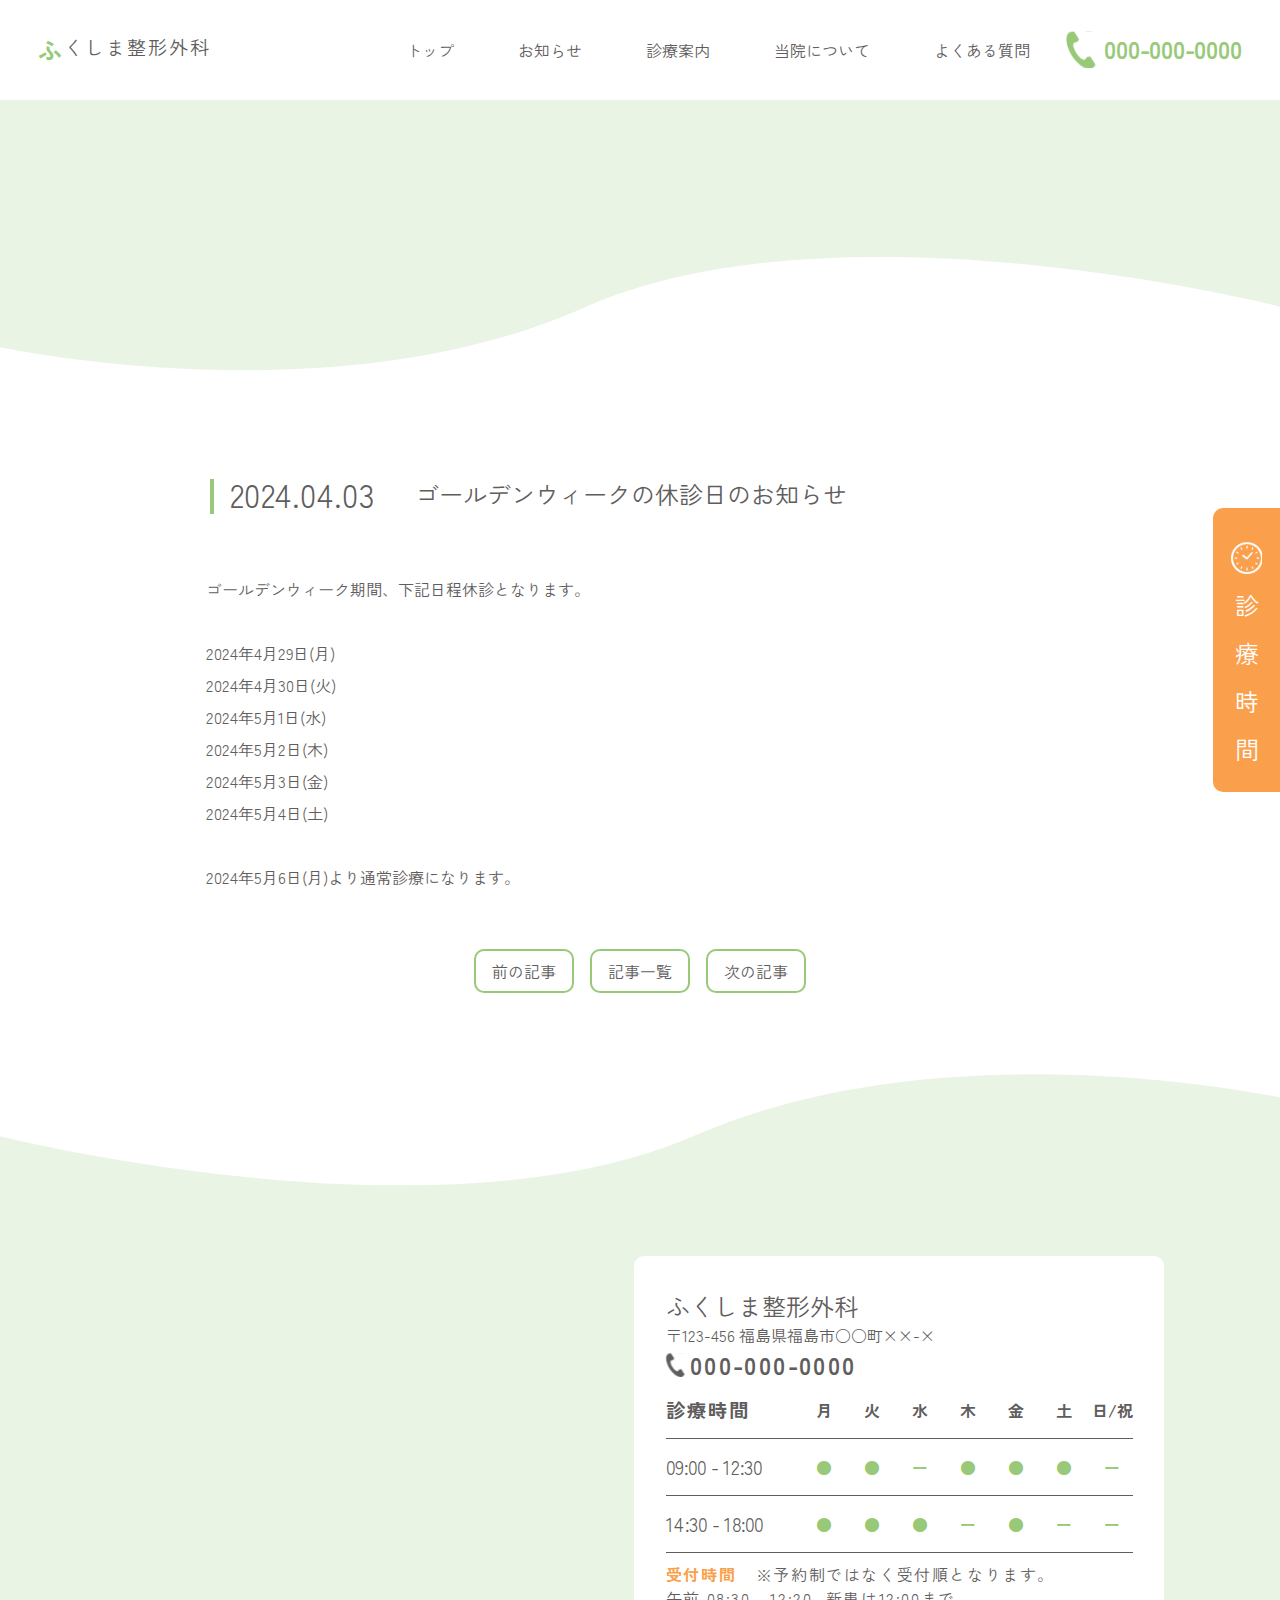
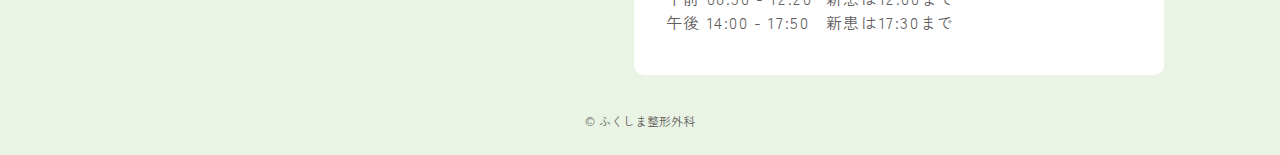
<file: news02.html>
<!DOCTYPE html>
<html lang="ja">
  <head>
    <meta charset="utf-8" />
    <meta name="viewport" content="width=device-width,initial-scale=1" />
    <title>ふくしま整形外科</title>
    <meta name="description" content="ページの説明" />
    <meta name="format-detection" content="telephone=no" />

    <link rel="icon" href="/img/favicon.ico" type="image/png" />

    <meta name="robots" content="noindex" />
    <meta property="og:site_name" content="ふくしま整形外科" />
    <meta property="og:url" content="URL" />
    <meta property="og:type" content="website" />
    <meta property="og:title" content="ふくしま整形外科" />
    <meta property="og:description" content="ページの説明" />
    <meta property="og:image" content="URL" />
    <meta property="og:locale" content="ja_JP" />
    <meta property="fb:app_id" content="AppID" />
    <meta name="twitter:card" content="summary_large_image or summary" />
    <meta name="twitter:site" content="@twitter_id" />
    <meta name="twitter:description" content="ページの説明" />
    <meta name="twitter:image:src" content="URL" />

    <!-- google fonts -->
    <link rel="preconnect" href="https://fonts.googleapis.com" />
    <link rel="preconnect" href="https://fonts.gstatic.com" crossorigin />
    <link
      href="https://fonts.googleapis.com/css2?family=Zen+Kaku+Gothic+New:wght@400;500;700&display=swap"
      rel="stylesheet"
    />

    <!-- css -->
    <link rel="stylesheet" href="css/reset.css" />
    <link
      rel="stylesheet"
      href="https://cdn.jsdelivr.net/npm/swiper@8/swiper-bundle.min.css"
    />
    <link rel="stylesheet" href="css/style.css" />


  </head>

  <body class="js_body" id="top">
    <header class="l_header">
      <div class="l_header-inner">
        <h1 class="l_header-logo">
          <a href="index.html" class="l_header-logo_link"
            ><span class="u_accent">ふ</span>くしま<br
              class="u_logo-br"
            />整形外科</a
          >
        </h1>

        <ul class="m_sp_nav-list">
          <li class="m_sp_nav-item time js_modalOpen" data-modal-target="modal">
            <a href="" class="">
              <span class="m_sp_nav-item__title">診療時間</span>
              <div class="m_sp_nav-item_img-wrapper">
                <img
                  src="img/sp_時計.svg"
                  alt=""
                  class="m_sp_nav-item_img"
                  width="20"
                  height="20"
                />
              </div>
            </a>
          </li>

          <li class="m_sp_nav-item tel">
            <a href="tel:0000000000" class="">
              <span class="m_sp_nav-item__title tel">お問い合わせ</span>
              <div class="m_sp_nav-item_img-wrapper">
                <img
                  src="img/sp_電話.svg"
                  alt=""
                  class="m_sp_nav-item_img"
                  width="20"
                  height="21"
                />
              </div>
            </a>
          </li>

          <li class="m_sp_nav-item ham">
            <button class="m_hamburger js_hamburger">
              <span class="m_hamburger_bar"></span>
              <span class="m_hamburger_bar"></span>
              <span class="m_hamburger_bar"></span>
            </button>
          </li>
        </ul>

        <div class="l_header-contents">
          <nav class="l_header-nav js_nav">
            <ul class="l_header-nav_list">
              <li class="l_header-nav_item">
                <a href="index.html#top" class="l_header-nav_link js_nav_link"
                  >トップ</a
                >
              </li>
              <li class="l_header-nav_item">
                <a
                  href="index.html#top_news"
                  class="l_header-nav_link js_nav_link"
                  >お知らせ</a
                >
              </li>
              <li class="l_header-nav_item">
                <a
                  href="index.html#top_medicalInfo"
                  class="l_header-nav_link js_nav_link"
                  >診療案内</a
                >
              </li>
              <li class="l_header-nav_item">
                <a
                  href="index.html#top_clinicInfo"
                  class="l_header-nav_link js_nav_link"
                  >当院について</a
                >
              </li>
              <li class="l_header-nav_item">
                <a
                  href="index.html#top_faq"
                  class="l_header-nav_link js_nav_link"
                  >よくある質問</a
                >
              </li>
            </ul>
          </nav>

          <div class="l_header-icon_img-wrapper">
            <a href="tel:0000000000" class="u_sp-only">
              <img
                src="img/pc_電話.svg"
                alt=""
                class="l_header-icon_img"
                width="46"
                height="45"
              />
              <span class="l_tel-number">000-000-0000</span>
            </a>
          </div>
          <!-- /.l_header-icon -->
        </div>
        <!-- /.l_header-contents -->
      </div>

      <div class="l_header-info u_sp-only js_info">
        <p class="l_header-info_title">診療時間</p>

        <div class="m_info__pc header">
          <table class="m_info-table">
            <tr class="m_info-table_week__tr">
              <th class="m_info-table_week__th">診療時間</th>
              <td class="m_info-table_week__td">月</td>
              <td class="m_info-table_week__td">火</td>
              <td class="m_info-table_week__td">水</td>
              <td class="m_info-table_week__td">木</td>
              <td class="m_info-table_week__td">金</td>
              <td class="m_info-table_week__td">土</td>
              <td class="m_info-table_week__td">日/祝</td>
            </tr>
            <tr class="m_info-table_time__tr">
              <th class="m_info-table_time__th">09:00 - 12:30</th>
              <td class="m_info-table_time__td">●</td>
              <td class="m_info-table_time__td">●</td>
              <td class="m_info-table_time__td">ー</td>
              <td class="m_info-table_time__td">●</td>
              <td class="m_info-table_time__td">●</td>
              <td class="m_info-table_time__td">●</td>
              <td class="m_info-table_time__td">ー</td>
            </tr>
            <tr class="m_info-table_time__tr">
              <th class="m_info-table_time__th">14:30 - 18:00</th>
              <td class="m_info-table_time__td">●</td>
              <td class="m_info-table_time__td">●</td>
              <td class="m_info-table_time__td">●</td>
              <td class="m_info-table_time__td">ー</td>
              <td class="m_info-table_time__td">●</td>
              <td class="m_info-table_time__td">ー</td>
              <td class="m_info-table_time__td">ー</td>
            </tr>
          </table>

          <dl class="m_rp">
            <dt class="m_rp-hd">受付時間</dt>
            <dd class="m_rp-note">※予約制ではなく受付順となります。</dd>
            <dt class="m_rp_time">午前 08:30 - 12:20</dt>
            <dd class="m_rp_new">新患は12:00まで</dd>
            <dt class="m_rp_time">午後 14:00 - 17:50</dt>
            <dd class="m_rp_new">新患は17:30まで</dd>
          </dl>
        </div>
        <!-- /.m_info -->
      </div>
      <!-- /.l_header-info -->
    </header>

    <main class="news">
      <div class="m_single-bg_top"></div>
      <svg
        class="m_bg-bottom"
        viewBox="0 0 1366 129"
        fill="none"
        xmlns="http://www.w3.org/2000/svg"
      >
        <path
          d="M-9 102.544C-9 102.544 351.925 183.354 623.882 61.9129C895.84 -59.5278 1370 61.9129 1370 61.9129V0.515314H-9V102.544Z"
          fill="#97C978"
          fill-opacity="0.2"
        />
      </svg>
      <article class="news_top l_container-sm">
        <div class="news_post-meta">
          <time class="news_meta-date">2024.04.03</time>
          <h1 class="news_title">ゴールデンウィークの休診日のお知らせ</h1>
        </div>
        <!-- /.news_main-meta -->

        <p class="news_txt">
          ゴールデンウィーク期間、下記日程休診となります。 <br />
          <br />
          2024年4月29日(月) <br />
          2024年4月30日(火) <br />
          2024年5月1日(水) <br />
          2024年5月2日(木) <br />
          2024年5月3日(金) <br />
          2024年5月4日(土) <br />
          <br />
          2024年5月6日(月)より通常診療になります。
        </p>
      </article>

      <div class="news_pagination">
        <a href="news01.html" class="news_pagination-link prev">前の記事</a>
        <a href="news.html" class="news_pagination-link return">記事一覧</a>
        <a href="news03.html" class="news_pagination-link next">次の記事</a>
      </div>
      <!-- /.news_pagination -->
    </main>

    <footer class="l_footer">
      <div class="l_contents">
        <svg
          class="m_bg-top"
          viewBox="0 0 1366 127"
          fill="none"
          xmlns="http://www.w3.org/2000/svg"
        >
          <path
            d="M1371 26.6967C1371 26.6967 1011.65 -52.4676 740.884 66.5C470.115 185.468 -1.96951 66.5 -1.96951 66.5V126.647H1371V26.6967Z"
            fill="#97C978"
            fill-opacity="0.2"
          />
        </svg>

        <div class="l_footer_contents">
          <div class="l_container">
            <div class="l_footer-inner">
              <div class="m_access-map">
                <iframe
                  src="https://www.google.com/maps/embed?pb=!1m14!1m8!1m3!1d3154.7048437836393!2d140.4682317!3d37.7500681!3m2!1i1024!2i768!4f13.1!3m3!1m2!1s0x5f8a85cad26487f5%3A0x344387912e394d27!2z56aP5bO255yM5bqB!5e0!3m2!1sja!2sjp!4v1695648962809!5m2!1sja!2sjp"
                  class="m_access-map_iframe"
                  width="600"
                  height="450"
                  style="border: 0"
                  allowfullscreen=""
                  loading="lazy"
                  referrerpolicy="no-referrer-when-downgrade"
                ></iframe>
              </div>
              <!-- /.m_access-map -->

              <div class="l_footer-wrap">
                <p class="l_footer-clName">ふくしま整形外科</p>
                <p class="l_footer-address">〒123-456 福島県福島市○○町××-×</p>
                <p class="l_footer-tel">000-000-0000</p>

                <div class="l_footer-info" id="info">
                  <div class="m_info">
                    <table class="m_info-table">
                      <tr class="m_info-table_week__tr">
                        <th class="m_info-table_week__th">診療時間</th>
                        <td class="m_info-table_week__td">月</td>
                        <td class="m_info-table_week__td">火</td>
                        <td class="m_info-table_week__td">水</td>
                        <td class="m_info-table_week__td">木</td>
                        <td class="m_info-table_week__td">金</td>
                        <td class="m_info-table_week__td">土</td>
                        <td class="m_info-table_week__td">日/祝</td>
                      </tr>
                      <tr class="m_info-table_time__tr">
                        <th class="m_info-table_time__th">09:00 - 12:30</th>
                        <td class="m_info-table_time__td">●</td>
                        <td class="m_info-table_time__td">●</td>
                        <td class="m_info-table_time__td">ー</td>
                        <td class="m_info-table_time__td">●</td>
                        <td class="m_info-table_time__td">●</td>
                        <td class="m_info-table_time__td">●</td>
                        <td class="m_info-table_time__td">ー</td>
                      </tr>
                      <tr class="m_info-table_time__tr">
                        <th class="m_info-table_time__th">14:30 - 18:00</th>
                        <td class="m_info-table_time__td">●</td>
                        <td class="m_info-table_time__td">●</td>
                        <td class="m_info-table_time__td">●</td>
                        <td class="m_info-table_time__td">ー</td>
                        <td class="m_info-table_time__td">●</td>
                        <td class="m_info-table_time__td">ー</td>
                        <td class="m_info-table_time__td">ー</td>
                      </tr>
                    </table>

                    <dl class="m_rp">
                      <dt class="m_rp-hd">受付時間</dt>
                      <dd class="m_rp-note">
                        ※予約制ではなく受付順となります。
                      </dd>
                      <dt class="m_rp_time">午前 08:30 - 12:20</dt>
                      <dd class="m_rp_new">新患は12:00まで</dd>
                      <dt class="m_rp_time">午後 14:00 - 17:50</dt>
                      <dd class="m_rp_new">新患は17:30まで</dd>
                    </dl>
                  </div>
                  <!-- /.m_info -->
                </div>
                <!-- /.l_footer_info -->
              </div>
              <!-- /.m_footer-contents -->
            </div>
            <!-- /.m_footer-inner -->
          </div>
          <!-- /.l_container -->
          <p class="l_footer-copyright">
            <small class="l_footer-copyright_txt"
              >&copy; ふくしま整形外科</small
            >
          </p>
        </div>
        <!-- /.l_contents -->
      </div>
    </footer>

    <div class="m_modal js_modal" id="modal">
      <div class="m_modal-inner">
        <div class="m_modal-contents">
          <div class="m_info__modal m_modal_info__sp">
            <table class="m_info-table">
              <tr class="m_info-table_week__tr">
                <th class="m_info-table_week__th">診療時間</th>
                <td class="m_info-table_week__td">月</td>
                <td class="m_info-table_week__td">火</td>
                <td class="m_info-table_week__td">水</td>
                <td class="m_info-table_week__td">木</td>
                <td class="m_info-table_week__td">金</td>
                <td class="m_info-table_week__td">土</td>
                <td class="m_info-table_week__td">日/祝</td>
              </tr>
              <tr class="m_info-table_time__tr">
                <th class="m_info-table_time__th">09:00 - 12:30</th>
                <td class="m_info-table_time__td">●</td>
                <td class="m_info-table_time__td">●</td>
                <td class="m_info-table_time__td">ー</td>
                <td class="m_info-table_time__td">●</td>
                <td class="m_info-table_time__td">●</td>
                <td class="m_info-table_time__td">●</td>
                <td class="m_info-table_time__td">ー</td>
              </tr>
              <tr class="m_info-table_time__tr">
                <th class="m_info-table_time__th">14:30 - 18:00</th>
                <td class="m_info-table_time__td">●</td>
                <td class="m_info-table_time__td">●</td>
                <td class="m_info-table_time__td">●</td>
                <td class="m_info-table_time__td">ー</td>
                <td class="m_info-table_time__td">●</td>
                <td class="m_info-table_time__td">ー</td>
                <td class="m_info-table_time__td">ー</td>
              </tr>
            </table>

            <dl class="m_rp">
              <dt class="m_rp-hd">受付時間</dt>
              <dd class="m_rp-note">※予約制ではなく受付順となります。</dd>
              <dt class="m_rp_time">午前 08:30 - 12:20</dt>
              <dd class="m_rp_new">新患は12:00まで</dd>
              <dt class="m_rp_time">午後 14:00 - 17:50</dt>
              <dd class="m_rp_new">新患は17:30まで</dd>
            </dl>
          </div>
          <!-- /.m_info__modal -->
        </div>
        <!-- /.m_modal_contents -->
      </div>
      <!-- /.m_modal_inner -->
    </div>
    <!-- /.m_modal -->

    <div class="m_page-top">
      <p class="m_page-top_link">
        <span class="u_fz">トップ</span><br />へ戻る
      </p>
    </div>

        <!-- js -->

    <script
      src="https://code.jquery.com/jquery-3.7.1.min.js"
      integrity="sha256-/JqT3SQfawRcv/BIHPThkBvs0OEvtFFmqPF/lYI/Cxo="
      crossorigin="anonymous"
    ></script>
    <script src="https://cdn.jsdelivr.net/npm/swiper@8/swiper-bundle.min.js"></script>
    <script src="https://cdnjs.cloudflare.com/ajax/libs/gsap/3.11.3/gsap.min.js"></script>
    <script src="js/main.js" defer></script>
  </body>
</html>
</file>
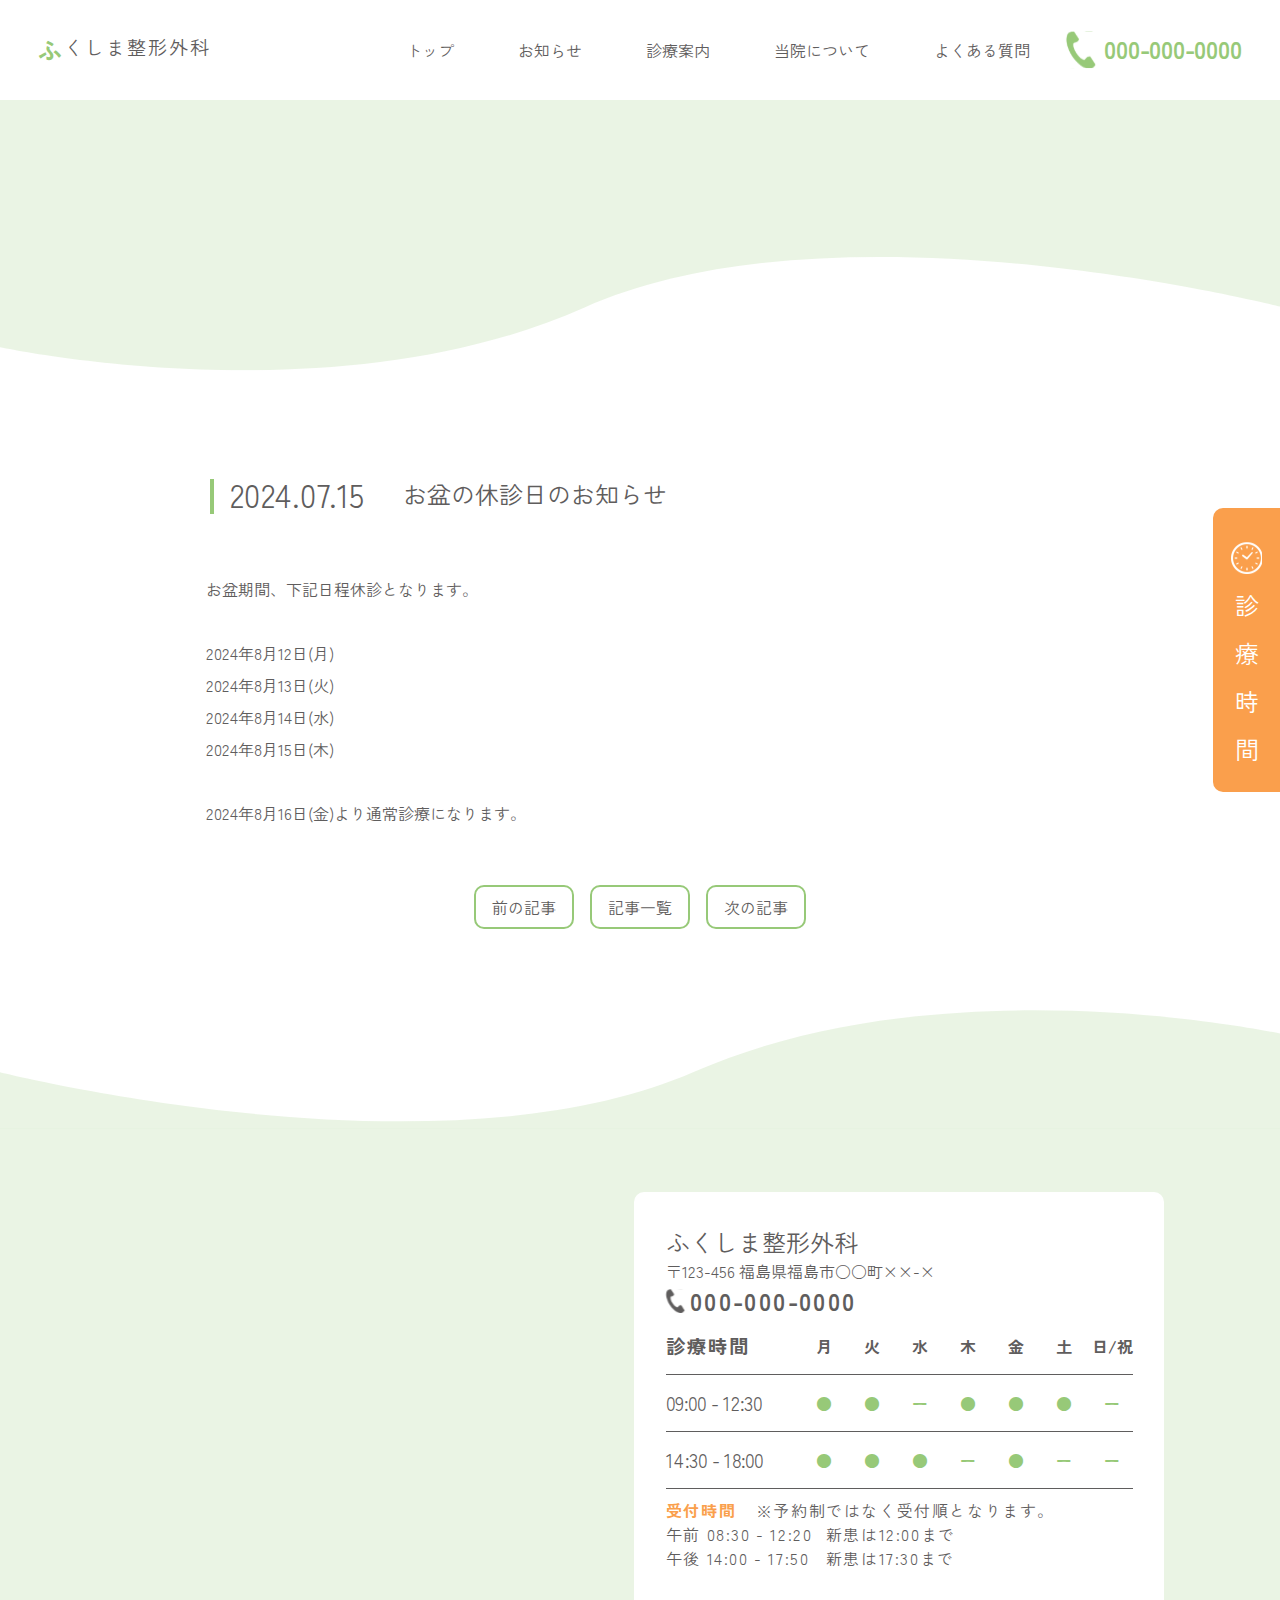
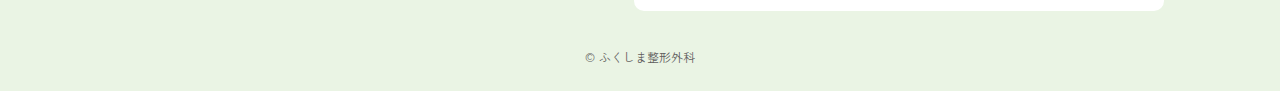
<file: news03.html>
<!DOCTYPE html>
<html lang="ja">
  <head>
    <meta charset="utf-8" />
    <meta name="viewport" content="width=device-width,initial-scale=1" />
    <title>ふくしま整形外科</title>
    <meta name="description" content="ページの説明" />
    <meta name="format-detection" content="telephone=no" />

    <link rel="icon" href="/img/favicon.ico" type="image/png" />

    <meta name="robots" content="noindex" />
    <meta property="og:site_name" content="ふくしま整形外科" />
    <meta property="og:url" content="URL" />
    <meta property="og:type" content="website" />
    <meta property="og:title" content="ふくしま整形外科" />
    <meta property="og:description" content="ページの説明" />
    <meta property="og:image" content="URL" />
    <meta property="og:locale" content="ja_JP" />
    <meta property="fb:app_id" content="AppID" />
    <meta name="twitter:card" content="summary_large_image or summary" />
    <meta name="twitter:site" content="@twitter_id" />
    <meta name="twitter:description" content="ページの説明" />
    <meta name="twitter:image:src" content="URL" />

    <!-- google fonts -->
    <link rel="preconnect" href="https://fonts.googleapis.com" />
    <link rel="preconnect" href="https://fonts.gstatic.com" crossorigin />
    <link
      href="https://fonts.googleapis.com/css2?family=Zen+Kaku+Gothic+New:wght@400;500;700&display=swap"
      rel="stylesheet"
    />

    <!-- css -->
    <link rel="stylesheet" href="css/reset.css" />
    <link
      rel="stylesheet"
      href="https://cdn.jsdelivr.net/npm/swiper@8/swiper-bundle.min.css"
    />
    <link rel="stylesheet" href="css/style.css" />
  </head>

  <body class="js_body" id="top">
    <header class="l_header">
      <div class="l_header-inner">
        <h1 class="l_header-logo">
          <a href="index.html" class="l_header-logo_link"
            ><span class="u_accent">ふ</span>くしま<br
              class="u_logo-br"
            />整形外科</a
          >
        </h1>

        <ul class="m_sp_nav-list">
          <li class="m_sp_nav-item time js_modalOpen" data-modal-target="modal">
            <a href="" class="">
              <span class="m_sp_nav-item__title">診療時間</span>
              <div class="m_sp_nav-item_img-wrapper">
                <img
                  src="img/sp_時計.svg"
                  alt=""
                  class="m_sp_nav-item_img"
                  width="20"
                  height="20"
                />
              </div>
            </a>
          </li>

          <li class="m_sp_nav-item tel">
            <a href="tel:0000000000" class="">
              <span class="m_sp_nav-item__title tel">お問い合わせ</span>
              <div class="m_sp_nav-item_img-wrapper">
                <img
                  src="img/sp_電話.svg"
                  alt=""
                  class="m_sp_nav-item_img"
                  width="20"
                  height="21"
                />
              </div>
            </a>
          </li>

          <li class="m_sp_nav-item ham">
            <button class="m_hamburger js_hamburger">
              <span class="m_hamburger_bar"></span>
              <span class="m_hamburger_bar"></span>
              <span class="m_hamburger_bar"></span>
            </button>
          </li>
        </ul>

        <div class="l_header-contents">
          <nav class="l_header-nav js_nav">
            <ul class="l_header-nav_list">
              <li class="l_header-nav_item">
                <a href="index.html#top" class="l_header-nav_link js_nav_link"
                  >トップ</a
                >
              </li>
              <li class="l_header-nav_item">
                <a
                  href="index.html#top_news"
                  class="l_header-nav_link js_nav_link"
                  >お知らせ</a
                >
              </li>
              <li class="l_header-nav_item">
                <a
                  href="index.html#top_medicalInfo"
                  class="l_header-nav_link js_nav_link"
                  >診療案内</a
                >
              </li>
              <li class="l_header-nav_item">
                <a
                  href="index.html#top_clinicInfo"
                  class="l_header-nav_link js_nav_link"
                  >当院について</a
                >
              </li>
              <li class="l_header-nav_item">
                <a
                  href="index.html#top_faq"
                  class="l_header-nav_link js_nav_link"
                  >よくある質問</a
                >
              </li>
            </ul>
          </nav>

          <div class="l_header-icon_img-wrapper">
            <a href="tel:0000000000" class="u_sp-only">
              <img
                src="img/pc_電話.svg"
                alt=""
                class="l_header-icon_img"
                width="46"
                height="45"
              />
              <span class="l_tel-number">000-000-0000</span>
            </a>
          </div>
          <!-- /.l_header-icon -->
        </div>
        <!-- /.l_header-contents -->
      </div>

      <div class="l_header-info u_sp-only js_info">
        <p class="l_header-info_title">診療時間</p>

        <div class="m_info__pc header">
          <table class="m_info-table">
            <tr class="m_info-table_week__tr">
              <th class="m_info-table_week__th">診療時間</th>
              <td class="m_info-table_week__td">月</td>
              <td class="m_info-table_week__td">火</td>
              <td class="m_info-table_week__td">水</td>
              <td class="m_info-table_week__td">木</td>
              <td class="m_info-table_week__td">金</td>
              <td class="m_info-table_week__td">土</td>
              <td class="m_info-table_week__td">日/祝</td>
            </tr>
            <tr class="m_info-table_time__tr">
              <th class="m_info-table_time__th">09:00 - 12:30</th>
              <td class="m_info-table_time__td">●</td>
              <td class="m_info-table_time__td">●</td>
              <td class="m_info-table_time__td">ー</td>
              <td class="m_info-table_time__td">●</td>
              <td class="m_info-table_time__td">●</td>
              <td class="m_info-table_time__td">●</td>
              <td class="m_info-table_time__td">ー</td>
            </tr>
            <tr class="m_info-table_time__tr">
              <th class="m_info-table_time__th">14:30 - 18:00</th>
              <td class="m_info-table_time__td">●</td>
              <td class="m_info-table_time__td">●</td>
              <td class="m_info-table_time__td">●</td>
              <td class="m_info-table_time__td">ー</td>
              <td class="m_info-table_time__td">●</td>
              <td class="m_info-table_time__td">ー</td>
              <td class="m_info-table_time__td">ー</td>
            </tr>
          </table>

          <dl class="m_rp">
            <dt class="m_rp-hd">受付時間</dt>
            <dd class="m_rp-note">※予約制ではなく受付順となります。</dd>
            <dt class="m_rp_time">午前 08:30 - 12:20</dt>
            <dd class="m_rp_new">新患は12:00まで</dd>
            <dt class="m_rp_time">午後 14:00 - 17:50</dt>
            <dd class="m_rp_new">新患は17:30まで</dd>
          </dl>
        </div>
        <!-- /.m_info -->
      </div>
      <!-- /.l_header-info -->
    </header>

    <main class="news">
      <div class="m_single-bg_top"></div>
      <svg
        class="m_bg-bottom"
        viewBox="0 0 1366 129"
        fill="none"
        xmlns="http://www.w3.org/2000/svg"
      >
        <path
          d="M-9 102.544C-9 102.544 351.925 183.354 623.882 61.9129C895.84 -59.5278 1370 61.9129 1370 61.9129V0.515314H-9V102.544Z"
          fill="#97C978"
          fill-opacity="0.2"
        />
      </svg>
      <article class="news_top l_container-sm">
        <div class="news_post-meta">
          <time class="news_meta-date">2024.07.15</time>
          <h1 class="news_title">お盆の休診日のお知らせ</h1>
        </div>
        <!-- /.news_main-meta -->

        <p class="news_txt">
          お盆期間、下記日程休診となります。 <br />
          <br />
          2024年8月12日(月) <br />
          2024年8月13日(火) <br />
          2024年8月14日(水) <br />
          2024年8月15日(木) <br />
          <br />
          2024年8月16日(金)より通常診療になります。
        </p>
      </article>

      <div class="news_pagination">
        <a href="news02.html" class="news_pagination-link prev">前の記事</a>
        <a href="news.html" class="news_pagination-link return">記事一覧</a>
        <a href="news04.html" class="news_pagination-link next">次の記事</a>
      </div>
      <!-- /.news_pagination -->
    </main>

    <footer class="l_footer">
      <div class="l_contents">
        <svg
          class="m_bg-top"
          viewBox="0 0 1366 127"
          fill="none"
          xmlns="http://www.w3.org/2000/svg"
        >
          <path
            d="M1371 26.6967C1371 26.6967 1011.65 -52.4676 740.884 66.5C470.115 185.468 -1.96951 66.5 -1.96951 66.5V126.647H1371V26.6967Z"
            fill="#97C978"
            fill-opacity="0.2"
          />
        </svg>

        <div class="l_footer_contents">
          <div class="l_container">
            <div class="l_footer-inner">
              <div class="m_access-map">
                <iframe
                  src="https://www.google.com/maps/embed?pb=!1m14!1m8!1m3!1d3154.7048437836393!2d140.4682317!3d37.7500681!3m2!1i1024!2i768!4f13.1!3m3!1m2!1s0x5f8a85cad26487f5%3A0x344387912e394d27!2z56aP5bO255yM5bqB!5e0!3m2!1sja!2sjp!4v1695648962809!5m2!1sja!2sjp"
                  class="m_access-map_iframe"
                  width="600"
                  height="450"
                  style="border: 0"
                  allowfullscreen=""
                  loading="lazy"
                  referrerpolicy="no-referrer-when-downgrade"
                ></iframe>
              </div>
              <!-- /.m_access-map -->

              <div class="l_footer-wrap">
                <p class="l_footer-clName">ふくしま整形外科</p>
                <p class="l_footer-address">〒123-456 福島県福島市○○町××-×</p>
                <p class="l_footer-tel">000-000-0000</p>

                <div class="l_footer-info" id="info">
                  <div class="m_info">
                    <table class="m_info-table">
                      <tr class="m_info-table_week__tr">
                        <th class="m_info-table_week__th">診療時間</th>
                        <td class="m_info-table_week__td">月</td>
                        <td class="m_info-table_week__td">火</td>
                        <td class="m_info-table_week__td">水</td>
                        <td class="m_info-table_week__td">木</td>
                        <td class="m_info-table_week__td">金</td>
                        <td class="m_info-table_week__td">土</td>
                        <td class="m_info-table_week__td">日/祝</td>
                      </tr>
                      <tr class="m_info-table_time__tr">
                        <th class="m_info-table_time__th">09:00 - 12:30</th>
                        <td class="m_info-table_time__td">●</td>
                        <td class="m_info-table_time__td">●</td>
                        <td class="m_info-table_time__td">ー</td>
                        <td class="m_info-table_time__td">●</td>
                        <td class="m_info-table_time__td">●</td>
                        <td class="m_info-table_time__td">●</td>
                        <td class="m_info-table_time__td">ー</td>
                      </tr>
                      <tr class="m_info-table_time__tr">
                        <th class="m_info-table_time__th">14:30 - 18:00</th>
                        <td class="m_info-table_time__td">●</td>
                        <td class="m_info-table_time__td">●</td>
                        <td class="m_info-table_time__td">●</td>
                        <td class="m_info-table_time__td">ー</td>
                        <td class="m_info-table_time__td">●</td>
                        <td class="m_info-table_time__td">ー</td>
                        <td class="m_info-table_time__td">ー</td>
                      </tr>
                    </table>

                    <dl class="m_rp">
                      <dt class="m_rp-hd">受付時間</dt>
                      <dd class="m_rp-note">
                        ※予約制ではなく受付順となります。
                      </dd>
                      <dt class="m_rp_time">午前 08:30 - 12:20</dt>
                      <dd class="m_rp_new">新患は12:00まで</dd>
                      <dt class="m_rp_time">午後 14:00 - 17:50</dt>
                      <dd class="m_rp_new">新患は17:30まで</dd>
                    </dl>
                  </div>
                  <!-- /.m_info -->
                </div>
                <!-- /.l_footer_info -->
              </div>
              <!-- /.m_footer-contents -->
            </div>
            <!-- /.m_footer-inner -->
          </div>
          <!-- /.l_container -->
          <p class="l_footer-copyright">
            <small class="l_footer-copyright_txt"
              >&copy; ふくしま整形外科</small
            >
          </p>
        </div>
        <!-- /.l_contents -->
      </div>
    </footer>

    <div class="m_modal js_modal" id="modal">
      <div class="m_modal-inner">
        <div class="m_modal-contents">
          <div class="m_info__modal m_modal_info__sp">
            <table class="m_info-table">
              <tr class="m_info-table_week__tr">
                <th class="m_info-table_week__th">診療時間</th>
                <td class="m_info-table_week__td">月</td>
                <td class="m_info-table_week__td">火</td>
                <td class="m_info-table_week__td">水</td>
                <td class="m_info-table_week__td">木</td>
                <td class="m_info-table_week__td">金</td>
                <td class="m_info-table_week__td">土</td>
                <td class="m_info-table_week__td">日/祝</td>
              </tr>
              <tr class="m_info-table_time__tr">
                <th class="m_info-table_time__th">09:00 - 12:30</th>
                <td class="m_info-table_time__td">●</td>
                <td class="m_info-table_time__td">●</td>
                <td class="m_info-table_time__td">ー</td>
                <td class="m_info-table_time__td">●</td>
                <td class="m_info-table_time__td">●</td>
                <td class="m_info-table_time__td">●</td>
                <td class="m_info-table_time__td">ー</td>
              </tr>
              <tr class="m_info-table_time__tr">
                <th class="m_info-table_time__th">14:30 - 18:00</th>
                <td class="m_info-table_time__td">●</td>
                <td class="m_info-table_time__td">●</td>
                <td class="m_info-table_time__td">●</td>
                <td class="m_info-table_time__td">ー</td>
                <td class="m_info-table_time__td">●</td>
                <td class="m_info-table_time__td">ー</td>
                <td class="m_info-table_time__td">ー</td>
              </tr>
            </table>

            <dl class="m_rp">
              <dt class="m_rp-hd">受付時間</dt>
              <dd class="m_rp-note">※予約制ではなく受付順となります。</dd>
              <dt class="m_rp_time">午前 08:30 - 12:20</dt>
              <dd class="m_rp_new">新患は12:00まで</dd>
              <dt class="m_rp_time">午後 14:00 - 17:50</dt>
              <dd class="m_rp_new">新患は17:30まで</dd>
            </dl>
          </div>
          <!-- /.m_info__modal -->
        </div>
        <!-- /.m_modal_contents -->
      </div>
      <!-- /.m_modal_inner -->
    </div>
    <!-- /.m_modal -->

    <div class="m_page-top">
      <p class="m_page-top_link">
        <span class="u_fz">トップ</span><br />へ戻る
      </p>
    </div>

    <!-- js -->

    <script
      src="https://code.jquery.com/jquery-3.7.1.min.js"
      integrity="sha256-/JqT3SQfawRcv/BIHPThkBvs0OEvtFFmqPF/lYI/Cxo="
      crossorigin="anonymous"
    ></script>
    <script src="https://cdn.jsdelivr.net/npm/swiper@8/swiper-bundle.min.js"></script>
    <script src="https://cdnjs.cloudflare.com/ajax/libs/gsap/3.11.3/gsap.min.js"></script>
    <script src="js/main.js" defer></script>
  </body>
</html>
</file>
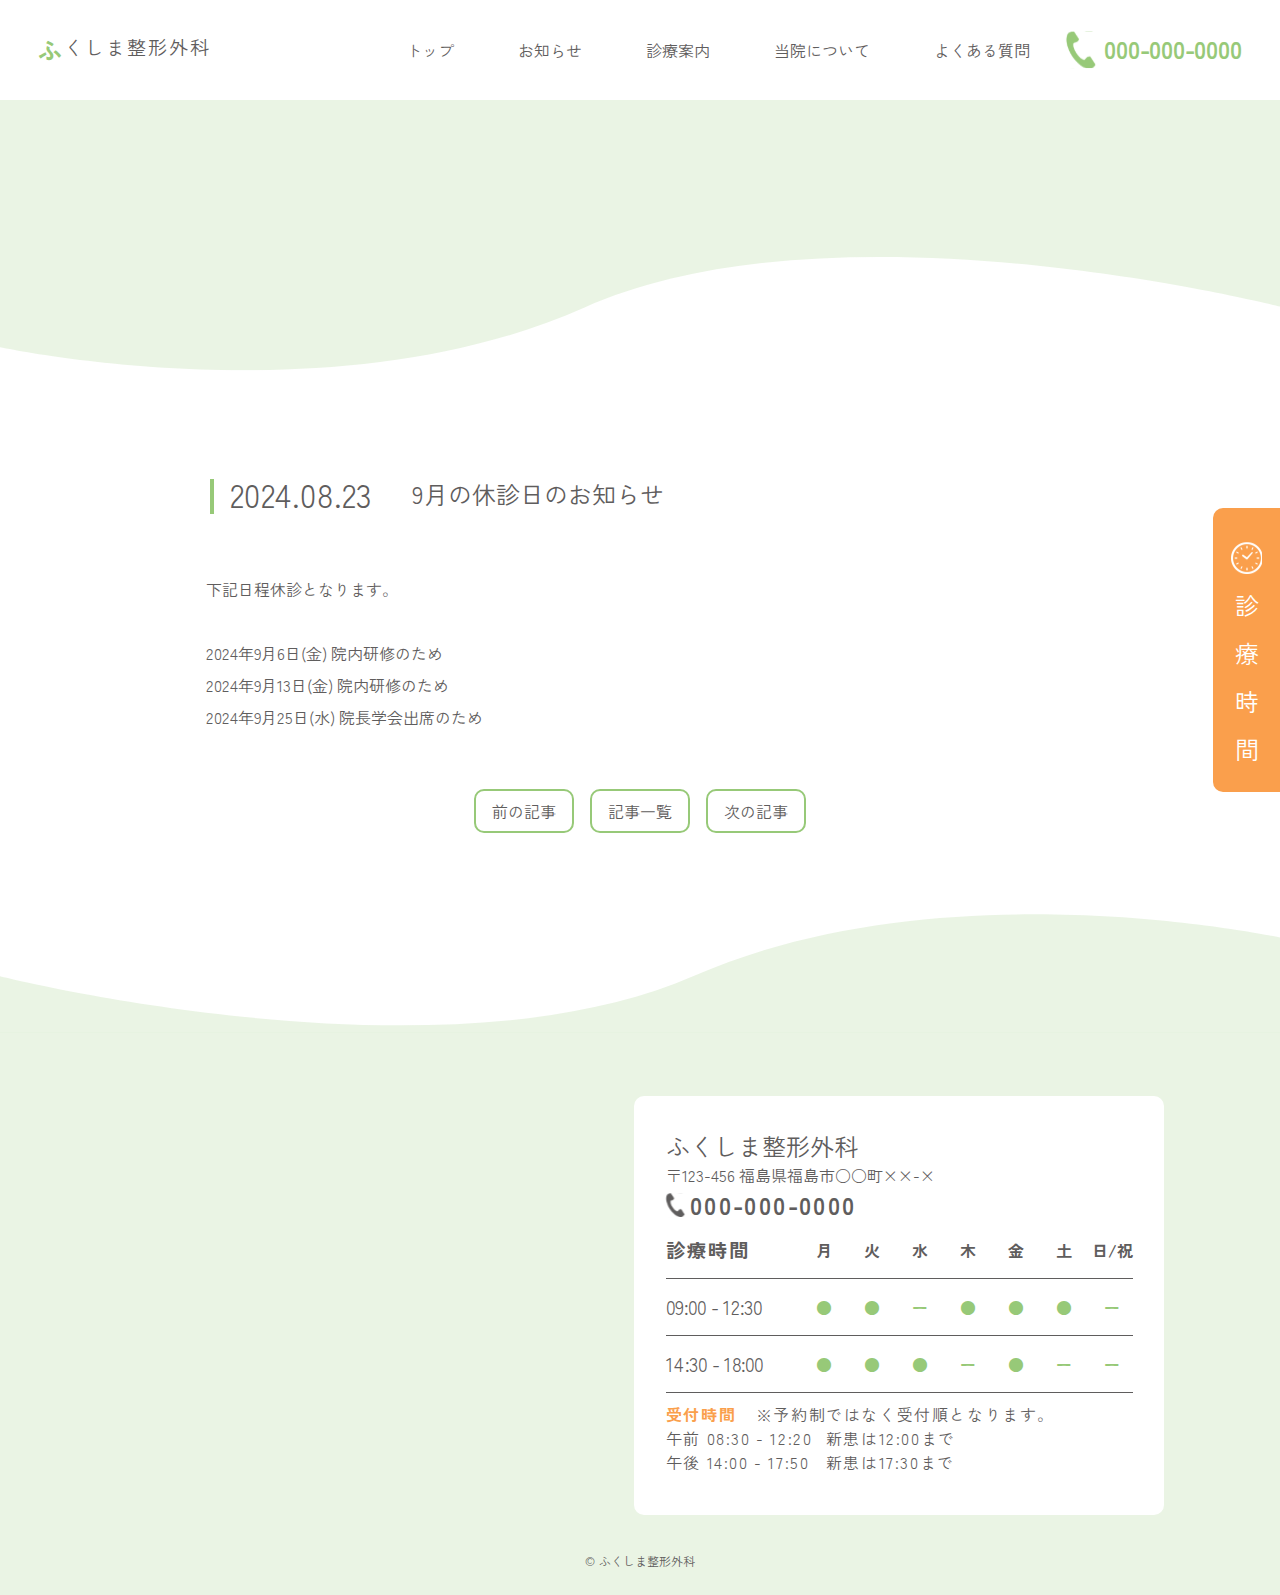
<file: news04.html>
<!DOCTYPE html>
<html lang="ja">
  <head>
    <meta charset="utf-8" />
    <meta name="viewport" content="width=device-width,initial-scale=1" />
    <title>ふくしま整形外科</title>
    <meta name="description" content="ページの説明" />
    <meta name="format-detection" content="telephone=no" />

    <link rel="icon" href="/img/favicon.ico" type="image/png" />

    <meta name="robots" content="noindex" />
    <meta property="og:site_name" content="ふくしま整形外科" />
    <meta property="og:url" content="URL" />
    <meta property="og:type" content="website" />
    <meta property="og:title" content="ふくしま整形外科" />
    <meta property="og:description" content="ページの説明" />
    <meta property="og:image" content="URL" />
    <meta property="og:locale" content="ja_JP" />
    <meta property="fb:app_id" content="AppID" />
    <meta name="twitter:card" content="summary_large_image or summary" />
    <meta name="twitter:site" content="@twitter_id" />
    <meta name="twitter:description" content="ページの説明" />
    <meta name="twitter:image:src" content="URL" />

    <!-- google fonts -->
    <link rel="preconnect" href="https://fonts.googleapis.com" />
    <link rel="preconnect" href="https://fonts.gstatic.com" crossorigin />
    <link
      href="https://fonts.googleapis.com/css2?family=Zen+Kaku+Gothic+New:wght@400;500;700&display=swap"
      rel="stylesheet"
    />

    <!-- css -->
    <link rel="stylesheet" href="css/reset.css" />
    <link
      rel="stylesheet"
      href="https://cdn.jsdelivr.net/npm/swiper@8/swiper-bundle.min.css"
    />
    <link rel="stylesheet" href="css/style.css" />


  </head>

  <body class="js_body" id="top">
    <header class="l_header">
      <div class="l_header-inner">
        <h1 class="l_header-logo">
          <a href="index.html" class="l_header-logo_link"
            ><span class="u_accent">ふ</span>くしま<br
              class="u_logo-br"
            />整形外科</a
          >
        </h1>

        <ul class="m_sp_nav-list">
          <li class="m_sp_nav-item time js_modalOpen" data-modal-target="modal">
            <a href="" class="">
              <span class="m_sp_nav-item__title">診療時間</span>
              <div class="m_sp_nav-item_img-wrapper">
                <img
                  src="img/sp_時計.svg"
                  alt=""
                  class="m_sp_nav-item_img"
                  width="20"
                  height="20"
                />
              </div>
            </a>
          </li>

          <li class="m_sp_nav-item tel">
            <a href="tel:0000000000" class="">
              <span class="m_sp_nav-item__title tel">お問い合わせ</span>
              <div class="m_sp_nav-item_img-wrapper">
                <img
                  src="img/sp_電話.svg"
                  alt=""
                  class="m_sp_nav-item_img"
                  width="20"
                  height="21"
                />
              </div>
            </a>
          </li>

          <li class="m_sp_nav-item ham">
            <button class="m_hamburger js_hamburger">
              <span class="m_hamburger_bar"></span>
              <span class="m_hamburger_bar"></span>
              <span class="m_hamburger_bar"></span>
            </button>
          </li>
        </ul>

        <div class="l_header-contents">
          <nav class="l_header-nav js_nav">
            <ul class="l_header-nav_list">
              <li class="l_header-nav_item">
                <a href="index.html#top" class="l_header-nav_link js_nav_link"
                  >トップ</a
                >
              </li>
              <li class="l_header-nav_item">
                <a
                  href="index.html#top_news"
                  class="l_header-nav_link js_nav_link"
                  >お知らせ</a
                >
              </li>
              <li class="l_header-nav_item">
                <a
                  href="index.html#top_medicalInfo"
                  class="l_header-nav_link js_nav_link"
                  >診療案内</a
                >
              </li>
              <li class="l_header-nav_item">
                <a
                  href="index.html#top_clinicInfo"
                  class="l_header-nav_link js_nav_link"
                  >当院について</a
                >
              </li>
              <li class="l_header-nav_item">
                <a
                  href="index.html#top_faq"
                  class="l_header-nav_link js_nav_link"
                  >よくある質問</a
                >
              </li>
            </ul>
          </nav>

          <div class="l_header-icon_img-wrapper">
            <a href="tel:0000000000" class="u_sp-only">
              <img
                src="img/pc_電話.svg"
                alt=""
                class="l_header-icon_img"
                width="46"
                height="45"
              />
              <span class="l_tel-number">000-000-0000</span>
            </a>
          </div>
          <!-- /.l_header-icon -->
        </div>
        <!-- /.l_header-contents -->
      </div>

      <div class="l_header-info u_sp-only js_info">
        <p class="l_header-info_title">診療時間</p>

        <div class="m_info__pc header">
          <table class="m_info-table">
            <tr class="m_info-table_week__tr">
              <th class="m_info-table_week__th">診療時間</th>
              <td class="m_info-table_week__td">月</td>
              <td class="m_info-table_week__td">火</td>
              <td class="m_info-table_week__td">水</td>
              <td class="m_info-table_week__td">木</td>
              <td class="m_info-table_week__td">金</td>
              <td class="m_info-table_week__td">土</td>
              <td class="m_info-table_week__td">日/祝</td>
            </tr>
            <tr class="m_info-table_time__tr">
              <th class="m_info-table_time__th">09:00 - 12:30</th>
              <td class="m_info-table_time__td">●</td>
              <td class="m_info-table_time__td">●</td>
              <td class="m_info-table_time__td">ー</td>
              <td class="m_info-table_time__td">●</td>
              <td class="m_info-table_time__td">●</td>
              <td class="m_info-table_time__td">●</td>
              <td class="m_info-table_time__td">ー</td>
            </tr>
            <tr class="m_info-table_time__tr">
              <th class="m_info-table_time__th">14:30 - 18:00</th>
              <td class="m_info-table_time__td">●</td>
              <td class="m_info-table_time__td">●</td>
              <td class="m_info-table_time__td">●</td>
              <td class="m_info-table_time__td">ー</td>
              <td class="m_info-table_time__td">●</td>
              <td class="m_info-table_time__td">ー</td>
              <td class="m_info-table_time__td">ー</td>
            </tr>
          </table>

          <dl class="m_rp">
            <dt class="m_rp-hd">受付時間</dt>
            <dd class="m_rp-note">※予約制ではなく受付順となります。</dd>
            <dt class="m_rp_time">午前 08:30 - 12:20</dt>
            <dd class="m_rp_new">新患は12:00まで</dd>
            <dt class="m_rp_time">午後 14:00 - 17:50</dt>
            <dd class="m_rp_new">新患は17:30まで</dd>
          </dl>
        </div>
        <!-- /.m_info -->
      </div>
      <!-- /.l_header-info -->
    </header>

    <main class="news">
      <div class="m_single-bg_top"></div>
      <svg
        class="m_bg-bottom"
        viewBox="0 0 1366 129"
        fill="none"
        xmlns="http://www.w3.org/2000/svg"
      >
        <path
          d="M-9 102.544C-9 102.544 351.925 183.354 623.882 61.9129C895.84 -59.5278 1370 61.9129 1370 61.9129V0.515314H-9V102.544Z"
          fill="#97C978"
          fill-opacity="0.2"
        />
      </svg>
      <article class="news_top l_container-sm">
        <div class="news_post-meta">
          <time class="news_meta-date">2024.08.23</time>
          <h1 class="news_title">9月の休診日のお知らせ</h1>
        </div>
        <!-- /.news_main-meta -->

        <p class="news_txt">
          下記日程休診となります。 <br />
          <br />
          2024年9月6日(金) 院内研修のため<br />
          2024年9月13日(金) 院内研修のため<br />
          2024年9月25日(水) 院長学会出席のため<br />
        </p>
      </article>

      <div class="news_pagination">
        <a href="news03.html" class="news_pagination-link prev">前の記事</a>
        <a href="news.html" class="news_pagination-link return">記事一覧</a>
        <a href="news05.html" class="news_pagination-link next">次の記事</a>
      </div>
      <!-- /.news_pagination -->
    </main>

    <footer class="l_footer">
      <div class="l_contents">
        <svg
          class="m_bg-top"
          viewBox="0 0 1366 127"
          fill="none"
          xmlns="http://www.w3.org/2000/svg"
        >
          <path
            d="M1371 26.6967C1371 26.6967 1011.65 -52.4676 740.884 66.5C470.115 185.468 -1.96951 66.5 -1.96951 66.5V126.647H1371V26.6967Z"
            fill="#97C978"
            fill-opacity="0.2"
          />
        </svg>

        <div class="l_footer_contents">
          <div class="l_container">
            <div class="l_footer-inner">
              <div class="m_access-map">
                <iframe
                  src="https://www.google.com/maps/embed?pb=!1m14!1m8!1m3!1d3154.7048437836393!2d140.4682317!3d37.7500681!3m2!1i1024!2i768!4f13.1!3m3!1m2!1s0x5f8a85cad26487f5%3A0x344387912e394d27!2z56aP5bO255yM5bqB!5e0!3m2!1sja!2sjp!4v1695648962809!5m2!1sja!2sjp"
                  class="m_access-map_iframe"
                  width="600"
                  height="450"
                  style="border: 0"
                  allowfullscreen=""
                  loading="lazy"
                  referrerpolicy="no-referrer-when-downgrade"
                ></iframe>
              </div>
              <!-- /.m_access-map -->

              <div class="l_footer-wrap">
                <p class="l_footer-clName">ふくしま整形外科</p>
                <p class="l_footer-address">〒123-456 福島県福島市○○町××-×</p>
                <p class="l_footer-tel">000-000-0000</p>

                <div class="l_footer-info" id="info">
                  <div class="m_info">
                    <table class="m_info-table">
                      <tr class="m_info-table_week__tr">
                        <th class="m_info-table_week__th">診療時間</th>
                        <td class="m_info-table_week__td">月</td>
                        <td class="m_info-table_week__td">火</td>
                        <td class="m_info-table_week__td">水</td>
                        <td class="m_info-table_week__td">木</td>
                        <td class="m_info-table_week__td">金</td>
                        <td class="m_info-table_week__td">土</td>
                        <td class="m_info-table_week__td">日/祝</td>
                      </tr>
                      <tr class="m_info-table_time__tr">
                        <th class="m_info-table_time__th">09:00 - 12:30</th>
                        <td class="m_info-table_time__td">●</td>
                        <td class="m_info-table_time__td">●</td>
                        <td class="m_info-table_time__td">ー</td>
                        <td class="m_info-table_time__td">●</td>
                        <td class="m_info-table_time__td">●</td>
                        <td class="m_info-table_time__td">●</td>
                        <td class="m_info-table_time__td">ー</td>
                      </tr>
                      <tr class="m_info-table_time__tr">
                        <th class="m_info-table_time__th">14:30 - 18:00</th>
                        <td class="m_info-table_time__td">●</td>
                        <td class="m_info-table_time__td">●</td>
                        <td class="m_info-table_time__td">●</td>
                        <td class="m_info-table_time__td">ー</td>
                        <td class="m_info-table_time__td">●</td>
                        <td class="m_info-table_time__td">ー</td>
                        <td class="m_info-table_time__td">ー</td>
                      </tr>
                    </table>

                    <dl class="m_rp">
                      <dt class="m_rp-hd">受付時間</dt>
                      <dd class="m_rp-note">
                        ※予約制ではなく受付順となります。
                      </dd>
                      <dt class="m_rp_time">午前 08:30 - 12:20</dt>
                      <dd class="m_rp_new">新患は12:00まで</dd>
                      <dt class="m_rp_time">午後 14:00 - 17:50</dt>
                      <dd class="m_rp_new">新患は17:30まで</dd>
                    </dl>
                  </div>
                  <!-- /.m_info -->
                </div>
                <!-- /.l_footer_info -->
              </div>
              <!-- /.m_footer-contents -->
            </div>
            <!-- /.m_footer-inner -->
          </div>
          <!-- /.l_container -->
          <p class="l_footer-copyright">
            <small class="l_footer-copyright_txt"
              >&copy; ふくしま整形外科</small
            >
          </p>
        </div>
        <!-- /.l_contents -->
      </div>
    </footer>

    <div class="m_modal js_modal" id="modal">
      <div class="m_modal-inner">
        <div class="m_modal-contents">
          <div class="m_info__modal m_modal_info__sp">
            <table class="m_info-table">
              <tr class="m_info-table_week__tr">
                <th class="m_info-table_week__th">診療時間</th>
                <td class="m_info-table_week__td">月</td>
                <td class="m_info-table_week__td">火</td>
                <td class="m_info-table_week__td">水</td>
                <td class="m_info-table_week__td">木</td>
                <td class="m_info-table_week__td">金</td>
                <td class="m_info-table_week__td">土</td>
                <td class="m_info-table_week__td">日/祝</td>
              </tr>
              <tr class="m_info-table_time__tr">
                <th class="m_info-table_time__th">09:00 - 12:30</th>
                <td class="m_info-table_time__td">●</td>
                <td class="m_info-table_time__td">●</td>
                <td class="m_info-table_time__td">ー</td>
                <td class="m_info-table_time__td">●</td>
                <td class="m_info-table_time__td">●</td>
                <td class="m_info-table_time__td">●</td>
                <td class="m_info-table_time__td">ー</td>
              </tr>
              <tr class="m_info-table_time__tr">
                <th class="m_info-table_time__th">14:30 - 18:00</th>
                <td class="m_info-table_time__td">●</td>
                <td class="m_info-table_time__td">●</td>
                <td class="m_info-table_time__td">●</td>
                <td class="m_info-table_time__td">ー</td>
                <td class="m_info-table_time__td">●</td>
                <td class="m_info-table_time__td">ー</td>
                <td class="m_info-table_time__td">ー</td>
              </tr>
            </table>

            <dl class="m_rp">
              <dt class="m_rp-hd">受付時間</dt>
              <dd class="m_rp-note">※予約制ではなく受付順となります。</dd>
              <dt class="m_rp_time">午前 08:30 - 12:20</dt>
              <dd class="m_rp_new">新患は12:00まで</dd>
              <dt class="m_rp_time">午後 14:00 - 17:50</dt>
              <dd class="m_rp_new">新患は17:30まで</dd>
            </dl>
          </div>
          <!-- /.m_info__modal -->
        </div>
        <!-- /.m_modal_contents -->
      </div>
      <!-- /.m_modal_inner -->
    </div>
    <!-- /.m_modal -->

    <div class="m_page-top">
      <p class="m_page-top_link">
        <span class="u_fz">トップ</span><br />へ戻る
      </p>
    </div>



        <!-- js -->

    <script
      src="https://code.jquery.com/jquery-3.7.1.min.js"
      integrity="sha256-/JqT3SQfawRcv/BIHPThkBvs0OEvtFFmqPF/lYI/Cxo="
      crossorigin="anonymous"
    ></script>
    <script src="https://cdn.jsdelivr.net/npm/swiper@8/swiper-bundle.min.js"></script>
    <script src="https://cdnjs.cloudflare.com/ajax/libs/gsap/3.11.3/gsap.min.js"></script>
    <script src="js/main.js" defer></script>
  </body>
</html>
</file>
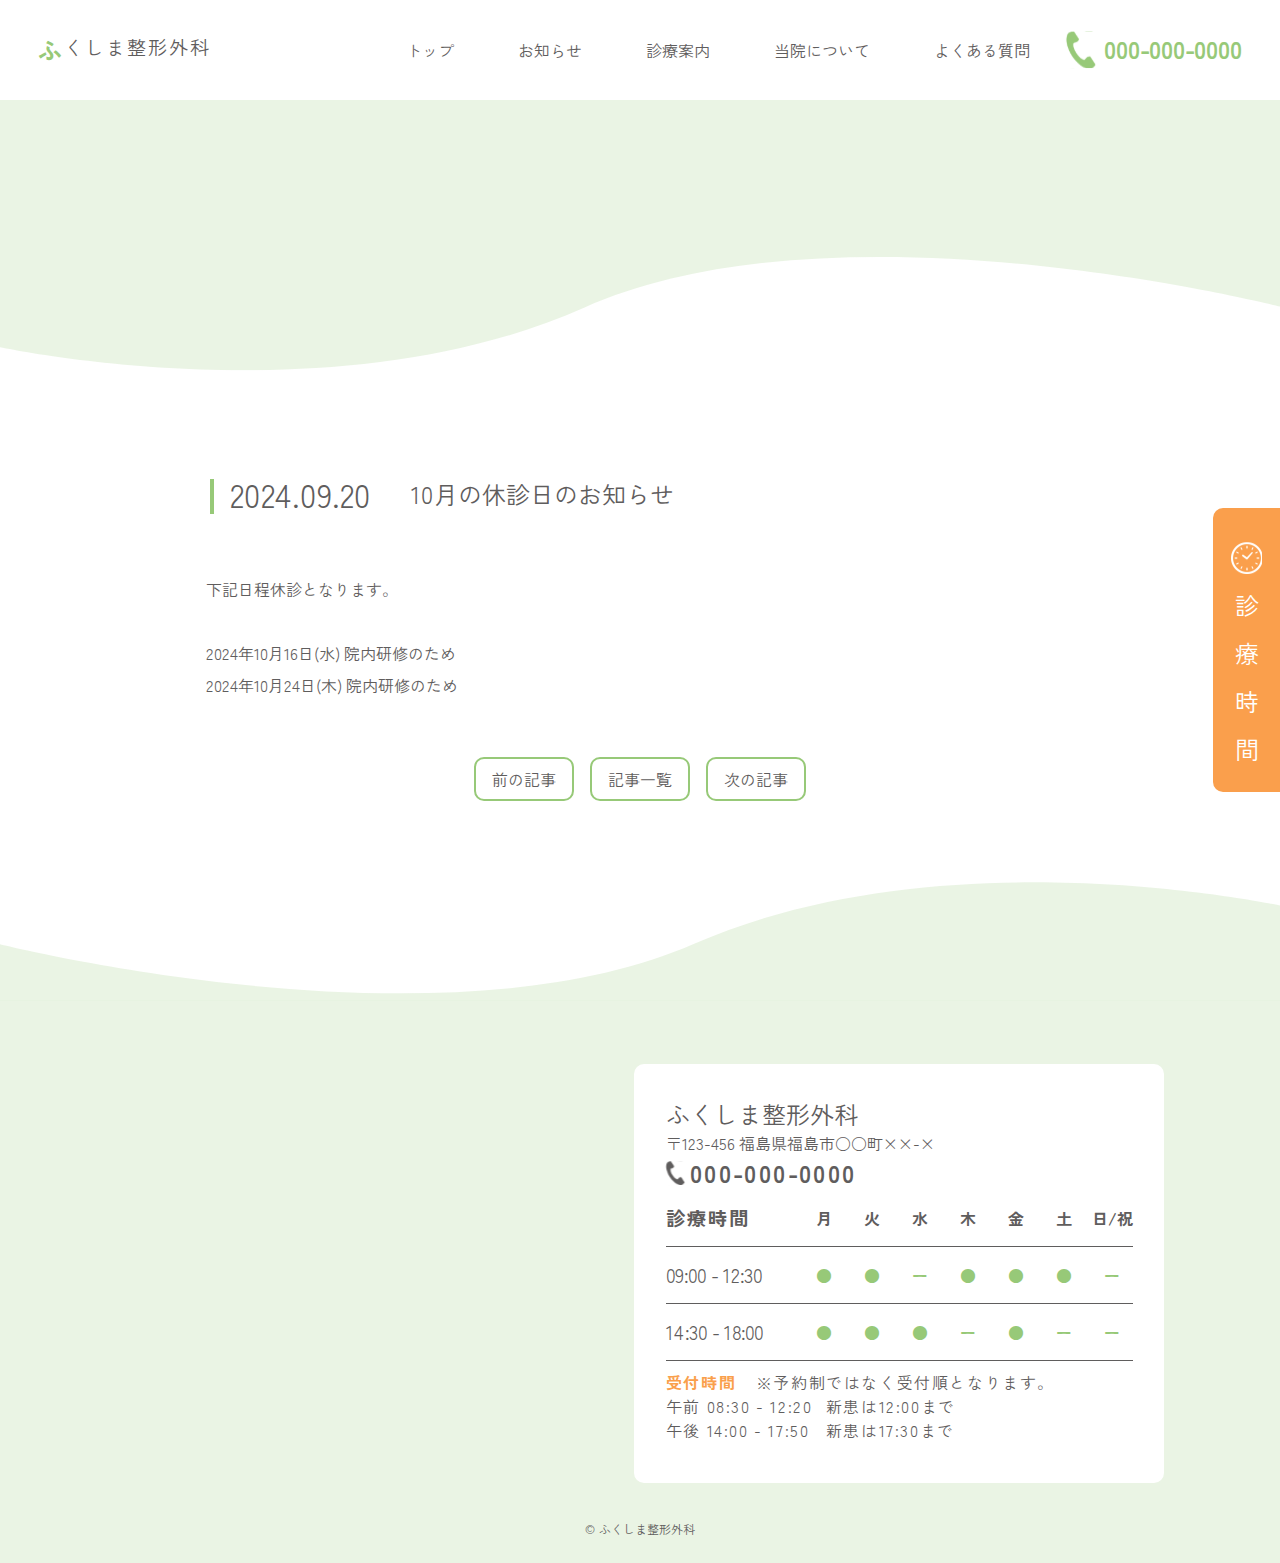
<file: news05.html>
<!DOCTYPE html>
<html lang="ja">
  <head>
    <meta charset="utf-8" />
    <meta name="viewport" content="width=device-width,initial-scale=1" />
    <title>ふくしま整形外科</title>
    <meta name="description" content="ページの説明" />
    <meta name="format-detection" content="telephone=no" />

    <link rel="icon" href="/img/favicon.ico" type="image/png" />

    <meta name="robots" content="noindex" />
    <meta property="og:site_name" content="ふくしま整形外科" />
    <meta property="og:url" content="URL" />
    <meta property="og:type" content="website" />
    <meta property="og:title" content="ふくしま整形外科" />
    <meta property="og:description" content="ページの説明" />
    <meta property="og:image" content="URL" />
    <meta property="og:locale" content="ja_JP" />
    <meta property="fb:app_id" content="AppID" />
    <meta name="twitter:card" content="summary_large_image or summary" />
    <meta name="twitter:site" content="@twitter_id" />
    <meta name="twitter:description" content="ページの説明" />
    <meta name="twitter:image:src" content="URL" />

    <!-- google fonts -->
    <link rel="preconnect" href="https://fonts.googleapis.com" />
    <link rel="preconnect" href="https://fonts.gstatic.com" crossorigin />
    <link
      href="https://fonts.googleapis.com/css2?family=Zen+Kaku+Gothic+New:wght@400;500;700&display=swap"
      rel="stylesheet"
    />

    <!-- css -->
    <link rel="stylesheet" href="css/reset.css" />
    <link
      rel="stylesheet"
      href="https://cdn.jsdelivr.net/npm/swiper@8/swiper-bundle.min.css"
    />
    <link rel="stylesheet" href="css/style.css" />


  </head>

  <body class="js_body" id="top">
    <header class="l_header">
      <div class="l_header-inner">
        <h1 class="l_header-logo">
          <a href="index.html" class="l_header-logo_link"
            ><span class="u_accent">ふ</span>くしま<br
              class="u_logo-br"
            />整形外科</a
          >
        </h1>

        <ul class="m_sp_nav-list">
          <li class="m_sp_nav-item time js_modalOpen" data-modal-target="modal">
            <a href="" class="">
              <span class="m_sp_nav-item__title">診療時間</span>
              <div class="m_sp_nav-item_img-wrapper">
                <img
                  src="img/sp_時計.svg"
                  alt=""
                  class="m_sp_nav-item_img"
                  width="20"
                  height="20"
                />
              </div>
            </a>
          </li>

          <li class="m_sp_nav-item tel">
            <a href="tel:0000000000" class="">
              <span class="m_sp_nav-item__title tel">お問い合わせ</span>
              <div class="m_sp_nav-item_img-wrapper">
                <img
                  src="img/sp_電話.svg"
                  alt=""
                  class="m_sp_nav-item_img"
                  width="20"
                  height="21"
                />
              </div>
            </a>
          </li>

          <li class="m_sp_nav-item ham">
            <button class="m_hamburger js_hamburger">
              <span class="m_hamburger_bar"></span>
              <span class="m_hamburger_bar"></span>
              <span class="m_hamburger_bar"></span>
            </button>
          </li>
        </ul>

        <div class="l_header-contents">
          <nav class="l_header-nav js_nav">
            <ul class="l_header-nav_list">
              <li class="l_header-nav_item">
                <a href="index.html#top" class="l_header-nav_link js_nav_link"
                  >トップ</a
                >
              </li>
              <li class="l_header-nav_item">
                <a
                  href="index.html#top_news"
                  class="l_header-nav_link js_nav_link"
                  >お知らせ</a
                >
              </li>
              <li class="l_header-nav_item">
                <a
                  href="index.html#top_medicalInfo"
                  class="l_header-nav_link js_nav_link"
                  >診療案内</a
                >
              </li>
              <li class="l_header-nav_item">
                <a
                  href="index.html#top_clinicInfo"
                  class="l_header-nav_link js_nav_link"
                  >当院について</a
                >
              </li>
              <li class="l_header-nav_item">
                <a
                  href="index.html#top_faq"
                  class="l_header-nav_link js_nav_link"
                  >よくある質問</a
                >
              </li>
            </ul>
          </nav>

          <div class="l_header-icon_img-wrapper">
            <a href="tel:0000000000" class="u_sp-only">
              <img
                src="img/pc_電話.svg"
                alt=""
                class="l_header-icon_img"
                width="46"
                height="45"
              />
              <span class="l_tel-number">000-000-0000</span>
            </a>
          </div>
          <!-- /.l_header-icon -->
        </div>
        <!-- /.l_header-contents -->
      </div>

      <div class="l_header-info u_sp-only js_info">
        <p class="l_header-info_title">診療時間</p>

        <div class="m_info__pc header">
          <table class="m_info-table">
            <tr class="m_info-table_week__tr">
              <th class="m_info-table_week__th">診療時間</th>
              <td class="m_info-table_week__td">月</td>
              <td class="m_info-table_week__td">火</td>
              <td class="m_info-table_week__td">水</td>
              <td class="m_info-table_week__td">木</td>
              <td class="m_info-table_week__td">金</td>
              <td class="m_info-table_week__td">土</td>
              <td class="m_info-table_week__td">日/祝</td>
            </tr>
            <tr class="m_info-table_time__tr">
              <th class="m_info-table_time__th">09:00 - 12:30</th>
              <td class="m_info-table_time__td">●</td>
              <td class="m_info-table_time__td">●</td>
              <td class="m_info-table_time__td">ー</td>
              <td class="m_info-table_time__td">●</td>
              <td class="m_info-table_time__td">●</td>
              <td class="m_info-table_time__td">●</td>
              <td class="m_info-table_time__td">ー</td>
            </tr>
            <tr class="m_info-table_time__tr">
              <th class="m_info-table_time__th">14:30 - 18:00</th>
              <td class="m_info-table_time__td">●</td>
              <td class="m_info-table_time__td">●</td>
              <td class="m_info-table_time__td">●</td>
              <td class="m_info-table_time__td">ー</td>
              <td class="m_info-table_time__td">●</td>
              <td class="m_info-table_time__td">ー</td>
              <td class="m_info-table_time__td">ー</td>
            </tr>
          </table>

          <dl class="m_rp">
            <dt class="m_rp-hd">受付時間</dt>
            <dd class="m_rp-note">※予約制ではなく受付順となります。</dd>
            <dt class="m_rp_time">午前 08:30 - 12:20</dt>
            <dd class="m_rp_new">新患は12:00まで</dd>
            <dt class="m_rp_time">午後 14:00 - 17:50</dt>
            <dd class="m_rp_new">新患は17:30まで</dd>
          </dl>
        </div>
        <!-- /.m_info -->
      </div>
      <!-- /.l_header-info -->
    </header>

    <main class="news">
      <div class="m_single-bg_top"></div>
      <svg
        class="m_bg-bottom"
        viewBox="0 0 1366 129"
        fill="none"
        xmlns="http://www.w3.org/2000/svg"
      >
        <path
          d="M-9 102.544C-9 102.544 351.925 183.354 623.882 61.9129C895.84 -59.5278 1370 61.9129 1370 61.9129V0.515314H-9V102.544Z"
          fill="#97C978"
          fill-opacity="0.2"
        />
      </svg>
      <article class="news_top l_container-sm">
        <div class="news_post-meta">
          <time class="news_meta-date">2024.09.20</time>
          <h1 class="news_title">10月の休診日のお知らせ</h1>
        </div>
        <!-- /.news_main-meta -->

        <p class="news_txt">
          下記日程休診となります。 <br />
          <br />
          2024年10月16日(水) 院内研修のため<br />
          2024年10月24日(木) 院内研修のため<br />
        </p>
      </article>

      <div class="news_pagination">
        <a href="news04.html" class="news_pagination-link prev">前の記事</a>
        <a href="news.html" class="news_pagination-link return">記事一覧</a>
        <a href="" class="news_pagination-link next">次の記事</a>
      </div>
      <!-- /.news_pagination -->
    </main>

    <footer class="l_footer">
      <div class="l_contents">
        <svg
          class="m_bg-top"
          viewBox="0 0 1366 127"
          fill="none"
          xmlns="http://www.w3.org/2000/svg"
        >
          <path
            d="M1371 26.6967C1371 26.6967 1011.65 -52.4676 740.884 66.5C470.115 185.468 -1.96951 66.5 -1.96951 66.5V126.647H1371V26.6967Z"
            fill="#97C978"
            fill-opacity="0.2"
          />
        </svg>

        <div class="l_footer_contents">
          <div class="l_container">
            <div class="l_footer-inner">
              <div class="m_access-map">
                <iframe
                  src="https://www.google.com/maps/embed?pb=!1m14!1m8!1m3!1d3154.7048437836393!2d140.4682317!3d37.7500681!3m2!1i1024!2i768!4f13.1!3m3!1m2!1s0x5f8a85cad26487f5%3A0x344387912e394d27!2z56aP5bO255yM5bqB!5e0!3m2!1sja!2sjp!4v1695648962809!5m2!1sja!2sjp"
                  class="m_access-map_iframe"
                  width="600"
                  height="450"
                  style="border: 0"
                  allowfullscreen=""
                  loading="lazy"
                  referrerpolicy="no-referrer-when-downgrade"
                ></iframe>
              </div>
              <!-- /.m_access-map -->

              <div class="l_footer-wrap">
                <p class="l_footer-clName">ふくしま整形外科</p>
                <p class="l_footer-address">〒123-456 福島県福島市○○町××-×</p>
                <p class="l_footer-tel">000-000-0000</p>

                <div class="l_footer-info" id="info">
                  <div class="m_info">
                    <table class="m_info-table">
                      <tr class="m_info-table_week__tr">
                        <th class="m_info-table_week__th">診療時間</th>
                        <td class="m_info-table_week__td">月</td>
                        <td class="m_info-table_week__td">火</td>
                        <td class="m_info-table_week__td">水</td>
                        <td class="m_info-table_week__td">木</td>
                        <td class="m_info-table_week__td">金</td>
                        <td class="m_info-table_week__td">土</td>
                        <td class="m_info-table_week__td">日/祝</td>
                      </tr>
                      <tr class="m_info-table_time__tr">
                        <th class="m_info-table_time__th">09:00 - 12:30</th>
                        <td class="m_info-table_time__td">●</td>
                        <td class="m_info-table_time__td">●</td>
                        <td class="m_info-table_time__td">ー</td>
                        <td class="m_info-table_time__td">●</td>
                        <td class="m_info-table_time__td">●</td>
                        <td class="m_info-table_time__td">●</td>
                        <td class="m_info-table_time__td">ー</td>
                      </tr>
                      <tr class="m_info-table_time__tr">
                        <th class="m_info-table_time__th">14:30 - 18:00</th>
                        <td class="m_info-table_time__td">●</td>
                        <td class="m_info-table_time__td">●</td>
                        <td class="m_info-table_time__td">●</td>
                        <td class="m_info-table_time__td">ー</td>
                        <td class="m_info-table_time__td">●</td>
                        <td class="m_info-table_time__td">ー</td>
                        <td class="m_info-table_time__td">ー</td>
                      </tr>
                    </table>

                    <dl class="m_rp">
                      <dt class="m_rp-hd">受付時間</dt>
                      <dd class="m_rp-note">
                        ※予約制ではなく受付順となります。
                      </dd>
                      <dt class="m_rp_time">午前 08:30 - 12:20</dt>
                      <dd class="m_rp_new">新患は12:00まで</dd>
                      <dt class="m_rp_time">午後 14:00 - 17:50</dt>
                      <dd class="m_rp_new">新患は17:30まで</dd>
                    </dl>
                  </div>
                  <!-- /.m_info -->
                </div>
                <!-- /.l_footer_info -->
              </div>
              <!-- /.m_footer-contents -->
            </div>
            <!-- /.m_footer-inner -->
          </div>
          <!-- /.l_container -->
          <p class="l_footer-copyright">
            <small class="l_footer-copyright_txt"
              >&copy; ふくしま整形外科</small
            >
          </p>
        </div>
        <!-- /.l_contents -->
      </div>
    </footer>

    <div class="m_modal js_modal" id="modal">
      <div class="m_modal-inner">
        <div class="m_modal-contents">
          <div class="m_info__modal m_modal_info__sp">
            <table class="m_info-table">
              <tr class="m_info-table_week__tr">
                <th class="m_info-table_week__th">診療時間</th>
                <td class="m_info-table_week__td">月</td>
                <td class="m_info-table_week__td">火</td>
                <td class="m_info-table_week__td">水</td>
                <td class="m_info-table_week__td">木</td>
                <td class="m_info-table_week__td">金</td>
                <td class="m_info-table_week__td">土</td>
                <td class="m_info-table_week__td">日/祝</td>
              </tr>
              <tr class="m_info-table_time__tr">
                <th class="m_info-table_time__th">09:00 - 12:30</th>
                <td class="m_info-table_time__td">●</td>
                <td class="m_info-table_time__td">●</td>
                <td class="m_info-table_time__td">ー</td>
                <td class="m_info-table_time__td">●</td>
                <td class="m_info-table_time__td">●</td>
                <td class="m_info-table_time__td">●</td>
                <td class="m_info-table_time__td">ー</td>
              </tr>
              <tr class="m_info-table_time__tr">
                <th class="m_info-table_time__th">14:30 - 18:00</th>
                <td class="m_info-table_time__td">●</td>
                <td class="m_info-table_time__td">●</td>
                <td class="m_info-table_time__td">●</td>
                <td class="m_info-table_time__td">ー</td>
                <td class="m_info-table_time__td">●</td>
                <td class="m_info-table_time__td">ー</td>
                <td class="m_info-table_time__td">ー</td>
              </tr>
            </table>

            <dl class="m_rp">
              <dt class="m_rp-hd">受付時間</dt>
              <dd class="m_rp-note">※予約制ではなく受付順となります。</dd>
              <dt class="m_rp_time">午前 08:30 - 12:20</dt>
              <dd class="m_rp_new">新患は12:00まで</dd>
              <dt class="m_rp_time">午後 14:00 - 17:50</dt>
              <dd class="m_rp_new">新患は17:30まで</dd>
            </dl>
          </div>
          <!-- /.m_info__modal -->
        </div>
        <!-- /.m_modal_contents -->
      </div>
      <!-- /.m_modal_inner -->
    </div>
    <!-- /.m_modal -->

    <div class="m_page-top">
      <p class="m_page-top_link">
        <span class="u_fz">トップ</span><br />へ戻る
      </p>
    </div>


        <!-- js -->

    <script
      src="https://code.jquery.com/jquery-3.7.1.min.js"
      integrity="sha256-/JqT3SQfawRcv/BIHPThkBvs0OEvtFFmqPF/lYI/Cxo="
      crossorigin="anonymous"
    ></script>
    <script src="https://cdn.jsdelivr.net/npm/swiper@8/swiper-bundle.min.js"></script>
    <script src="https://cdnjs.cloudflare.com/ajax/libs/gsap/3.11.3/gsap.min.js"></script>
    <script src="js/main.js" defer></script>
  </body>
</html>
</file>
<file: css/style.css>
@charset "UTF-8";

:root {
  /* 色管理用の変数 */
  --white-color: #fff;
  --black-color: #5f5d5d;
  --main-color: #97c978;
  --main-color02: rgb(151, 201, 120, 0.2);
  --main-color03: #5e9c39;
  --accent-color: #fa9f4c;
}

:root {
  /* コンテンツ幅管理用の変数 */
  --content-width-sm: 900px;
  --content-width: 1080px;
}

:root {
  /* z-index管理用の変数 */
  --z-index-back: -1;
  --z-index-default: 1;
  --z-index-header: 100;
  --z-index-menu: 150;
  --z-index-modal: 200;
}

body {
  font-family: "Zen Kaku Gothic New", sans-serif;
  color: var(--black-color);
  font-size: 16px;
}

body.no-scroll {
  overflow-y: hidden;
}

@media (min-width: 900px) {
  a[href^="tel:"] {
    pointer-events: none;
  }
}

@media screen and (min-width: 768px) {
  .u_logo-br {
    display: none;
  }
}

.u_accent {
  color: var(--main-color);
  font-size: clamp(24px, 1.5vw, 40px);
  font-weight: bold;
}

@media screen and (min-width: 600px) {
  .u_accent {
    vertical-align: sub;
  }
}

@media screen and (max-width: 1079px) {
  .u_sp-only {
    display: none;
  }
}

@media screen and (min-width: 1080px) {
  .u_pc-only {
    display: none;
  }
}

.u_fz {
  font-size: clamp(14px, 1.5vw, 16px);
}

/* ---------- layout ---------- */
.l_container-sm,
.l_container {
  width: 100%;
  margin: 0 auto;
  padding: 0 16px;
}

.l_container-sm {
  max-width: var(--content-width-sm);
}

.l_container {
  max-width: var(--content-width);
}

.l_contents {
  padding: 80px 0 0;
}

.l_header {
  width: 100%;
  height: 70px;
  padding: 16px 8px;
  background: var(--white-color);
  position: sticky;
  top: 0;
  left: 0;
  z-index: var(--z-index-header);
}

@media screen and (min-width: 600px) {
  .l_header {
    height: 100px;
    padding: 0 3%;
  }
}

.l_header-inner {
  display: flex;
  align-items: center;
  justify-content: space-between;
  height: 100%;
}

.l_header-logo {
  font-size: clamp(16px, 1.5vw, 24px);
  letter-spacing: 0.1em;
  line-height: 1.2;
  width: 100%;
}

.l_header-logo_link {
  display: block;
}

@media screen and (min-width: 1080px) {
  .l_header-contents {
    display: flex;
    justify-content: end;
    align-items: center;
    gap: 24px;
  }
}

@media screen and (max-width: 767px) {
  .l_header-nav {
    position: fixed;
    top: 70px;
    right: 0;
    bottom: 0;
    left: 0;
    background: var(--white-color);
    z-index: 99;
  }
}

@media screen and (min-width: 768px) and (max-width: 1079px) {
  .l_header-nav {
    position: fixed;
    top: 100px;
    right: 0;
    bottom: 0;
    left: 0;
    background: var(--white-color);
    z-index: 99;
  }
}

.l_header-nav_list {
  display: flex;
  white-space: nowrap;
  gap: 48px;
}

@media screen and (max-width: 1079px) {
  .l_header-nav_list {
    font-size: clamp(16px, 1.5vw, 32px);
    flex-direction: column;
    align-items: center;
    gap: 64px;
    justify-content: center;
    height: 100%;
  }
}

.l_header-nav_link {
  display: block;
  padding: 8px;
}

@media screen and (min-width: 900px) {
  .l_header-nav_link {
    position: relative;
  }

  .l_header-nav_link:before {
    content: "";
    position: absolute;
    display: block;
    background-color: var(--main-color);
    width: 0;
    height: 1px;
    bottom: -2px;
    left: 0;
    -webkit-transition: 0.4s ease 0s;
    transition: 0.4s ease 0s;
  }

  .l_header-nav_link:hover {
    text-decoration: none;
  }

  .l_header-nav_link:hover:before {
    width: 100%;
  }
}

.l_header-icon_img-wrapper {
  white-space: nowrap;
}

.l_header-icon_img {
  width: 38px;
  height: 38px;
  vertical-align: top;
}

.l_tel-number {
  color: var(--main-color);
  font-size: 24px;
  font-weight: bold;
}

@media screen and (min-width: 1080px) {
  .l_header-info {
    width: 570px;
    border-radius: 10px;
    position: fixed;
    bottom: 110px;
    right: -500px;
    transform: translate(3px, 2px);
    z-index: var(--z-index-header);
    display: flex;
    cursor: pointer;
    transition: transform 0.4s;
  }

  .l_header-info_title {
    font-size: 24px;
    color: var(--white-color);
    writing-mode: vertical-rl;
    letter-spacing: 1em;
    background: var(--accent-color);
    border-radius: 10px 0 0 10px;
    padding: 85px 16px 0;
    position: relative;
  }

  .l_header-info_title::after {
    content: "";
    background-image: url("../img/pc時計.svg");
    background-repeat: no-repeat;
    width: 32px;
    height: 32px;
    position: absolute;
    top: 50px;
    left: 35px;
    transform: translate(-55%, -50%);
  }
}

.l_footer_contents {
  background: var(--main-color02);
  padding: 56px 0 0;
}

@media screen and (min-width: 768px) and (max-width: 1079px) {
  .l_footer-inner {
    display: flex;
    flex-direction: column;
  }
}

@media screen and (min-width: 1080px) {
  .l_footer-inner {
    display: flex;
    align-items: center;
    justify-content: space-between;
  }
}

.l_footer-wrap {
  background: var(--white-color);
  margin-top: 32px;
  border-radius: 10px;
  padding: 3%;
}

@media screen and (min-width: 768px) and (max-width: 1079px) {
  .l_footer-wrap {
    width: 90%;
    margin: 32px auto 0;
  }
}

@media screen and (min-width: 1080px) {
  .l_footer-wrap {
    margin: 0;
  }
}

.l_footer-clName {
  font-size: clamp(24px, 1.5vw, 32px);
}

.l_footer-tel {
  font-size: clamp(24px, 1.5vw, 32px);
  font-weight: bold;
  position: relative;
  margin-left: 24px;
  letter-spacing: 0.1em;
}

.l_footer-tel::after {
  content: "";
  background-image: url("../img/ft電話sp.svg");
  background-repeat: no-repeat;
  width: 24px;
  height: 24px;
  position: absolute;
  top: 65%;
  left: -4%;
  transform: translate(-55%, -50%);
}

@media screen and (min-width: 768px) {
  .l_footer-tel::after {
    content: "";
    background-image: url("../img/ft電話pc.svg");
    background-repeat: no-repeat;
    width: 32px;
    height: 32px;
    position: absolute;
    top: 65%;
    left: -2%;
    transform: translate(-55%, -50%);
  }
}

.l_footer-copyright {
  text-align: center;
  padding: 24px 0;
}

.l_footer-copyright_txt {
  font-size: 12px;
}

/* ---------- module ---------- */

.m_sp_nav-list {
  display: flex;
  align-items: center;
  gap: 12px;
  justify-content: end;
}

@media screen and (min-width: 1080px) {
  .m_sp_nav-list {
    display: none;
  }
}

.m_sp_nav-item {
  width: 68px;
  height: 56px;
}

.m_sp_nav-item.time {
  color: var(--white-color);
  background: var(--accent-color);
  border: 2px solid var(--accent-color);
  border-radius: 10px;
  padding: 2px 8px;
}

.m_sp_nav-item.tel {
  color: var(--white-color);
  background: var(--main-color);
  border: 2px solid var(--main-color);
  border-radius: 10px;
  padding: 2px 2px;
}

.m_sp_nav-item.ham {
  border: 2px solid var(--black-color);
  border-radius: 10px;
  padding: 2px 8px;
}

.m_sp_nav-item_img-wrapper {
  width: 20px;
  margin: -3px auto;
}

.m_sp_nav-item_img {
  width: 100%;
}

.m_sp_nav-item__title {
  font-size: 12px;
  font-weight: bold;
}

.m_sp_nav-item__title.tel {
  font-size: 10px;
}

.m_hamburger {
  height: 16px;
  position: relative;
}

.m_hamburger.is-active {
  transform: rotate(360deg);
}

.m_hamburger::after {
  content: "メニュー";
  font-size: 12px;
  font-weight: bold;
  white-space: nowrap;
  position: absolute;
  top: 15%;
  left: 0;
  transform: translate(0, -50%);
}

.m_hamburger_bar {
  display: block;
  width: 26px;
  height: 2px;
  position: absolute;
  top: 0;
  left: 0;
  background: var(--black-color);
}

.m_hamburger_bar:nth-child(1) {
  top: 80%;
  transform: translateX(40%);
}

.m_hamburger_bar:nth-child(2) {
  top: 130%;
  transform: translate(40%, -50%);
}

.m_hamburger_bar:nth-child(3) {
  top: 180%;
  transform: translate(40%, -100%);
}

@media screen and (min-width: 1080px) {
  .m_modal {
    display: none;
  }
}

.m_modal {
  position: fixed;
  top: 0;
  left: 0;
  width: 100%;
  height: 100vh;
  background: rgb(0, 0, 0, 0.8);
  opacity: 0;
  visibility: hidden;
  scrollbar-width: none;
  transition: opacity 0.5s, visibility 0.5s;
  z-index: 210;
}

.m_modal.is-open {
  opacity: 1;
  visibility: visible;
}

.m_modal-contents {
  width: 95%;
  position: absolute;
  top: 50%;
  left: 50%;
  transform: translate(-50%, -50%);
}

.m_modal_info__sp {
  border-radius: 10px;
  padding: 4px;
}

.m_page-top {
  font-size: 12px;
  font-weight: bold;
  text-align: center;
  line-height: 1;
  border: 2px solid var(--black-color);
  border-radius: 10px;
  background: var(--white-color);
  width: 58px;
  height: 58px;
  display: flex;
  align-items: end;
  justify-content: center;
  padding: 4px;
  position: fixed;
  bottom: 5px;
  right: 8px;
  z-index: var(--z-index-default);
  cursor: pointer;
  transition: 0.3s;

  opacity: 0;
  visibility: hidden;
  transition: opacity 0.5s, visibility 0.5s, transform 0.3s;
}

@media screen and (min-width: 1080px) {
  .m_page-top {
    bottom: 3%;
    right: 0;
  }
}

.m_page-top.is-active {
  opacity: 1;
  visibility: visible;
}

.m_page-top_link {
  position: relative;
}

.m_page-top_link::before,
.m_page-top_link::after {
  content: "";
  width: 12px;
  height: 12px;
  border-top: 2px solid var(--black-color);
  border-right: 2px solid var(--black-color);
}

.m_page-top_link::before {
  position: absolute;
  top: -30%;
  left: 50%;
  transform: translate(-50%, -50%) rotate(-45deg);
}

.m_page-top_link::after {
  position: absolute;
  top: -5%;
  left: 50%;
  transform: translate(-50%, -50%) rotate(-45deg);
}

@media screen and (min-width: 768px) {
  .m_page-top {
    font-size: 14px;
    width: 68px;
    height: 68px;
    padding: 7px;
  }

  .m_page-top_link::before {
    content: "";
    width: 14px;
    height: 14px;
  }

  .m_page-top_link::after {
    content: "";
    width: 14px;
    height: 14px;
  }
}

.m_info__modal {
  background: var(--white-color);
  border-radius: 10px;
}

.m_info__pc {
  background: var(--white-color);
  border-radius: 0 10px 10px 0;
  padding: 2%;
}

.m_info.header {
  padding: 2%;
}

.m_info-table {
  font-size: clamp(14px, 1.5vw, 22px);
}

.m_info-table_week__tr,
.m_info-table_time__tr {
  border-bottom: 1px solid var(--black-color);
}

.m_info-table_week__th {
  padding: 0 45px 0 0;
  letter-spacing: 0.1em;
}

@media screen and (min-width: 768px) {
  .m_info-table_week__th {
    padding: 0 50px 0 0;
  }
}

.m_info-table_time__th {
  padding: 0 32px 0 0;
}

@media screen and (min-width: 768px) {
  .m_info-table_time__th {
    padding: 0 30px 0 0;
  }
}

.m_info-table_week__th,
.m_info-table_week__td {
  font-weight: bold;
}

.m_info-table_time__td,
.m_info-table_time__tdh {
  color: var(--main-color);
}

.m_info-table_week__td:not(:last-child),
.m_info-table_time__td:not(:last-child) {
  padding: 8px;
}

@media screen and (min-width: 768px) {
  .m_info-table_week__td:not(:last-child),
  .m_info-table_time__td:not(:last-child) {
    padding: 16px;
  }
}

.m_info-table_week__td:last-child {
  padding-left: 8px;
}

@media screen and (min-width: 768px) {
  .m_info-table_week__td:last-child {
    padding-left: 4px;
  }
}

.m_info-table_time__td:last-child {
  padding-left: 16px;
}

.m_info-table_week__td,
.m_info-table_time__td,
.m_info-table_time__tdh {
  font-size: 12px;
  font-weight: bold;
}

@media screen and (min-width: 768px) {
  .m_info-table_week__td,
  .m_info-table_time__td,
  .m_info-table_time__tdh {
    font-size: 16px;
  }
}

.m_rp {
  font-size: clamp(12x, 1.5vw, 16px);
  letter-spacing: 0.1em;
  padding: 2% 0;
}

.m_rp-hd {
  color: #fa9f4c;
  font-weight: bold;
  float: left;
  clear: left;
  width: 90px;
}

.m_rp_time {
  float: left;
  clear: left;
  width: 160px;
}

.m_btn-wrapper {
  margin-top: 56px;
  display: flex;
  justify-content: center;
}

@media screen and (min-width: 900px) {
  .m_btn-wrapper {
    justify-content: end;
  }
}

.m_btn {
  display: inline-block;
  border: 2px solid var(--main-color03);
  color: var(--main-color03);
  font-weight: bold;
  width: 200px;
  padding: 16px 40px;
  border-radius: 10px;
  position: relative;
  cursor: pointer;
  transition: letter-spacing 0.3s;
}

@media screen and (min-width: 768px) and (max-width: 1079px) {
  .m_btn {
    width: 190px;
  }
}

.m_btn::before,
.m_btn::after {
  content: "";
  width: 14px;
  height: 14px;
  border-top: 2px solid var(--main-color03);
  border-right: 2px solid var(--main-color03);
  transform: translate(-50%, -50%) rotate(45deg);
  transition: left 0.3s;
}

.m_btn::before {
  position: absolute;
  top: 52%;
  left: 75%;
}

.m_btn::after {
  position: absolute;
  top: 52%;
  left: 80%;
}

@media screen and (min-width: 1080px) {
  .m_btn:hover {
    letter-spacing: 0.5em;
    box-shadow: 3px 3px 4px #c2c1c1, -3px -3px 4px #f5f5f5;
    letter-spacing: 0.02em;
  }

  .m_btn:hover::before {
    left: 80%;
  }

  .m_btn:hover::after {
    left: 85%;
  }

  .m_btn:active {
    box-shadow: inset 2px 2px 2px #c2c1c1, inset -2px -2px 2px #f5f5f5;
    transition: box-shadow 0.8s ease;
  }
}

.m_btn__sm {
  padding: 16px 48px;
}

.m_section-inner {
  padding: 56px 0;
}

.m_section-inner.bg {
  background: var(--main-color02);
  padding: 56px 0;
}

.m_section-title {
  font-size: clamp(32px, 1.5vw, 40px);
  font-weight: bold;
  letter-spacing: 0.1em;
  color: var(--main-color03);
  text-align: center;
  position: relative;
}

.m_section-title::after {
  content: "";
  width: 100px;
  border: 1px solid var(--main-color);
  position: absolute;
  top: 120%;
  left: 50%;
  transform: translate(-50%, -50%);
}

.m_btn-wrapper.clinicInfo {
  display: flex;
  margin-top: 16px;
}

.m_bg-top {
  transform: translateY(0.4px);
}

@media screen and (min-width: 768px) {
  .m_bg-top {
    transform: translateY(0.5px);
  }
}

.m_bg-bottom {
  transform: translateY(-0.4px);
}

@media screen and (min-width: 768px) {
  .m_bg-bottom {
    transform: translateY(-0.5px);
  }
}

.m_article-list {
  margin-top: 100px;
  position: relative;
}

.m_article-list:not(:first-child) {
  margin-top: 40px;
}

.m_article-list::after {
  content: "";
  position: absolute;
  top: 100%;
  left: 0%;
  width: 100%;
  border: 0.5px dashed var(--black-color);
}

.m_article-item {
  display: block;
  padding: 8px 0;
}

.m_article-item_meta {
  display: flex;
  flex-direction: column;
  text-align: left;
  letter-spacing: 0.1em;
}

@media screen and (min-width: 600px) {
  .m_article-item_meta {
    flex-direction: row;
    gap: 24px;
  }
}

.m_faq_body {
  margin-top: 56px;
  margin-left: 0;
  margin-right: 0;
}

@media screen and (min-width: 768px) {
  .m_faq_body {
    margin-top: 100px;
    margin-left: 0;
    margin-right: 0;
  }
}

.m_faq_box {
  overflow: hidden;
  padding: 8px 0;
  border-bottom: 0.8px solid var(--black-color);
  flex-grow: 1;
}

.m_faq_box:not(:first-child) {
  margin-top: 48px;
}

.m_faq-question {
  width: 100%;
  padding: 20px 0;
}

.m_faq_content {
  display: flex;
  align-items: center;
  width: 100%;
}

.m_faq-question_tag {
  font-size: 32px;
  font-weight: bold;
  color: var(--main-color);
}

.m_faq-question_txt {
  font-weight: bold;
  text-align: left;
  padding: 16px;
  width: 100%;
}

.m_faq-answer {
  display: flex;
  align-items: center;
  cursor: default;
}

.m_faq-answer_tag {
  font-size: 32px;
  font-weight: bold;
  color: var(--accent-color);
}

.m_faq-answer_txt {
  width: 100%;
  padding-left: 16px;
  text-align: left;
}

.m_faq-question_cross {
  position: relative;
  height: 24px;
  width: 24px;
  flex-shrink: 0;
}

.m_faq-question_cross::before {
  content: "";
  width: 4px;
  height: 100%;
  background: var(--main-color);
  position: absolute;
  top: 50%;
  left: 50%;
  transform: translate(-50%, -50%);
  transition: transform 0.3s;
}

.m_faq-question_cross::after {
  content: "";
  width: 100%;
  height: 4px;
  background: var(--main-color);
  position: absolute;
  top: 50%;
  left: 50%;
  transform: translate(-50%, -50%);
  transition: transform 0.3s;
}

.m_access-map {
  width: 100%;
}

@media screen and (min-width: 768px) and (max-width: 1079px) {
  .m_access-map {
    max-width: none;
    width: 90%;
    margin: 0 auto;
  }
}

@media screen and (min-width: 1080px) {
  .m_access-map {
    max-width: 480px;
  }
}

.m_access-map_iframe {
  width: 100%;
  height: 100%;
  aspect-ratio: 480 / 430;
}

@media screen and (min-width: 500px) and (max-width: 1079px) {
  .m_access-map_iframe {
    aspect-ratio: 900 / 350;
  }
}

.m_single-bg_top {
  height: 100px;
  background: var(--main-color02);
}

@media screen and (min-width: 900px) {
  .m_single-bg_top {
    height: 150px;
  }
}

/* ---------- top ---------- */

.top_kv-txts {
  text-align: center;
}

.top_kv-txts_copy {
  display: inline-block;
  font-size: clamp(24px, 1.5vw, 40px);

  font-weight: bold;
  margin: 0 auto;
  margin-top: 48px;
  background-image: linear-gradient(transparent 70%, var(--main-color02) 0%);
}

@media screen and (min-width: 768px) {
  .top_kv-txts_copy {
    white-space: nowrap;
  }
}

.top_kv-txts_copy__sub {
  margin-top: 24px;
  font-size: clamp(16px, 1.5vw, 32px);
}

@media screen and (min-width: 768px) {
  .top_kv-txts_copy__sub {
    margin-top: 24px;
  }
}

.top_kv-slide_list {
  margin-top: 100px;
}

.top_kv-img_wrapper {
  width: 293px;
  height: 330px;
}

.top_kv-img {
  width: 100%;
  height: 100%;
  object-fit: cover;
  border-radius: 10px;
  aspect-ratio: 293 / 330;
}

@media screen and (min-width: 768px) {
  .top_kv-img_wrapper {
    width: 300px;
  }

  .top_kv-img {
    aspect-ratio: 300 /330;
  }
}

@media screen and (min-width: 1080px) {
  .top_kv-img_wrapper {
    width: 380px;
  }

  .top_kv-img {
    aspect-ratio: 380 /330;
  }
}

@media screen and (min-width: 1200px) {
  .top_kv-img_wrapper {
    width: 460px;
  }

  .top_kv-img {
    aspect-ratio: 460 /330;
  }
}

.top_news {
  margin-top: 60px;
}

.top_medicalInfo-list {
  margin-top: 100px;
  display: grid;
  grid-template-columns: 1fr;
  gap: 80px 0;
}

@media screen and (min-width: 500px) {
  .top_medicalInfo-list {
    grid-template-columns: repeat(3, 1fr);
    gap: 0 40px;
  }
}

.top_medicalInfo-item {
  border: 2px solid var(--main-color03);
  border-radius: 10px;
  position: relative;
  transition: transform 0.3s;
}

@media screen and (min-width: 1080px) {
  .top_medicalInfo-item:hover {
    transform: scale(1.03);
  }
}

.top_medicalInfo-link {
  display: block;
  padding: 16px 24px;
}

.top_medicalInfo-item_title {
  font-size: 24px;
  background: var(--white-color);
  position: absolute;
  top: -1%;
  left: 50%;
  transform: translate(-50%, -50%);
  white-space: nowrap;
  line-height: 1;
}

.top_medicalInfo-item_img-wrapper {
  width: 80%;
  margin: 0 auto;
}

.top_medicalInfo-more {
  font-size: 12px;
  text-align: right;
  margin-top: 8px;
  position: relative;
}

.top_medicalInfo-more::before {
  content: "";
  width: 6px;
  height: 6px;
  border-top: 1px solid var(--black-color);
  border-right: 1px solid var(--black-color);
  position: absolute;
  top: 10px;
  left: 101%;
  transform: translate(-50%, -50%) rotate(45deg);
}

.top_medicalInfo-more::after {
  content: "";
  width: 6px;
  height: 6px;
  border-top: 1px solid var(--black-color);
  border-right: 1px solid var(--black-color);
  position: absolute;
  top: 10px;
  left: 103%;
  transform: translate(-50%, -50%) rotate(45deg);
}

.top_clinicInfo-contents {
  margin-top: 100px;
}

@media screen and (min-width: 768px) and (max-width: 1079px) {
  .top_clinicInfo-contents {
    display: flex;
    flex-direction: row-reverse;
    align-items: start;
    justify-content: space-between;
  }
}

@media screen and (min-width: 1080px) {
  .top_clinicInfo-contents {
    display: flex;
    flex-direction: row-reverse;
    justify-content: space-between;
    align-items: center;
    margin-top: 80px;
  }
}

.top_clinicInfo-img_wrapper {
  text-align: center;
}

.top_clinicInfo-img {
  width: 80%;
  border-radius: 10px;
}

@media screen and (min-width: 768px) {
  .top_clinicInfo-img {
    width: 100%;
  }

  .top_clinicInfo-inner {
    width: 50%;
  }
}

.top_clinicInfo-txt {
  margin-top: 48px;
  line-height: 1.5;
}

@media screen and (min-width: 768px) {
  .top_clinicInfo-txt {
    margin-top: 0;
  }
}

.top_clinicInfo-txt_name {
  text-align: right;
}

.top_clinicInfo-btn_wrap {
  margin-top: 56px;
}

@media screen and (min-width: 500px) {
  .top_clinicInfo-btn_wrap {
    display: flex;
    justify-content: center;
    gap: 10%;
  }
}

@media screen and (min-width: 768px) and (max-width: 1079px) {
  .top_clinicInfo-btn_wrap {
    margin-top: 0;
    justify-content: space-between;
    gap: 0;
  }
}

/* ---------- news ---------- */

.news_top {
  margin-top: 100px;
}

.news_post-meta {
  margin-left: 24px;
  position: relative;
}

.news_post-meta::before {
  content: "";
  height: 35px;
  width: 4px;
  background: var(--main-color);
  position: absolute;
  top: 8px;
  left: -20px;
}

@media screen and (min-width: 768px) {
  .news_post-meta {
    display: flex;
    align-items: center;
    gap: 40px;
  }
}

.news_meta-date {
  font-size: 32px;
}

.news_title {
  font-size: 24px;
}

.news_txt {
  margin-top: 56px;
  line-height: 2;
}

.news_pagination {
  display: flex;
  gap: 16px;
  margin-top: 56px;
  justify-content: center;
}

.news_pagination-link {
  display: inline-block;
  padding: 8px 16px;
  border: 2px solid var(--main-color);
  border-radius: 10px;
}
/* ---------- medicalInfo ---------- */

.medicalInfo-list {
  margin-top: 100px;
}

.medicalInfo-item:not(:first-child) {
  margin-top: 120px;
}

.medicalInfo_item-title {
  margin-left: 24px;
  font-size: clamp(20px, 24 / 1080 * 100vw, 24px);
  position: relative;
}

.medicalInfo_item-title::before {
  content: "";
  width: 14px;
  height: 14px;
  border-radius: 100vh;
  background: var(--main-color);
  position: absolute;
  top: 33%;
  left: -23px;
}

.medicalInfo_item-desc {
  margin-top: 32px;
}

.medicalInfo_ort-title {
  font-size: 20px;
  margin-left: 64px;
  position: relative;
}

.medicalInfo_ort-title::before {
  font-size: 48px;
  font-weight: bold;
  color: var(--main-color02);
  position: absolute;
  top: -80%;
  left: -60px;
}

.medicalInfo_ort-title.ort01::before {
  content: "01";
}

.medicalInfo_ort-title.ort02::before {
  content: "02";
}

.medicalInfo_ort-title.ort03::before {
  content: "03";
}

.medicalInfo_ort-title.ort04::before {
  content: "04";
}

.medicalInfo_ort-title.ort05::before {
  content: "05";
}

.medicalInfo_ort-title.ort06::before {
  content: "06";
}

.medicalInfo_ort-box {
  margin-top: 56px;
  display: grid;
  grid-template-columns: 1fr;
}

@media screen and (min-width: 768px) {
  .medicalInfo_ort-box {
    grid-template-columns: repeat(3, 1fr);
    gap: 48px 40px;
  }
}

.medicalInfo_ort-item:not(:first-child) {
  margin-top: 40px;
}

@media screen and (min-width: 768px) {
  .medicalInfo_ort-item:not(:first-child) {
    margin-top: 0px;
  }
}

.medicalInfo_ort-img_wrapper {
  padding: 8px 0;
  height: 228px;
}

.medicalInfo_ort-img {
  height: 100%;
  border-radius: 10px;
  object-fit: cover;
}

.medicalInfo_ort-item_desc {
  font-size: 14px;
  line-height: 1.5;
}

.medicalInfo_sportOrt-box {
  margin-top: 40px;
}

@media screen and (min-width: 768px) {
  .medicalInfo_sportOrt-box {
    margin-top: 0;
    display: flex;
    justify-content: center;
    align-items: end;
    gap: 80px;
    margin-top: 56px;
  }
}

.medicalInfo_sportOrt-inner {
  margin-top: 32px;
  border: 2px solid var(--main-color02);
  border-radius: 10px;
  position: relative;
  transition: transform 0.3s;
}

@media screen and (min-width: 768px) {
  .medicalInfo_sportOrt-inner {
    margin-top: 0;
    width: 50%;
  }
}

.medicalInfo_sportOrt-title {
  font-size: 20px;
  background: var(--white-color);
  position: absolute;
  top: -2%;
  left: 80px;
  transform: translate(-50%, -50%);
}

.medicalInfo_sportOrt-txt {
  padding: 24px 16px;
  line-height: 1.5;
  letter-spacing: 0.2em;
}

.medicalInfo_sportOrt-img_wrapper {
  height: 228px;
  width: auto;
}

.medicalInfo_sportOrt-img {
  border-radius: 10px;
  height: 100%;
  object-fit: cover;
}

.medicalInfo_rh-img_box {
  margin-top: 56px;
}

@media screen and (min-width: 768px) {
  .medicalInfo_rh-img_box {
    display: flex;
    gap: 40px;
  }
}

.medicalInfo_rh-img_wrapper:not(:first-child) {
  margin-top: 48px;
}

@media screen and (min-width: 768px) {
  .medicalInfo_rh-img_wrapper:not(:first-child) {
    margin-top: 0;
  }
}

.medicalInfo_rh-img {
  border-radius: 10px;
}
/* ---------- clinicInfo ---------- */

.clinicInfo_detail {
  margin-top: 100px;
}

.clinicInfo_detail-title {
  margin-left: 24px;
  font-size: clamp(24px, 1.5vw, 24px);
  position: relative;
}

.clinicInfo_detail-title::before {
  content: "";
  width: 14px;
  height: 14px;
  border-radius: 100vh;
  background: var(--main-color);
  position: absolute;
  top: 33%;
  left: -23px;
}

.clinicInfo_policy {
  margin-top: 40px;
}

@media screen and (min-width: 768px) {
  .clinicInfo_policy {
    display: flex;
    align-items: center;
    gap: 94px;
  }
}

.clinicInfo_policy-txt {
  line-height: 2.5;
}

@media screen and (min-width: 768px) {
  .clinicInfo_policy-txt {
    margin-top: 0;
    max-width: 50%;
  }
}

.clinicInfo_policy-img_wrapper {
  margin-top: 32px;
}

@media screen and (min-width: 768px) {
  .clinicInfo_policy-img_wrapper {
    margin-top: 0;
  }
}

.clinicInfo_features-list {
  margin-top: 40px;
}

.clinicInfo_features-item {
  display: flex;
  align-items: start;
  gap: 48px;
}

@media screen and (min-width: 768px) {
  .clinicInfo_features-item {
    justify-content: end;
  }
}

.clinicInfo_features-item:not(:first-child) {
  margin-top: 32px;
}

.clinicInfo_features-item_num {
  font-size: 20px;
  position: relative;
}

.clinicInfo_features-item_num::after {
  content: "";
  width: 30px;
  border: 1px solid var(--main-color02);
  position: absolute;
  top: 50%;
  left: 28px;
  transform: translateY(-50%);
}

@media screen and (min-width: 768px) {
  .clinicInfo_features-item_txts {
    max-width: 60%;
  }
}

.clinicInfo_features-item_txt {
  font-size: 20px;
}

.clinicInfo_features-item_desc {
  font-size: 14px;
  line-height: 1.5;
  padding: 8px 0;
}

.clinicInfo_dr-intro {
  margin-top: 100px;
  display: flex;
  align-items: center;
  flex-direction: column;
}

@media screen and (min-width: 768px) {
  .clinicInfo_dr-intro {
    display: flex;
    flex-direction: row;
    align-items: center;
    gap: 94px;
  }

  .clinicInfo_dr-intro:nth-child(odd) {
    flex-direction: row-reverse;
  }
}

.clinicInfo_dr-img_wrapper {
  width: 80%;
  height: auto;
}

@media screen and (min-width: 768px) {
  .clinicInfo_dr-img_wrapper {
    width: 50%;
    height: 460px;
  }
}

.clinicInfo_dr-img {
  width: 100%;
  height: 100%;
  object-fit: cover;
  border-radius: 10px;
  aspect-ratio: 274 / 374;
}

@media screen and (min-width: 768px) {
  .clinicInfo_dr-img {
    aspect-ratio: 337 / 460;
  }
}

.clinicInfo_dr-career {
  margin-top: 56px;
}

@media screen and (min-width: 768px) {
  .clinicInfo_dr-career {
    margin-top: 0px;
  }
}

.clinicInfo_dr-name {
  font-size: clamp(20px, 1.5vw, 24px);
  font-weight: bold;
  text-align: center;
}

@media screen and (min-width: 768px) {
  .clinicInfo_dr-name {
    text-align: left;
  }
}

.clinic_dr-desc {
  margin-top: 24px;
  margin-right: auto;
  margin-left: auto;
  text-align-last: left;
  width: 90%;
}

@media screen and (min-width: 768px) {
  .clinic_dr-desc {
    margin-right: 0;
    margin-left: 0;
  }
}

.clinicInfo_dl {
  margin-top: 24px;
  text-align: center;
}

@media screen and (min-width: 768px) {
  .clinicInfo_dl {
    text-align: left;
  }
}

.clinicInfo_dt {
  float: left;
  width: 85px;
}

.clinicInfo_dd {
  text-align: left;
  padding-bottom: 16px;
}

.clinicInfo_outline {
  margin-top: 100px;
  border: 0.8px solid var(--black-color);
  border-radius: 10px;
  padding: 16px;
}

@media screen and (min-width: 768px) {
  .clinicInfo_outline {
    padding: 56px 80px;
  }
}

.clinicInfo_outline_table {
  max-width: 80%;
}

.clinicInfo_outline_th {
  display: block;
  padding: 24px 0;
  width: 80px;
  text-align: left;
}

.clinicInfo_outline_td {
  padding: 24px 0 24px 16px;
  position: relative;
}

.clinicInfo_outline_td::before {
  content: "";
  position: absolute;
  top: 40px;
  left: 0;
  transform: translateY(-50%);
  height: 24px;
  width: 2px;
  background: var(--main-color02);
}
/* ---------- faq ---------- */

.faq_pagination {
  display: flex;
  justify-content: center;
  align-items: center;
  margin-top: 64px;
  gap: 8px;
}

.faq_pagination_numbers {
  font-weight: bold;
  width: 40px;
  height: 40px;
  display: flex;
  justify-content: center;
  align-items: center;
  background: var(--white-color);
  border: 2px solid var(--main-color02);
  border-radius: 10px;
}

.faq_pagination_numbers__current {
  background: var(--main-color);
  color: var(--white-color);
  border-color: var(--main-color);
}

.faq_pagination_numbers__between {
  font-size: 14px;
  border: none;
}

.faq_pagination_numbers__next {
  position: relative;
}

.faq_pagination_numbers__next::before,
.faq_pagination_numbers__next::after {
  content: "";
  width: 8px;
  height: 8px;
  border-top: 1.5px solid var(--black-color);
  border-right: 1.5px solid var(--black-color);
  position: absolute;
  transform: translateY(-50%) rotate(45deg);
}

.faq_pagination_numbers__next::before {
  position: absolute;
  top: 50%;
  left: 25%;
}

.faq_pagination_numbers__next::after {
  position: absolute;
  top: 50%;
  left: 40%;
}

/* ---------- js ---------- */

@media screen and (max-width: 1079px) {
  .js_nav {
    display: none;
  }

  .js_hamburger.is-active .m_hamburger_bar:nth-child(1) {
    top: 130%;
    transform: translateX(40%) rotate(45deg);
  }

  .js_hamburger.is-active .m_hamburger_bar:nth-child(2) {
    opacity: 0;
  }

  .js_hamburger.is-active .m_hamburger_bar:nth-child(3) {
    top: 130%;
    transform: translateX(40%) rotate(-45deg);
  }
}

.js_info.is-active {
  transform: translateX(-87%);
}

.js_faq.is-active .m_faq-question_cross::before {
  transform: translate(-50%, -50%) rotate(90deg);
}

.js_faq-a {
  opacity: 0;
  height: 0;
  line-height: 0;
  transition: 0.3s;
}

.js_faq-a.is-open {
  opacity: 1;
  height: 100%;
  line-height: 1.5;
  transition: 0.4s;
}

/* ---------- swiper ---------- */

.swiper {
  max-width: 100vw;
}

.swiper-wrapper {
  height: auto;
  transition-timing-function: linear;
}

.swiper-slide {
  width: auto !important;
}
</file>
